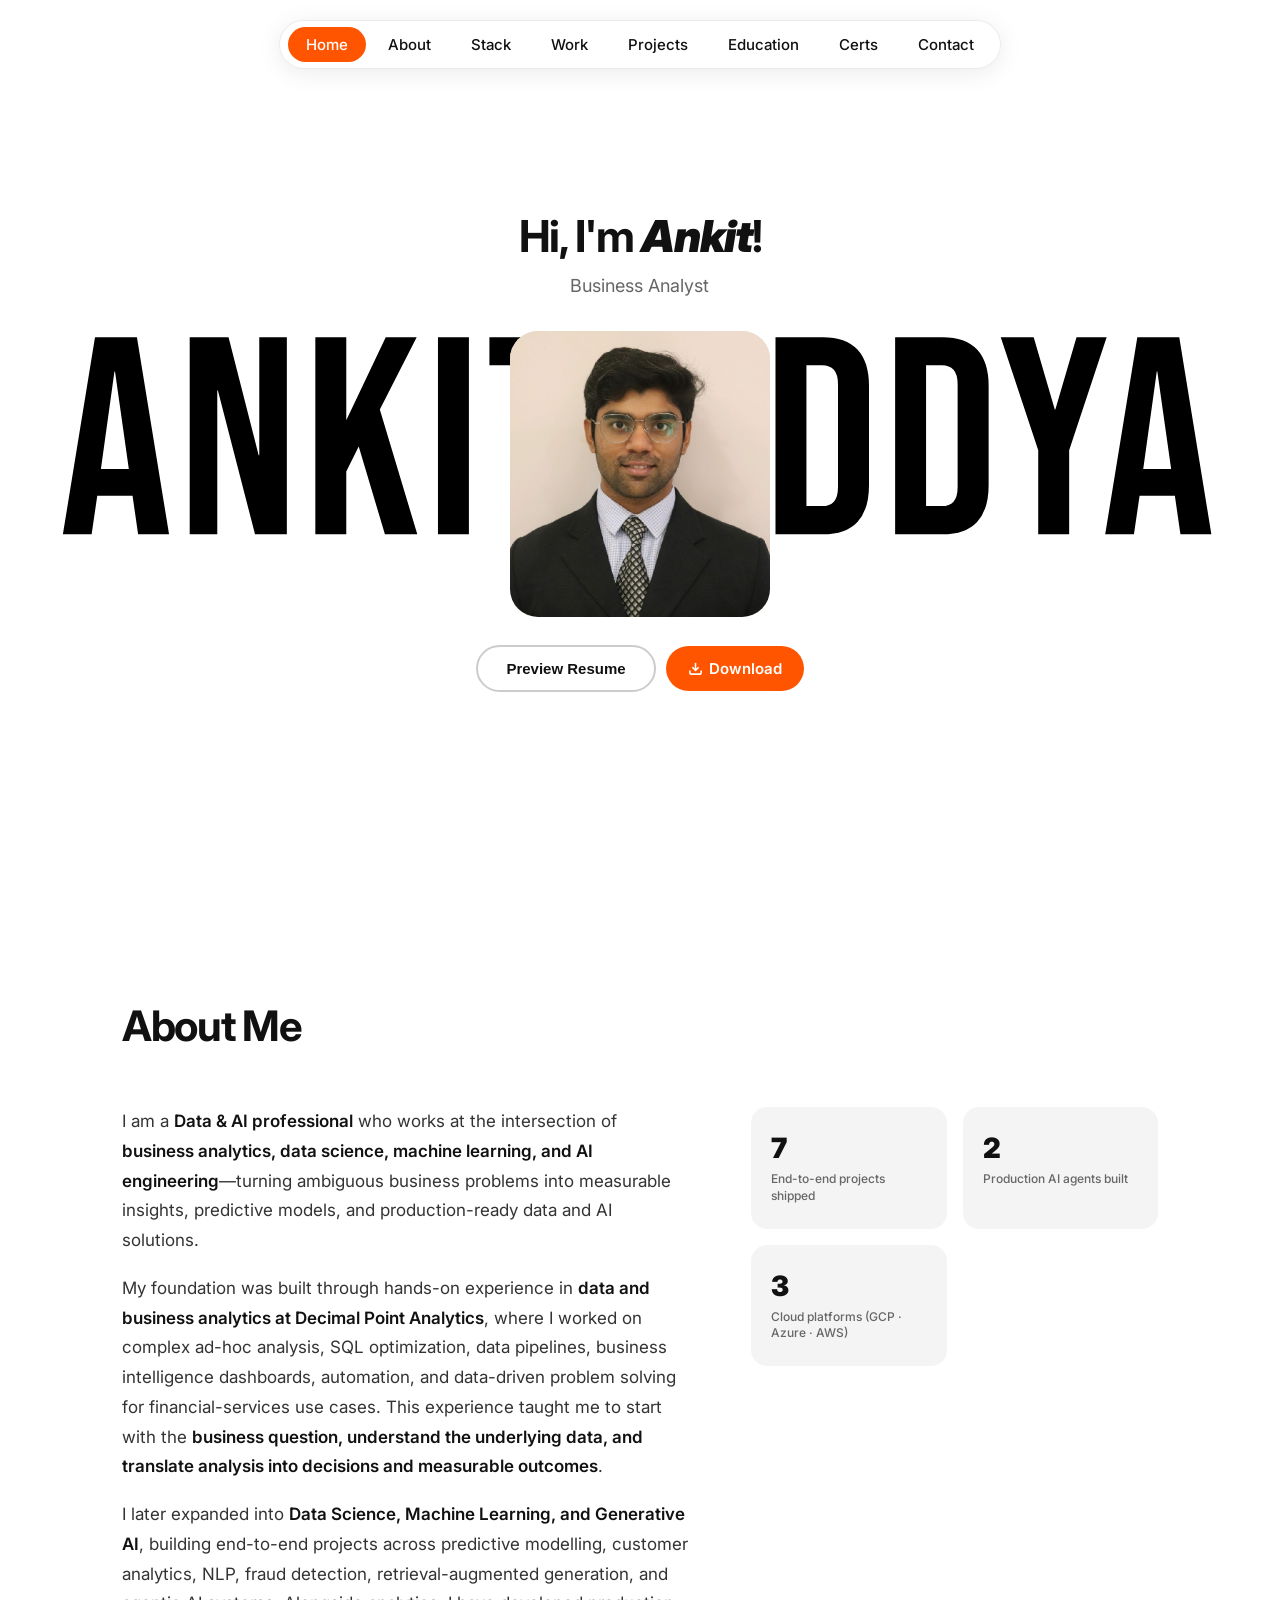
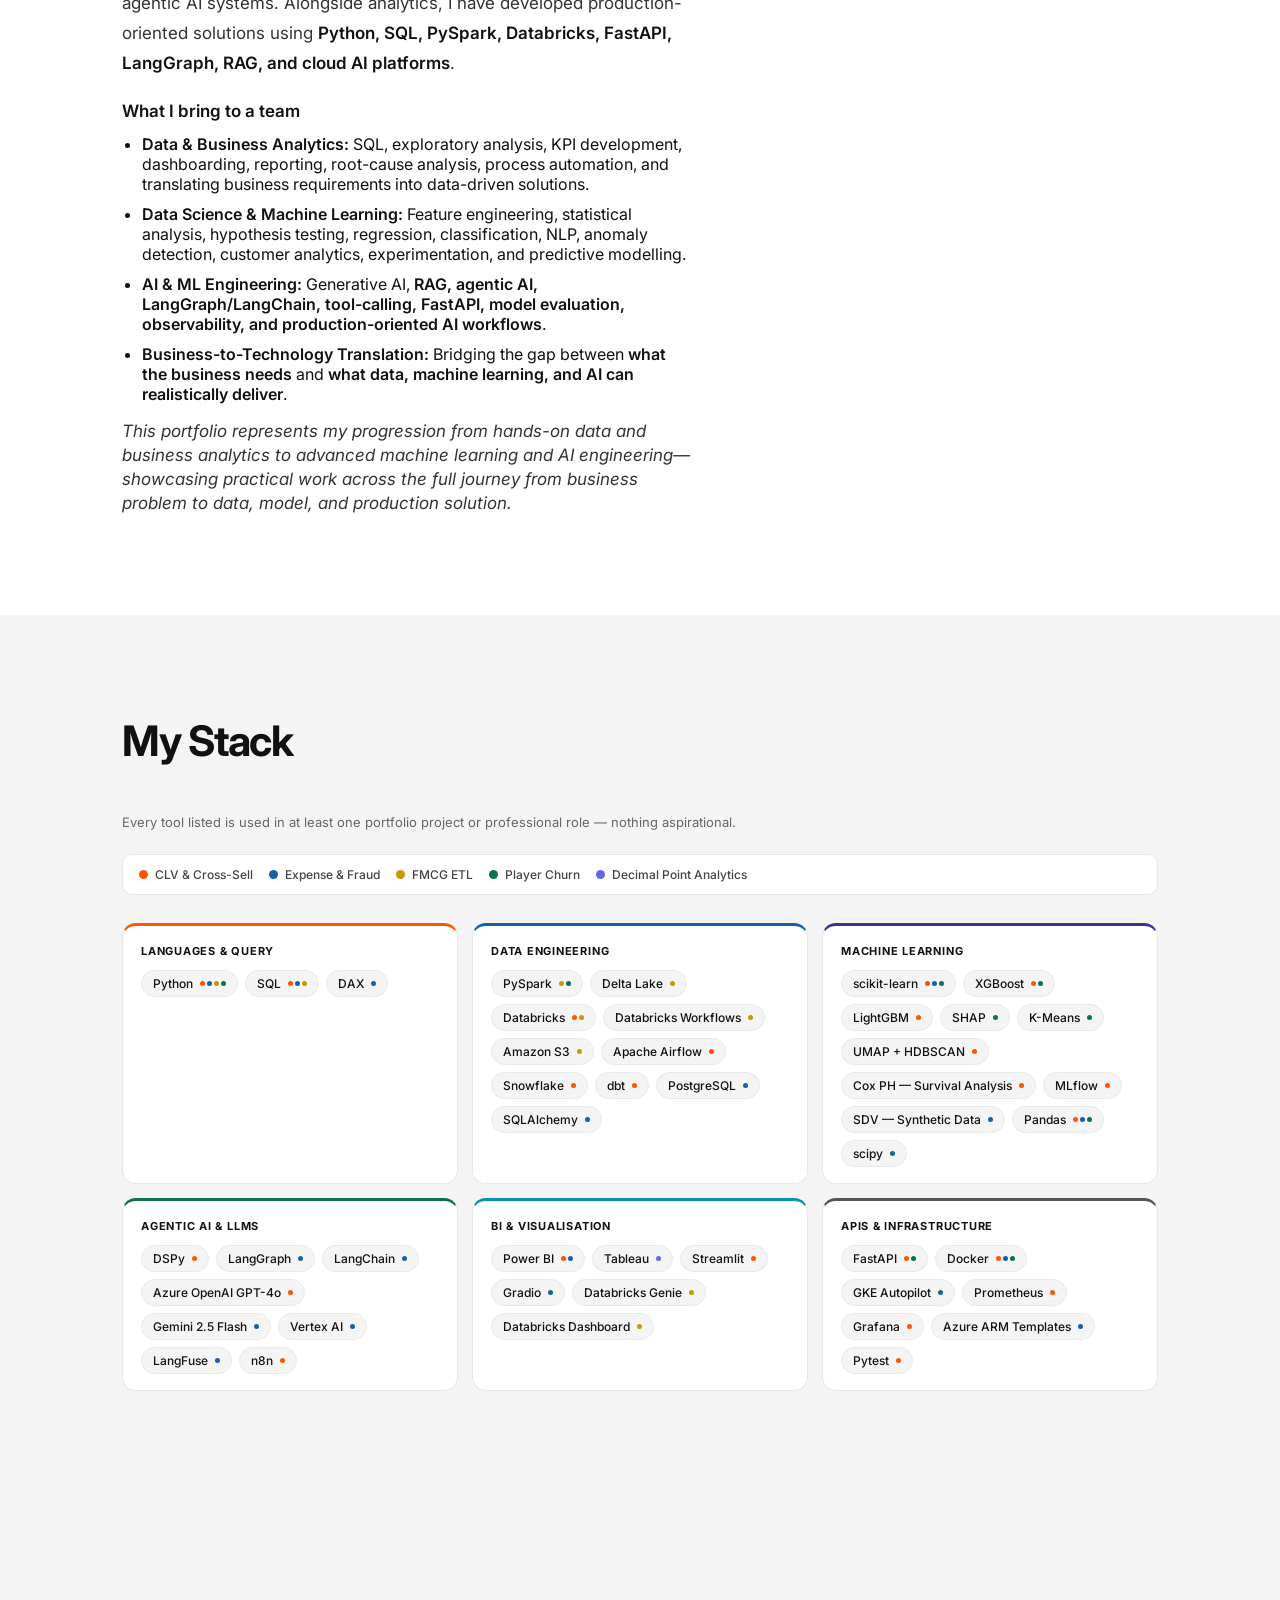
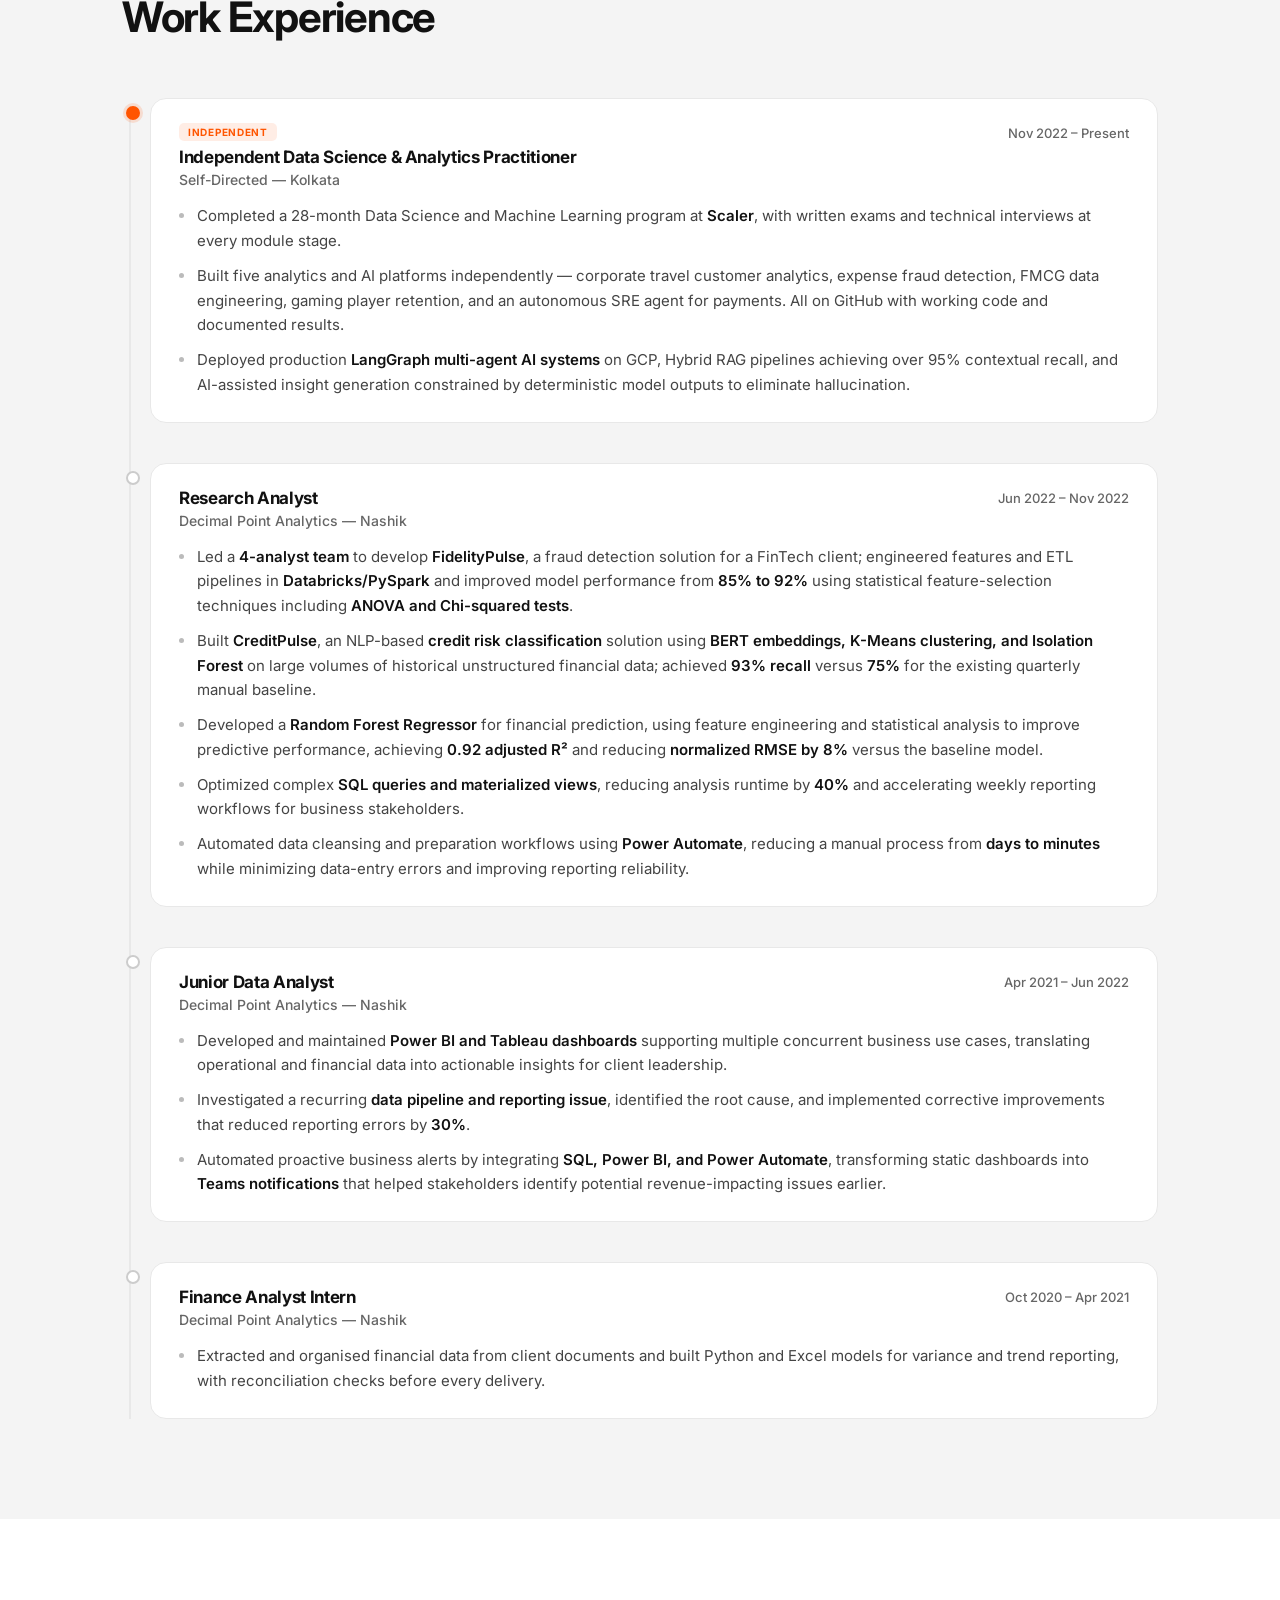
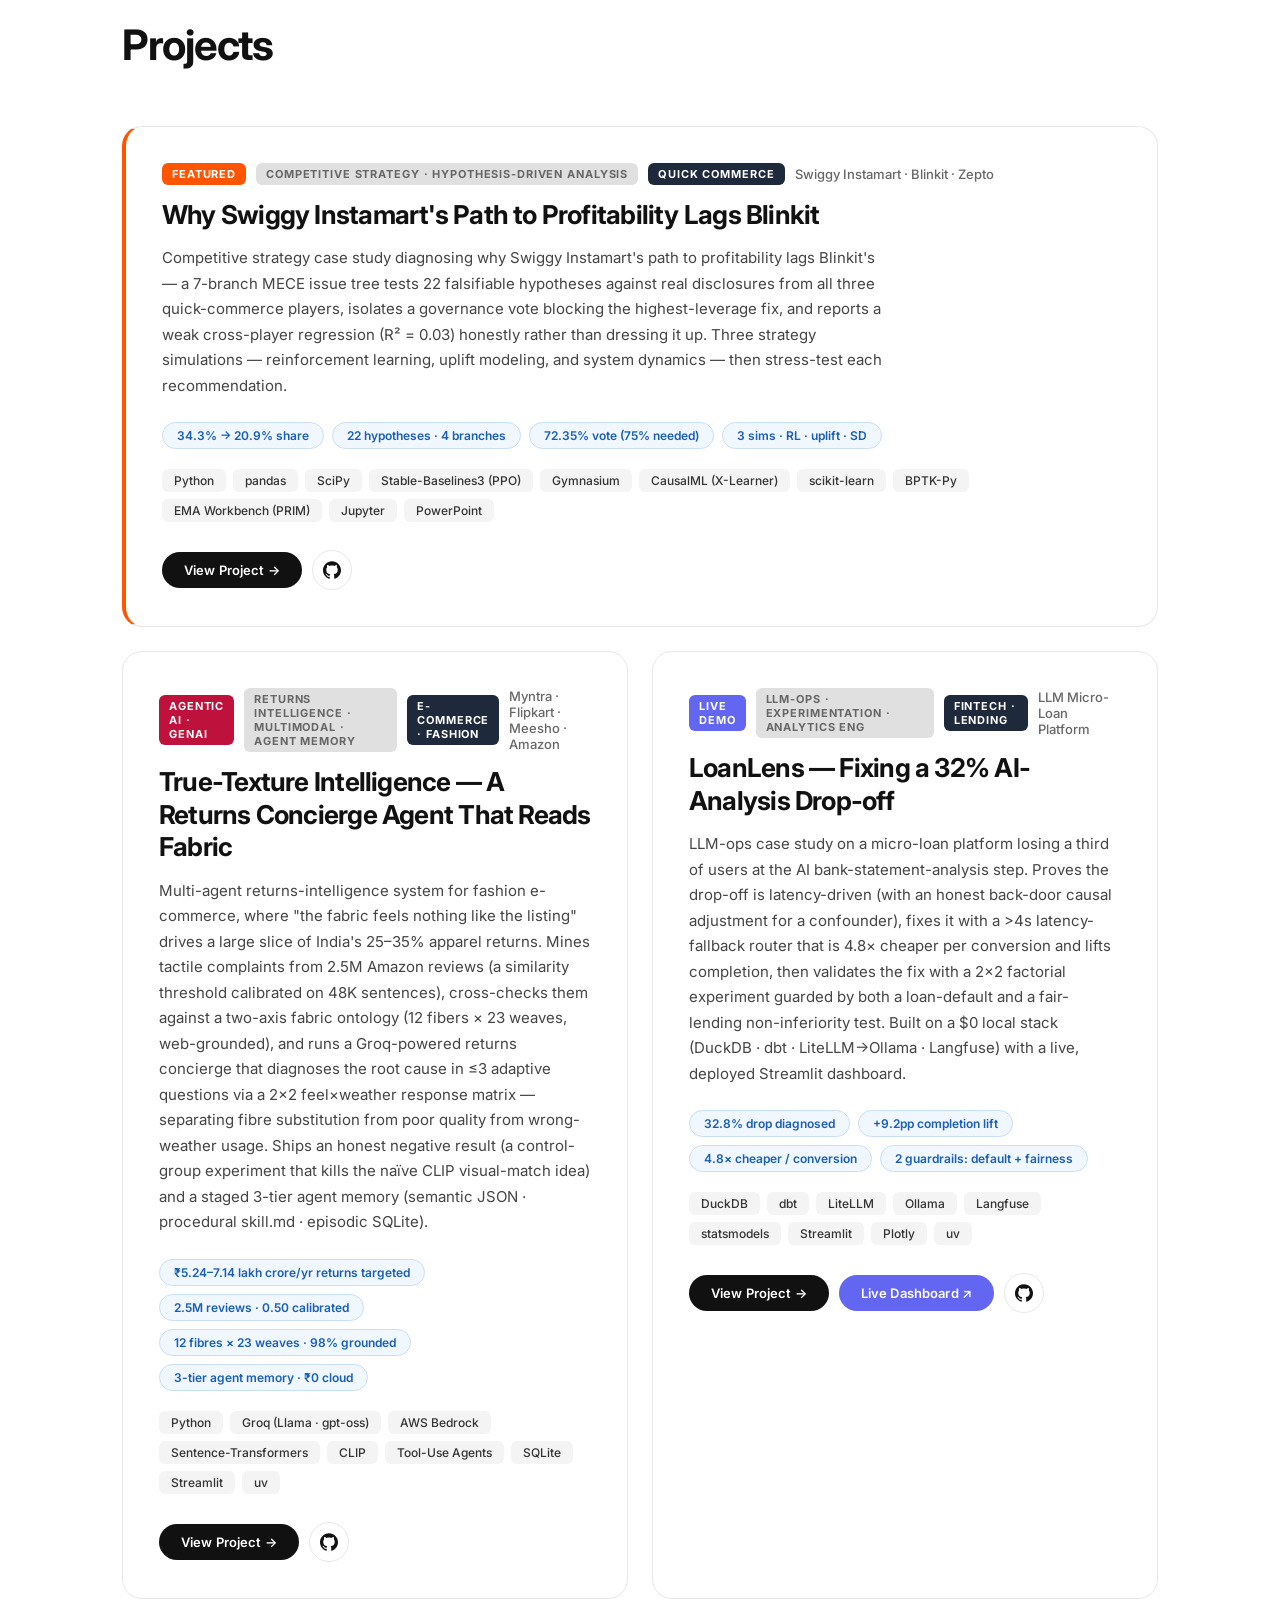
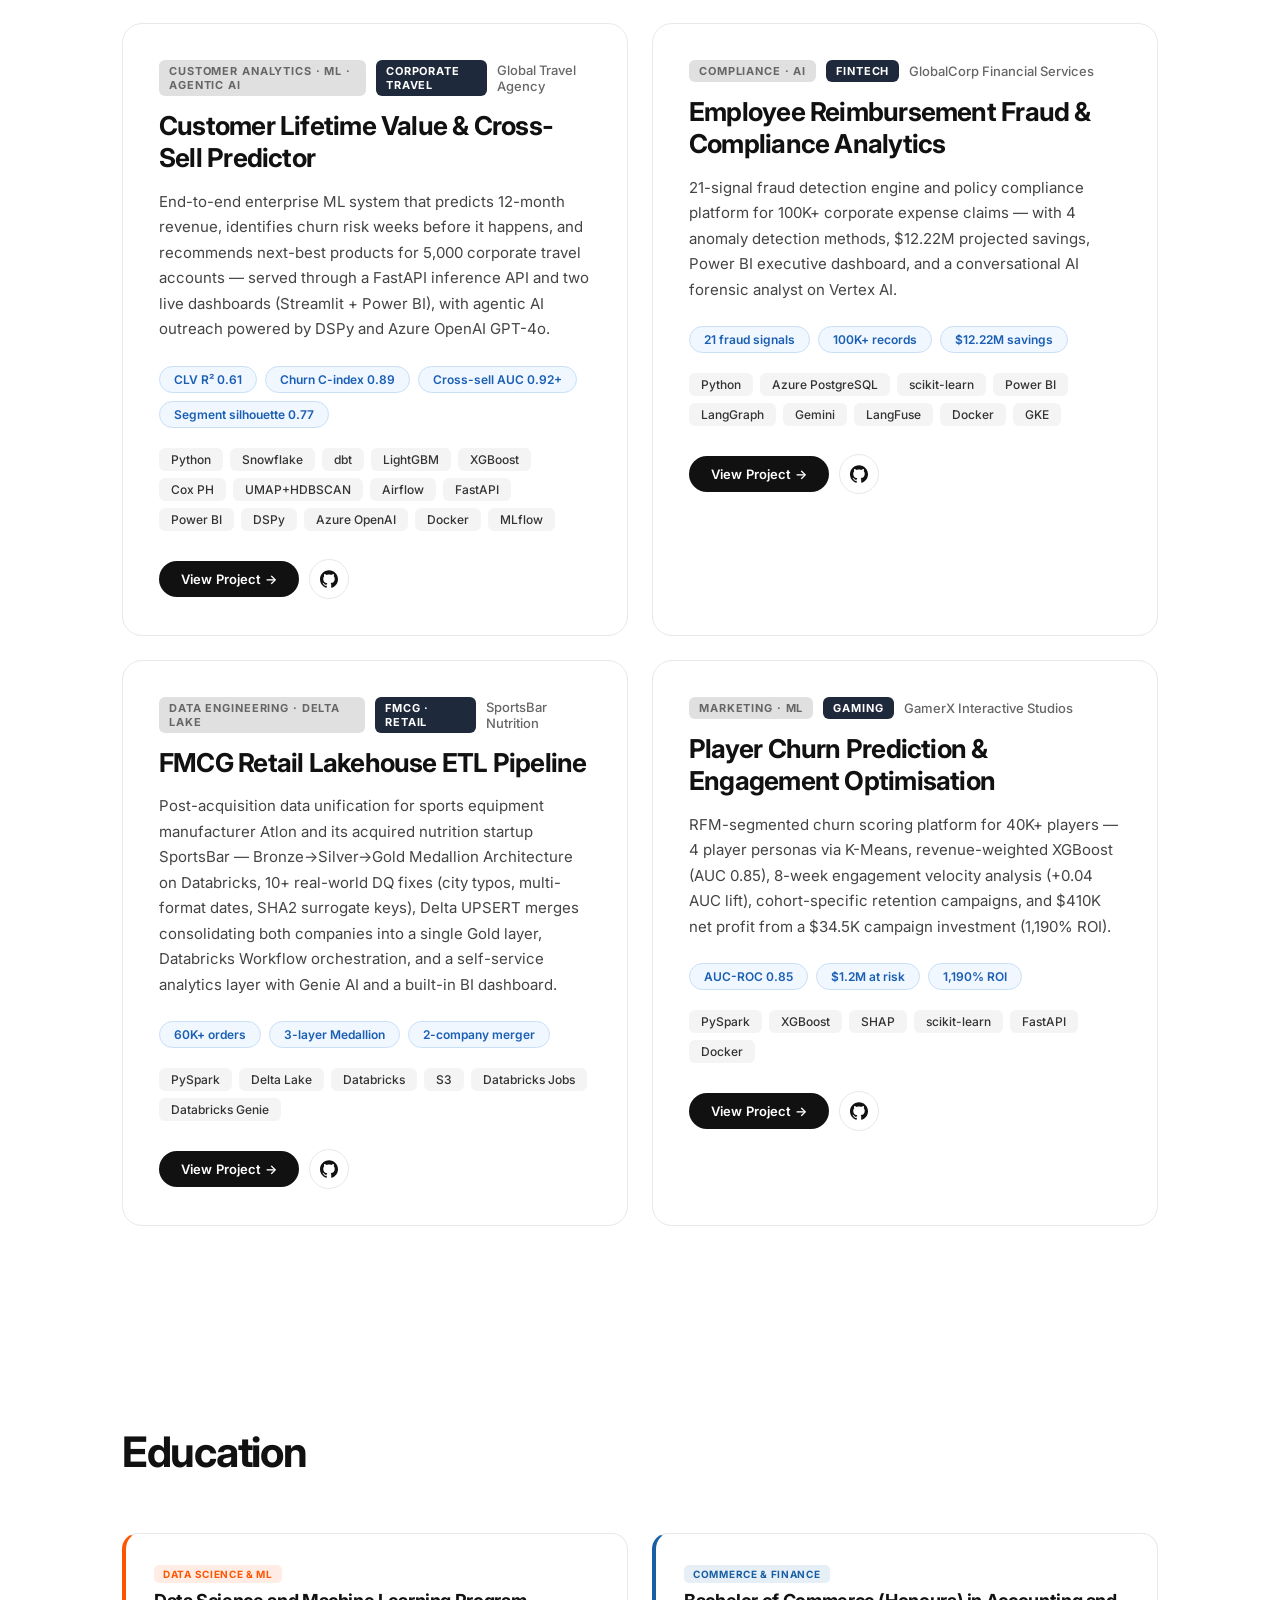
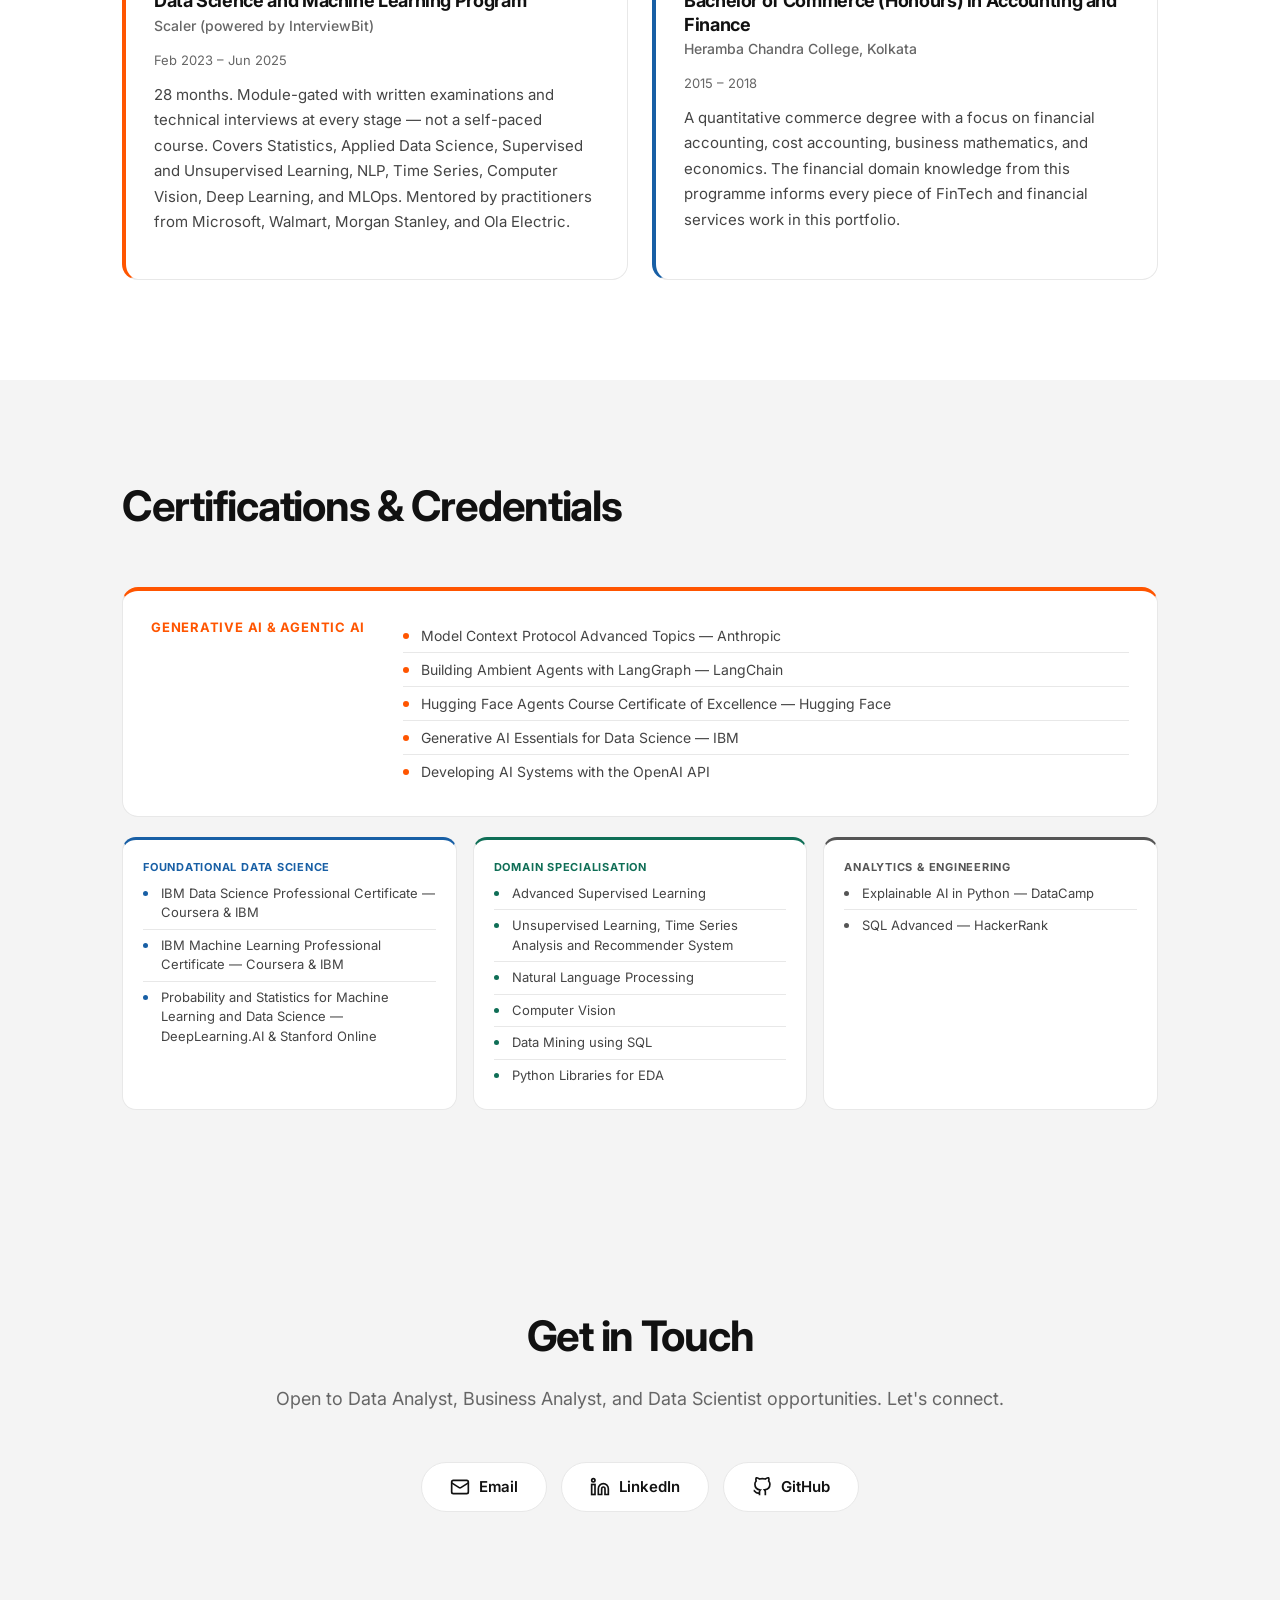
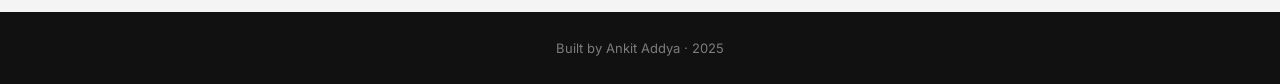
<file: index.html>
<!DOCTYPE html>
<html lang="en">

<head>
  <meta charset="UTF-8" />
  <meta name="viewport" content="width=device-width, initial-scale=1.0" />
  <title>Ankit Addya — Data Analyst · Business Analyst · Data Scientist</title>
  <meta name="description"
    content="Portfolio of Ankit Addya — Data Analyst, Business Analyst and Data Scientist specialising in ML pipelines, analytics engineering and BI dashboards." />
  <link rel="preconnect" href="https://fonts.googleapis.com" />
  <link rel="preconnect" href="https://fonts.gstatic.com" crossorigin />
  <link href="https://fonts.googleapis.com/css2?family=Inter:wght@400;500;600;700;900&family=Bebas+Neue&display=swap"
    rel="stylesheet" />
  <link rel="stylesheet" href="css/style.css" />
</head>

<body>

  <!-- ═══ NAV ═══════════════════════════════════════════════════════════ -->
  <nav class="navbar" id="navbar">
    <div class="nav-inner">
      <a href="#home" class="nav-link active" data-section="home">Home</a>
      <a href="#about" class="nav-link" data-section="about">About</a>
      <a href="#stack" class="nav-link" data-section="stack">Stack</a>
      <a href="#work" class="nav-link" data-section="work">Work</a>
      <a href="#projects" class="nav-link" data-section="projects">Projects</a>
      <a href="#education" class="nav-link" data-section="education">Education</a>
      <a href="#certs" class="nav-link" data-section="certs">Certs</a>
      <a href="#contact" class="nav-link" data-section="contact">Contact</a>
    </div>
  </nav>

  <!-- ═══ HERO ══════════════════════════════════════════════════════════ -->
  <section id="home" class="hero">

    <div class="hero-bg-name" aria-hidden="true">ANKIT&nbsp;ADDYA</div>

    <!-- centre content -->
    <div class="hero-content">
      <h1 class="hero-greeting">Hi, I'm <em>Ankit</em>!</h1>
      <p class="hero-role" id="hero-role" aria-live="polite">Data Analyst</p>

      <div class="hero-photo">
        <img src="assets/photo.jpg" alt="Ankit Addya" />
      </div>

      <div class="resume-btns">
        <button class="btn-resume" id="resume-btn" aria-haspopup="dialog">
          Preview Resume
        </button>
        <a href="assets/Ankit_Addya_Resume.pdf" download="Ankit_Addya_Resume.pdf" class="btn-resume-dl">
          <svg width="15" height="15" viewBox="0 0 24 24" fill="none" stroke="currentColor" stroke-width="2.5"
            aria-hidden="true">
            <path d="M21 15v4a2 2 0 0 1-2 2H5a2 2 0 0 1-2-2v-4" />
            <polyline points="7 10 12 15 17 10" />
            <line x1="12" y1="15" x2="12" y2="3" />
          </svg>
          Download
        </a>
      </div>
    </div>

  </section>

  <!-- ═══ ABOUT ═════════════════════════════════════════════════════════ -->
  <section id="about" class="section">
    <div class="container">
      <h2 class="section-title">About Me</h2>
      <div class="about-grid">

        <div class="about-text">
          <p>I am a <strong>Data &amp; AI professional</strong> who works at the intersection of <strong>business analytics, data science, machine learning, and AI engineering</strong>—turning ambiguous business problems into measurable insights, predictive models, and production-ready data and AI solutions.</p>
          <p>My foundation was built through hands-on experience in <strong>data and business analytics at Decimal Point Analytics</strong>, where I worked on complex ad-hoc analysis, SQL optimization, data pipelines, business intelligence dashboards, automation, and data-driven problem solving for financial-services use cases. This experience taught me to start with the <strong>business question, understand the underlying data, and translate analysis into decisions and measurable outcomes</strong>.</p>
          <p>I later expanded into <strong>Data Science, Machine Learning, and Generative AI</strong>, building end-to-end projects across predictive modelling, customer analytics, NLP, fraud detection, retrieval-augmented generation, and agentic AI systems. Alongside analytics, I have developed production-oriented solutions using <strong>Python, SQL, PySpark, Databricks, FastAPI, LangGraph, RAG, and cloud AI platforms</strong>.</p>
          <h3 class="about-subtitle">What I bring to a team</h3>
          <ul>
            <li><strong>Data &amp; Business Analytics:</strong> SQL, exploratory analysis, KPI development, dashboarding, reporting, root-cause analysis, process automation, and translating business requirements into data-driven solutions.</li>
            <li><strong>Data Science &amp; Machine Learning:</strong> Feature engineering, statistical analysis, hypothesis testing, regression, classification, NLP, anomaly detection, customer analytics, experimentation, and predictive modelling.</li>
            <li><strong>AI &amp; ML Engineering:</strong> Generative AI, <strong>RAG, agentic AI, LangGraph/LangChain, tool-calling, FastAPI, model evaluation, observability, and production-oriented AI workflows</strong>.</li>
            <li><strong>Business-to-Technology Translation:</strong> Bridging the gap between <strong>what the business needs</strong> and <strong>what data, machine learning, and AI can realistically deliver</strong>.</li>
          </ul>
          <p><em>This portfolio represents my progression from hands-on data and business analytics to advanced machine learning and AI engineering—showcasing practical work across the full journey from business problem to data, model, and production solution.</em></p>
        </div>

        <div class="about-stats">
          <div class="stat-card">
            <span class="stat-num">7</span>
            <span class="stat-label">End-to-end projects shipped</span>
          </div>
          <div class="stat-card">
            <span class="stat-num">2</span>
            <span class="stat-label">Production AI agents built</span>
          </div>
          <div class="stat-card">
            <span class="stat-num">3</span>
            <span class="stat-label">Cloud platforms (GCP · Azure · AWS)</span>
          </div>
        </div>

      </div>
    </div>
  </section>

  <!-- ═══ STACK ═════════════════════════════════════════════════════════ -->
  <section id="stack" class="section section-alt">
    <div class="container">
      <h2 class="section-title">My Stack</h2>
      <p class="stack-honest-note">Every tool listed is used in at least one portfolio project or professional role —
        nothing aspirational.</p>

      <div class="stack-legend">
        <span class="sl-item"><span class="sl-dot" style="background:#FF5500"></span>CLV &amp; Cross-Sell</span>
        <span class="sl-item"><span class="sl-dot" style="background:#185FA5"></span>Expense &amp; Fraud</span>
        <span class="sl-item"><span class="sl-dot" style="background:#C59A00"></span>FMCG ETL</span>
        <span class="sl-item"><span class="sl-dot" style="background:#0F6E56"></span>Player Churn</span>
        <span class="sl-item"><span class="sl-dot" style="background:#6366F1"></span>Decimal Point Analytics</span>
      </div>

      <div class="stack-grid">

        <!-- Languages & Query -->
        <div class="stack-category" style="--cat-color:#FF5500">
          <h3 class="stack-cat-label">Languages &amp; Query</h3>
          <div class="pills">
            <span class="pill">Python <span class="pdots"><span class="pd" style="background:#FF5500"></span><span
                  class="pd" style="background:#185FA5"></span><span class="pd" style="background:#C59A00"></span><span
                  class="pd" style="background:#0F6E56"></span></span></span>
            <span class="pill">SQL <span class="pdots"><span class="pd" style="background:#FF5500"></span><span
                  class="pd" style="background:#185FA5"></span><span class="pd"
                  style="background:#C59A00"></span></span></span>
            <span class="pill">DAX <span class="pdots"><span class="pd" style="background:#185FA5"></span></span></span>
          </div>
        </div>

        <!-- Data Engineering -->
        <div class="stack-category" style="--cat-color:#185FA5">
          <h3 class="stack-cat-label">Data Engineering</h3>
          <div class="pills">
            <span class="pill">PySpark <span class="pdots"><span class="pd" style="background:#C59A00"></span><span
                  class="pd" style="background:#0F6E56"></span></span></span>
            <span class="pill">Delta Lake <span class="pdots"><span class="pd"
                  style="background:#C59A00"></span></span></span>
            <span class="pill">Databricks <span class="pdots"><span class="pd" style="background:#FF5500"></span><span
                  class="pd" style="background:#C59A00"></span></span></span>
            <span class="pill">Databricks Workflows <span class="pdots"><span class="pd"
                  style="background:#C59A00"></span></span></span>
            <span class="pill">Amazon S3 <span class="pdots"><span class="pd"
                  style="background:#C59A00"></span></span></span>
            <span class="pill">Apache Airflow <span class="pdots"><span class="pd"
                  style="background:#FF5500"></span></span></span>
            <span class="pill">Snowflake <span class="pdots"><span class="pd"
                  style="background:#FF5500"></span></span></span>
            <span class="pill">dbt <span class="pdots"><span class="pd" style="background:#FF5500"></span></span></span>
            <span class="pill">PostgreSQL <span class="pdots"><span class="pd"
                  style="background:#185FA5"></span></span></span>
            <span class="pill">SQLAlchemy <span class="pdots"><span class="pd"
                  style="background:#185FA5"></span></span></span>
          </div>
        </div>

        <!-- Machine Learning -->
        <div class="stack-category" style="--cat-color:#3C3489">
          <h3 class="stack-cat-label">Machine Learning</h3>
          <div class="pills">
            <span class="pill">scikit-learn <span class="pdots"><span class="pd" style="background:#FF5500"></span><span
                  class="pd" style="background:#185FA5"></span><span class="pd"
                  style="background:#0F6E56"></span></span></span>
            <span class="pill">XGBoost <span class="pdots"><span class="pd" style="background:#FF5500"></span><span
                  class="pd" style="background:#0F6E56"></span></span></span>
            <span class="pill">LightGBM <span class="pdots"><span class="pd"
                  style="background:#FF5500"></span></span></span>
            <span class="pill">SHAP <span class="pdots"><span class="pd"
                  style="background:#0F6E56"></span></span></span>
            <span class="pill">K-Means <span class="pdots"><span class="pd"
                  style="background:#0F6E56"></span></span></span>
            <span class="pill">UMAP + HDBSCAN <span class="pdots"><span class="pd"
                  style="background:#FF5500"></span></span></span>
            <span class="pill">Cox PH &mdash; Survival Analysis <span class="pdots"><span class="pd"
                  style="background:#FF5500"></span></span></span>
            <span class="pill">MLflow <span class="pdots"><span class="pd"
                  style="background:#FF5500"></span></span></span>
            <span class="pill">SDV &mdash; Synthetic Data <span class="pdots"><span class="pd"
                  style="background:#185FA5"></span></span></span>
            <span class="pill">Pandas <span class="pdots"><span class="pd" style="background:#FF5500"></span><span
                  class="pd" style="background:#185FA5"></span><span class="pd"
                  style="background:#0F6E56"></span></span></span>
            <span class="pill">scipy <span class="pdots"><span class="pd"
                  style="background:#185FA5"></span></span></span>
          </div>
        </div>

        <!-- Agentic AI & LLMs -->
        <div class="stack-category" style="--cat-color:#0F6E56">
          <h3 class="stack-cat-label">Agentic AI &amp; LLMs</h3>
          <div class="pills">
            <span class="pill">DSPy <span class="pdots"><span class="pd"
                  style="background:#FF5500"></span></span></span>
            <span class="pill">LangGraph <span class="pdots"><span class="pd"
                  style="background:#185FA5"></span></span></span>
            <span class="pill">LangChain <span class="pdots"><span class="pd"
                  style="background:#185FA5"></span></span></span>
            <span class="pill">Azure OpenAI GPT-4o <span class="pdots"><span class="pd"
                  style="background:#FF5500"></span></span></span>
            <span class="pill">Gemini 2.5 Flash <span class="pdots"><span class="pd"
                  style="background:#185FA5"></span></span></span>
            <span class="pill">Vertex AI <span class="pdots"><span class="pd"
                  style="background:#185FA5"></span></span></span>
            <span class="pill">LangFuse <span class="pdots"><span class="pd"
                  style="background:#185FA5"></span></span></span>
            <span class="pill">n8n <span class="pdots"><span class="pd" style="background:#FF5500"></span></span></span>
          </div>
        </div>

        <!-- BI & Visualisation -->
        <div class="stack-category" style="--cat-color:#0891B2">
          <h3 class="stack-cat-label">BI &amp; Visualisation</h3>
          <div class="pills">
            <span class="pill">Power BI <span class="pdots"><span class="pd" style="background:#FF5500"></span><span
                  class="pd" style="background:#185FA5"></span></span></span>
            <span class="pill">Tableau <span class="pdots"><span class="pd"
                  style="background:#6366F1"></span></span></span>
            <span class="pill">Streamlit <span class="pdots"><span class="pd"
                  style="background:#FF5500"></span></span></span>
            <span class="pill">Gradio <span class="pdots"><span class="pd"
                  style="background:#185FA5"></span></span></span>
            <span class="pill">Databricks Genie <span class="pdots"><span class="pd"
                  style="background:#C59A00"></span></span></span>
            <span class="pill">Databricks Dashboard <span class="pdots"><span class="pd"
                  style="background:#C59A00"></span></span></span>
          </div>
        </div>

        <!-- APIs & Infrastructure -->
        <div class="stack-category" style="--cat-color:#555555">
          <h3 class="stack-cat-label">APIs &amp; Infrastructure</h3>
          <div class="pills">
            <span class="pill">FastAPI <span class="pdots"><span class="pd" style="background:#FF5500"></span><span
                  class="pd" style="background:#0F6E56"></span></span></span>
            <span class="pill">Docker <span class="pdots"><span class="pd" style="background:#FF5500"></span><span
                  class="pd" style="background:#185FA5"></span><span class="pd"
                  style="background:#0F6E56"></span></span></span>
            <span class="pill">GKE Autopilot <span class="pdots"><span class="pd"
                  style="background:#185FA5"></span></span></span>
            <span class="pill">Prometheus <span class="pdots"><span class="pd"
                  style="background:#FF5500"></span></span></span>
            <span class="pill">Grafana <span class="pdots"><span class="pd"
                  style="background:#FF5500"></span></span></span>
            <span class="pill">Azure ARM Templates <span class="pdots"><span class="pd"
                  style="background:#185FA5"></span></span></span>
            <span class="pill">Pytest <span class="pdots"><span class="pd"
                  style="background:#FF5500"></span></span></span>
          </div>
        </div>

      </div>
    </div>
  </section>

  <!-- ═══ WORK EXPERIENCE ═════════════════════════════════════════════ -->
  <section id="work" class="section section-alt">
    <div class="container">
      <h2 class="section-title">Work Experience</h2>
      <div class="timeline">

        <!-- ── Role 1 ── -->
        <div class="tl-item">
          <div class="tl-marker tl-marker--current"></div>
          <div class="tl-card">
            <div class="tl-header">
              <div class="tl-title-block">
                <span class="tl-badge tl-badge--self">Independent</span>
                <h3 class="tl-role">Independent Data Science &amp; Analytics Practitioner</h3>
                <p class="tl-org">Self-Directed &mdash; Kolkata</p>
              </div>
              <span class="tl-dates">Nov 2022 &ndash; Present</span>
            </div>
            <ul class="tl-bullets">
              <li>Completed a 28-month Data Science and Machine Learning program at <strong>Scaler</strong>, with
                written exams and technical interviews at every module stage.</li>
              <li>Built five analytics and AI platforms independently &mdash; corporate travel customer analytics,
                expense fraud detection, FMCG data engineering, gaming player retention, and an autonomous SRE agent for
                payments. All on GitHub with working code and documented results.</li>
              <li>Deployed production <strong>LangGraph multi-agent AI systems</strong> on GCP, Hybrid RAG pipelines
                achieving over 95% contextual recall, and AI-assisted insight generation constrained by deterministic
                model outputs to eliminate hallucination.</li>
            </ul>
          </div>
        </div>

        <!-- ── Role 2 ── -->
        <div class="tl-item">
          <div class="tl-marker"></div>
          <div class="tl-card">
            <div class="tl-header">
              <div class="tl-title-block">
                <h3 class="tl-role">Research Analyst</h3>
                <p class="tl-org">Decimal Point Analytics &mdash; Nashik</p>
              </div>
              <span class="tl-dates">Jun 2022 &ndash; Nov 2022</span>
            </div>
            <ul class="tl-bullets">
              <li>Led a <strong>4-analyst team</strong> to develop <strong>FidelityPulse</strong>, a fraud detection solution for a FinTech client; engineered features and ETL pipelines in <strong>Databricks/PySpark</strong> and improved model performance from <strong>85% to 92%</strong> using statistical feature-selection techniques including <strong>ANOVA and Chi-squared tests</strong>.</li>
              <li>Built <strong>CreditPulse</strong>, an NLP-based <strong>credit risk classification</strong> solution using <strong>BERT embeddings, K-Means clustering, and Isolation Forest</strong> on large volumes of historical unstructured financial data; achieved <strong>93% recall</strong> versus <strong>75%</strong> for the existing quarterly manual baseline.</li>
              <li>Developed a <strong>Random Forest Regressor</strong> for financial prediction, using feature engineering and statistical analysis to improve predictive performance, achieving <strong>0.92 adjusted R²</strong> and reducing <strong>normalized RMSE by 8%</strong> versus the baseline model.</li>
              <li>Optimized complex <strong>SQL queries and materialized views</strong>, reducing analysis runtime by <strong>40%</strong> and accelerating weekly reporting workflows for business stakeholders.</li>
              <li>Automated data cleansing and preparation workflows using <strong>Power Automate</strong>, reducing a manual process from <strong>days to minutes</strong> while minimizing data-entry errors and improving reporting reliability.</li>
            </ul>
          </div>
        </div>

        <!-- ── Role 3 ── -->
        <div class="tl-item">
          <div class="tl-marker"></div>
          <div class="tl-card">
            <div class="tl-header">
              <div class="tl-title-block">
                <h3 class="tl-role">Junior Data Analyst</h3>
                <p class="tl-org">Decimal Point Analytics &mdash; Nashik</p>
              </div>
              <span class="tl-dates">Apr 2021 &ndash; Jun 2022</span>
            </div>
            <ul class="tl-bullets">
              <li>Developed and maintained <strong>Power BI and Tableau dashboards</strong> supporting multiple concurrent business use cases, translating operational and financial data into actionable insights for client leadership.</li>
              <li>Investigated a recurring <strong>data pipeline and reporting issue</strong>, identified the root cause, and implemented corrective improvements that reduced reporting errors by <strong>30%</strong>.</li>
              <li>Automated proactive business alerts by integrating <strong>SQL, Power BI, and Power Automate</strong>, transforming static dashboards into <strong>Teams notifications</strong> that helped stakeholders identify potential revenue-impacting issues earlier.</li>
            </ul>
          </div>
        </div>

        <!-- ── Role 4 ── -->
        <div class="tl-item tl-item--last">
          <div class="tl-marker"></div>
          <div class="tl-card">
            <div class="tl-header">
              <div class="tl-title-block">
                <h3 class="tl-role">Finance Analyst Intern</h3>
                <p class="tl-org">Decimal Point Analytics &mdash; Nashik</p>
              </div>
              <span class="tl-dates">Oct 2020 &ndash; Apr 2021</span>
            </div>
            <ul class="tl-bullets">
              <li>Extracted and organised financial data from client documents and built Python and Excel models for
                variance and trend reporting, with reconciliation checks before every delivery.</li>
            </ul>
          </div>
        </div>

      </div>
    </div>
  </section>

  <!-- ═══ PROJECTS ══════════════════════════════════════════════════════ -->
  <section id="projects" class="section">
    <div class="container">
      <h2 class="section-title">Projects</h2>
      <div class="projects-grid">

        <!-- ── 1: Quick Commerce Strategy (featured, full-width) ── -->
        <article class="project-card project-featured">
          <div class="project-meta">
            <span class="project-tag">Featured</span>
            <span class="project-tag project-tag-muted">Competitive Strategy · Hypothesis-Driven Analysis</span>
            <span class="project-tag project-tag-industry">Quick Commerce</span>
            <span class="project-org">Swiggy Instamart · Blinkit · Zepto</span>
          </div>
          <h3 class="project-name">Why Swiggy Instamart's Path to Profitability Lags Blinkit</h3>
          <p class="project-desc">Competitive strategy case study diagnosing why Swiggy Instamart's path to
            profitability lags Blinkit's — a 7-branch MECE issue tree tests 22 falsifiable hypotheses against real
            disclosures from all three quick-commerce players, isolates a governance vote blocking the highest-leverage
            fix, and reports a weak cross-player regression (R² = 0.03) honestly rather than dressing it up. Three
            strategy simulations — reinforcement learning, uplift modeling, and system dynamics — then stress-test each
            recommendation.</p>
          <div class="project-metrics">
            <div class="metric-badge">34.3% → 20.9% share</div>
            <div class="metric-badge">22 hypotheses · 4 branches</div>
            <div class="metric-badge">72.35% vote (75% needed)</div>
            <div class="metric-badge">3 sims · RL · uplift · SD</div>
          </div>
          <div class="project-stack">
            <span class="stag">Python</span>
            <span class="stag">pandas</span>
            <span class="stag">SciPy</span>
            <span class="stag">Stable-Baselines3 (PPO)</span>
            <span class="stag">Gymnasium</span>
            <span class="stag">CausalML (X-Learner)</span>
            <span class="stag">scikit-learn</span>
            <span class="stag">BPTK-Py</span>
            <span class="stag">EMA Workbench (PRIM)</span>
            <span class="stag">Jupyter</span>
            <span class="stag">PowerPoint</span>
          </div>
          <div class="project-actions">
            <a href="projects/quick-commerce-strategy.html" class="btn-view-project">View Project →</a>
            <a href="https://github.com/addy9051/swiggy_instamart_quick_commerce_strategy" class="btn-github"
              target="_blank" rel="noopener noreferrer" aria-label="View on GitHub">
              <svg viewBox="0 0 24 24" xmlns="http://www.w3.org/2000/svg" aria-hidden="true">
                <path
                  d="M12 .297c-6.63 0-12 5.373-12 12 0 5.303 3.438 9.8 8.205 11.385.6.113.82-.258.82-.577 0-.285-.01-1.04-.015-2.04-3.338.724-4.042-1.61-4.042-1.61C4.422 18.07 3.633 17.7 3.633 17.7c-1.087-.744.084-.729.084-.729 1.205.084 1.838 1.236 1.838 1.236 1.07 1.835 2.809 1.305 3.495.998.108-.776.417-1.305.76-1.605-2.665-.3-5.466-1.332-5.466-5.93 0-1.31.465-2.38 1.235-3.22-.135-.303-.54-1.523.105-3.176 0 0 1.005-.322 3.3 1.23.96-.267 1.98-.399 3-.405 1.02.006 2.04.138 3 .405 2.28-1.552 3.285-1.23 3.285-1.23.645 1.653.24 2.873.12 3.176.765.84 1.23 1.91 1.23 3.22 0 4.61-2.805 5.625-5.475 5.92.42.36.81 1.096.81 2.22 0 1.606-.015 2.896-.015 3.286 0 .315.21.69.825.57C20.565 22.092 24 17.592 24 12.297c0-6.627-5.373-12-12-12" />
              </svg>
            </a>
          </div>
        </article>

        <!-- ── 2–7: Two-column grid ── -->
        <div class="projects-sub-grid">

          <!-- ── 2: True-Texture (Agentic AI · fashion returns) ── -->
          <article class="project-card">
            <div class="project-meta">
              <span class="project-tag" style="background:#BE123C">Agentic AI · GenAI</span>
              <span class="project-tag project-tag-muted">Returns Intelligence · Multimodal · Agent Memory</span>
              <span class="project-tag project-tag-industry">E-commerce · Fashion</span>
              <span class="project-org">Myntra · Flipkart · Meesho · Amazon</span>
            </div>
            <h3 class="project-name">True-Texture Intelligence — A Returns Concierge Agent That Reads Fabric</h3>
            <p class="project-desc">Multi-agent returns-intelligence system for fashion e-commerce, where
              "the fabric feels nothing like the listing" drives a large slice of India's 25–35% apparel
              returns. Mines tactile complaints from 2.5M Amazon reviews (a similarity threshold
              calibrated on 48K sentences), cross-checks them against a two-axis fabric ontology
              (12 fibers × 23 weaves, web-grounded), and runs a Groq-powered returns concierge that
              diagnoses the root cause in ≤3 adaptive questions via a 2×2 feel×weather response matrix —
              separating fibre substitution from poor quality from wrong-weather usage. Ships an honest
              negative result (a control-group experiment that kills the naïve CLIP visual-match idea)
              and a staged 3-tier agent memory (semantic JSON · procedural skill.md · episodic SQLite).</p>
            <div class="project-metrics">
              <div class="metric-badge">₹5.24–7.14 lakh crore/yr returns targeted</div>
              <div class="metric-badge">2.5M reviews · 0.50 calibrated</div>
              <div class="metric-badge">12 fibres × 23 weaves · 98% grounded</div>
              <div class="metric-badge">3-tier agent memory · ₹0 cloud</div>
            </div>
            <div class="project-stack">
              <span class="stag">Python</span>
              <span class="stag">Groq (Llama · gpt-oss)</span>
              <span class="stag">AWS Bedrock</span>
              <span class="stag">Sentence-Transformers</span>
              <span class="stag">CLIP</span>
              <span class="stag">Tool-Use Agents</span>
              <span class="stag">SQLite</span>
              <span class="stag">Streamlit</span>
              <span class="stag">uv</span>
            </div>
            <div class="project-actions">
              <a href="projects/true-texture.html" class="btn-view-project">View Project →</a>
              <a href="https://github.com/addy9051/True-texture-detector-AI-system" class="btn-github" target="_blank"
                rel="noopener noreferrer" aria-label="View on GitHub">
                <svg viewBox="0 0 24 24" xmlns="http://www.w3.org/2000/svg" aria-hidden="true">
                  <path
                    d="M12 .297c-6.63 0-12 5.373-12 12 0 5.303 3.438 9.8 8.205 11.385.6.113.82-.258.82-.577 0-.285-.01-1.04-.015-2.04-3.338.724-4.042-1.61-4.042-1.61C4.422 18.07 3.633 17.7 3.633 17.7c-1.087-.744.084-.729.084-.729 1.205.084 1.838 1.236 1.838 1.236 1.07 1.835 2.809 1.305 3.495.998.108-.776.417-1.305.76-1.605-2.665-.3-5.466-1.332-5.466-5.93 0-1.31.465-2.38 1.235-3.22-.135-.303-.54-1.523.105-3.176 0 0 1.005-.322 3.3 1.23.96-.267 1.98-.399 3-.405 1.02.006 2.04.138 3 .405 2.28-1.552 3.285-1.23 3.285-1.23.645 1.653.24 2.873.12 3.176.765.84 1.23 1.91 1.23 3.22 0 4.61-2.805 5.625-5.475 5.92.42.36.81 1.096.81 2.22 0 1.606-.015 2.896-.015 3.286 0 .315.21.69.825.57C20.565 22.092 24 17.592 24 12.297c0-6.627-5.373-12-12-12" />
                </svg>
              </a>
            </div>
          </article>

          <!-- ── 3: LoanLens (LLM-Ops, live demo) ── -->
          <article class="project-card">
            <div class="project-meta">
              <span class="project-tag" style="background:#6366F1">Live Demo</span>
              <span class="project-tag project-tag-muted">LLM-Ops · Experimentation · Analytics Eng</span>
              <span class="project-tag project-tag-industry">FinTech · Lending</span>
              <span class="project-org">LLM Micro-Loan Platform</span>
            </div>
            <h3 class="project-name">LoanLens — Fixing a 32% AI-Analysis Drop-off</h3>
            <p class="project-desc">LLM-ops case study on a micro-loan platform losing a third of users at the AI
              bank-statement-analysis step. Proves the drop-off is latency-driven (with an honest back-door causal
              adjustment for a confounder), fixes it with a &gt;4s latency-fallback router that is 4.8&times; cheaper
              per
              conversion and lifts completion, then validates the fix with a 2&times;2 factorial experiment guarded by
              both a loan-default and a fair-lending non-inferiority test. Built on a $0 local stack (DuckDB · dbt ·
              LiteLLM→Ollama · Langfuse) with a live, deployed Streamlit dashboard.</p>
            <div class="project-metrics">
              <div class="metric-badge">32.8% drop diagnosed</div>
              <div class="metric-badge">+9.2pp completion lift</div>
              <div class="metric-badge">4.8× cheaper / conversion</div>
              <div class="metric-badge">2 guardrails: default + fairness</div>
            </div>
            <div class="project-stack">
              <span class="stag">DuckDB</span>
              <span class="stag">dbt</span>
              <span class="stag">LiteLLM</span>
              <span class="stag">Ollama</span>
              <span class="stag">Langfuse</span>
              <span class="stag">statsmodels</span>
              <span class="stag">Streamlit</span>
              <span class="stag">Plotly</span>
              <span class="stag">uv</span>
            </div>
            <div class="project-actions">
              <a href="projects/loanlens.html" class="btn-view-project">View Project →</a>
              <a href="https://fintechai-analytics-project-ankitaddya.streamlit.app/" class="btn-view-project"
                style="background:#6366F1" target="_blank" rel="noopener noreferrer">Live Dashboard ↗</a>
              <a href="https://github.com/addy9051/FinTechAI-product-analytics-project" class="btn-github"
                target="_blank" rel="noopener noreferrer" aria-label="View on GitHub">
                <svg viewBox="0 0 24 24" xmlns="http://www.w3.org/2000/svg" aria-hidden="true">
                  <path
                    d="M12 .297c-6.63 0-12 5.373-12 12 0 5.303 3.438 9.8 8.205 11.385.6.113.82-.258.82-.577 0-.285-.01-1.04-.015-2.04-3.338.724-4.042-1.61-4.042-1.61C4.422 18.07 3.633 17.7 3.633 17.7c-1.087-.744.084-.729.084-.729 1.205.084 1.838 1.236 1.838 1.236 1.07 1.835 2.809 1.305 3.495.998.108-.776.417-1.305.76-1.605-2.665-.3-5.466-1.332-5.466-5.93 0-1.31.465-2.38 1.235-3.22-.135-.303-.54-1.523.105-3.176 0 0 1.005-.322 3.3 1.23.96-.267 1.98-.399 3-.405 1.02.006 2.04.138 3 .405 2.28-1.552 3.285-1.23 3.285-1.23.645 1.653.24 2.873.12 3.176.765.84 1.23 1.91 1.23 3.22 0 4.61-2.805 5.625-5.475 5.92.42.36.81 1.096.81 2.22 0 1.606-.015 2.896-.015 3.286 0 .315.21.69.825.57C20.565 22.092 24 17.592 24 12.297c0-6.627-5.373-12-12-12" />
                </svg>
              </a>
            </div>
          </article>

          <!-- ── 3: CLV ── -->
          <article class="project-card">
            <div class="project-meta">
              <span class="project-tag project-tag-muted">Customer Analytics · ML · Agentic AI</span>
              <span class="project-tag project-tag-industry">Corporate Travel</span>
              <span class="project-org">Global Travel Agency</span>
            </div>
            <h3 class="project-name">Customer Lifetime Value &amp; Cross-Sell Predictor</h3>
            <p class="project-desc">End-to-end enterprise ML system that predicts 12-month revenue, identifies churn
              risk weeks before it happens, and recommends next-best products for 5,000 corporate travel accounts —
              served through a FastAPI inference API and two live dashboards (Streamlit + Power BI), with agentic AI
              outreach powered by DSPy and Azure OpenAI GPT-4o.</p>
            <div class="project-metrics">
              <div class="metric-badge">CLV R² 0.61</div>
              <div class="metric-badge">Churn C-index 0.89</div>
              <div class="metric-badge">Cross-sell AUC 0.92+</div>
              <div class="metric-badge">Segment silhouette 0.77</div>
            </div>
            <div class="project-stack">
              <span class="stag">Python</span>
              <span class="stag">Snowflake</span>
              <span class="stag">dbt</span>
              <span class="stag">LightGBM</span>
              <span class="stag">XGBoost</span>
              <span class="stag">Cox PH</span>
              <span class="stag">UMAP+HDBSCAN</span>
              <span class="stag">Airflow</span>
              <span class="stag">FastAPI</span>
              <span class="stag">Power BI</span>
              <span class="stag">DSPy</span>
              <span class="stag">Azure OpenAI</span>
              <span class="stag">Docker</span>
              <span class="stag">MLflow</span>
            </div>
            <div class="project-actions">
              <a href="projects/clv-predictor.html" class="btn-view-project">View Project →</a>
              <a href="https://github.com/addy9051/customer_lifetime_value_and_cross_sell_predictor" class="btn-github"
                target="_blank" rel="noopener noreferrer" aria-label="View on GitHub">
                <svg viewBox="0 0 24 24" xmlns="http://www.w3.org/2000/svg" aria-hidden="true">
                  <path
                    d="M12 .297c-6.63 0-12 5.373-12 12 0 5.303 3.438 9.8 8.205 11.385.6.113.82-.258.82-.577 0-.285-.01-1.04-.015-2.04-3.338.724-4.042-1.61-4.042-1.61C4.422 18.07 3.633 17.7 3.633 17.7c-1.087-.744.084-.729.084-.729 1.205.084 1.838 1.236 1.838 1.236 1.07 1.835 2.809 1.305 3.495.998.108-.776.417-1.305.76-1.605-2.665-.3-5.466-1.332-5.466-5.93 0-1.31.465-2.38 1.235-3.22-.135-.303-.54-1.523.105-3.176 0 0 1.005-.322 3.3 1.23.96-.267 1.98-.399 3-.405 1.02.006 2.04.138 3 .405 2.28-1.552 3.285-1.23 3.285-1.23.645 1.653.24 2.873.12 3.176.765.84 1.23 1.91 1.23 3.22 0 4.61-2.805 5.625-5.475 5.92.42.36.81 1.096.81 2.22 0 1.606-.015 2.896-.015 3.286 0 .315.21.69.825.57C20.565 22.092 24 17.592 24 12.297c0-6.627-5.373-12-12-12" />
                </svg>
              </a>
            </div>
          </article>

          <!-- ── 3: Expense Compliance ── -->
          <article class="project-card">
            <div class="project-meta">
              <span class="project-tag project-tag-muted">Compliance · AI</span>
              <span class="project-tag project-tag-industry">FinTech</span>
              <span class="project-org">GlobalCorp Financial Services</span>
            </div>
            <h3 class="project-name">Employee Reimbursement Fraud &amp; Compliance Analytics</h3>
            <p class="project-desc">21-signal fraud detection engine and policy compliance platform for 100K+ corporate
              expense claims — with 4 anomaly detection methods, $12.22M projected savings, Power BI executive
              dashboard, and a conversational AI forensic analyst on Vertex AI.</p>
            <div class="project-metrics">
              <div class="metric-badge">21 fraud signals</div>
              <div class="metric-badge">100K+ records</div>
              <div class="metric-badge">$12.22M savings</div>
            </div>
            <div class="project-stack">
              <span class="stag">Python</span>
              <span class="stag">Azure PostgreSQL</span>
              <span class="stag">scikit-learn</span>
              <span class="stag">Power BI</span>
              <span class="stag">LangGraph</span>
              <span class="stag">Gemini</span>
              <span class="stag">LangFuse</span>
              <span class="stag">Docker</span>
              <span class="stag">GKE</span>
            </div>
            <div class="project-actions">
              <a href="projects/expense-compliance.html" class="btn-view-project">View Project →</a>
              <a href="https://github.com/addy9051/Employee-Reimbursement-analytics-and-policy-compliance"
                class="btn-github" target="_blank" rel="noopener noreferrer" aria-label="View on GitHub">
                <svg viewBox="0 0 24 24" xmlns="http://www.w3.org/2000/svg" aria-hidden="true">
                  <path
                    d="M12 .297c-6.63 0-12 5.373-12 12 0 5.303 3.438 9.8 8.205 11.385.6.113.82-.258.82-.577 0-.285-.01-1.04-.015-2.04-3.338.724-4.042-1.61-4.042-1.61C4.422 18.07 3.633 17.7 3.633 17.7c-1.087-.744.084-.729.084-.729 1.205.084 1.838 1.236 1.838 1.236 1.07 1.835 2.809 1.305 3.495.998.108-.776.417-1.305.76-1.605-2.665-.3-5.466-1.332-5.466-5.93 0-1.31.465-2.38 1.235-3.22-.135-.303-.54-1.523.105-3.176 0 0 1.005-.322 3.3 1.23.96-.267 1.98-.399 3-.405 1.02.006 2.04.138 3 .405 2.28-1.552 3.285-1.23 3.285-1.23.645 1.653.24 2.873.12 3.176.765.84 1.23 1.91 1.23 3.22 0 4.61-2.805 5.625-5.475 5.92.42.36.81 1.096.81 2.22 0 1.606-.015 2.896-.015 3.286 0 .315.21.69.825.57C20.565 22.092 24 17.592 24 12.297c0-6.627-5.373-12-12-12" />
                </svg>
              </a>
            </div>
          </article>

          <!-- ── 4: FMCG ── -->
          <article class="project-card">
            <div class="project-meta">
              <span class="project-tag project-tag-muted">Data Engineering · Delta Lake</span>
              <span class="project-tag project-tag-industry">FMCG · Retail</span>
              <span class="project-org">SportsBar Nutrition</span>
            </div>
            <h3 class="project-name">FMCG Retail Lakehouse ETL Pipeline</h3>
            <p class="project-desc">Post-acquisition data unification for sports equipment manufacturer Atlon and its
              acquired nutrition startup SportsBar — Bronze→Silver→Gold Medallion Architecture on Databricks, 10+
              real-world DQ fixes (city typos, multi-format dates, SHA2 surrogate keys), Delta UPSERT merges
              consolidating both companies into a single Gold layer, Databricks Workflow orchestration, and a
              self-service analytics layer with Genie AI and a built-in BI dashboard.</p>
            <div class="project-metrics">
              <div class="metric-badge">60K+ orders</div>
              <div class="metric-badge">3-layer Medallion</div>
              <div class="metric-badge">2-company merger</div>
            </div>
            <div class="project-stack">
              <span class="stag">PySpark</span>
              <span class="stag">Delta Lake</span>
              <span class="stag">Databricks</span>
              <span class="stag">S3</span>
              <span class="stag">Databricks Jobs</span>
              <span class="stag">Databricks Genie</span>
            </div>
            <div class="project-actions">
              <a href="projects/fmcg-pipeline.html" class="btn-view-project">View Project →</a>
              <a href="https://github.com/addy9051/fmcg_retail_lakehouse_etl_data_eng" class="btn-github"
                target="_blank" rel="noopener noreferrer" aria-label="View on GitHub">
                <svg viewBox="0 0 24 24" xmlns="http://www.w3.org/2000/svg" aria-hidden="true">
                  <path
                    d="M12 .297c-6.63 0-12 5.373-12 12 0 5.303 3.438 9.8 8.205 11.385.6.113.82-.258.82-.577 0-.285-.01-1.04-.015-2.04-3.338.724-4.042-1.61-4.042-1.61C4.422 18.07 3.633 17.7 3.633 17.7c-1.087-.744.084-.729.084-.729 1.205.084 1.838 1.236 1.838 1.236 1.07 1.835 2.809 1.305 3.495.998.108-.776.417-1.305.76-1.605-2.665-.3-5.466-1.332-5.466-5.93 0-1.31.465-2.38 1.235-3.22-.135-.303-.54-1.523.105-3.176 0 0 1.005-.322 3.3 1.23.96-.267 1.98-.399 3-.405 1.02.006 2.04.138 3 .405 2.28-1.552 3.285-1.23 3.285-1.23.645 1.653.24 2.873.12 3.176.765.84 1.23 1.91 1.23 3.22 0 4.61-2.805 5.625-5.475 5.92.42.36.81 1.096.81 2.22 0 1.606-.015 2.896-.015 3.286 0 .315.21.69.825.57C20.565 22.092 24 17.592 24 12.297c0-6.627-5.373-12-12-12" />
                </svg>
              </a>
            </div>
          </article>

          <!-- ── 5: Gaming ── -->
          <article class="project-card">
            <div class="project-meta">
              <span class="project-tag project-tag-muted">Marketing · ML</span>
              <span class="project-tag project-tag-industry">Gaming</span>
              <span class="project-org">GamerX Interactive Studios</span>
            </div>
            <h3 class="project-name">Player Churn Prediction &amp; Engagement Optimisation</h3>
            <p class="project-desc">RFM-segmented churn scoring platform for 40K+ players — 4 player personas via
              K-Means, revenue-weighted XGBoost (AUC 0.85), 8-week engagement velocity analysis (+0.04 AUC lift),
              cohort-specific retention campaigns, and $410K net profit from a $34.5K campaign investment (1,190% ROI).
            </p>
            <div class="project-metrics">
              <div class="metric-badge">AUC-ROC 0.85</div>
              <div class="metric-badge">$1.2M at risk</div>
              <div class="metric-badge">1,190% ROI</div>
            </div>
            <div class="project-stack">
              <span class="stag">PySpark</span>
              <span class="stag">XGBoost</span>
              <span class="stag">SHAP</span>
              <span class="stag">scikit-learn</span>
              <span class="stag">FastAPI</span>
              <span class="stag">Docker</span>
            </div>
            <div class="project-actions">
              <a href="projects/gaming-retention.html" class="btn-view-project">View Project →</a>
              <a href="https://github.com/addy9051/game_analytics_project" class="btn-github" target="_blank"
                rel="noopener noreferrer" aria-label="View on GitHub">
                <svg viewBox="0 0 24 24" xmlns="http://www.w3.org/2000/svg" aria-hidden="true">
                  <path
                    d="M12 .297c-6.63 0-12 5.373-12 12 0 5.303 3.438 9.8 8.205 11.385.6.113.82-.258.82-.577 0-.285-.01-1.04-.015-2.04-3.338.724-4.042-1.61-4.042-1.61C4.422 18.07 3.633 17.7 3.633 17.7c-1.087-.744.084-.729.084-.729 1.205.084 1.838 1.236 1.838 1.236 1.07 1.835 2.809 1.305 3.495.998.108-.776.417-1.305.76-1.605-2.665-.3-5.466-1.332-5.466-5.93 0-1.31.465-2.38 1.235-3.22-.135-.303-.54-1.523.105-3.176 0 0 1.005-.322 3.3 1.23.96-.267 1.98-.399 3-.405 1.02.006 2.04.138 3 .405 2.28-1.552 3.285-1.23 3.285-1.23.645 1.653.24 2.873.12 3.176.765.84 1.23 1.91 1.23 3.22 0 4.61-2.805 5.625-5.475 5.92.42.36.81 1.096.81 2.22 0 1.606-.015 2.896-.015 3.286 0 .315.21.69.825.57C20.565 22.092 24 17.592 24 12.297c0-6.627-5.373-12-12-12" />
                </svg>
              </a>
            </div>
          </article>

        </div><!-- /.projects-sub-grid -->

      </div>
    </div>
  </section>

  <!-- ═══ EDUCATION ══════════════════════════════════════════════════════ -->
  <section id="education" class="section">
    <div class="container">
      <h2 class="section-title">Education</h2>
      <div class="edu-grid">

        <!-- Scaler DSML -->
        <div class="edu-card" style="--edu-accent:var(--orange)">
          <div class="edu-header">
            <div class="edu-info">
              <span class="edu-badge">Data Science &amp; ML</span>
              <h3 class="edu-program">Data Science and Machine Learning Program</h3>
              <p class="edu-org">Scaler (powered by InterviewBit)</p>
            </div>
            <span class="edu-dates">Feb 2023 &ndash; Jun 2025</span>
          </div>
          <p class="edu-desc">28 months. Module-gated with written examinations and technical interviews at every stage
            &mdash; not a self-paced course. Covers Statistics, Applied Data Science, Supervised and Unsupervised
            Learning, NLP, Time Series, Computer Vision, Deep Learning, and MLOps. Mentored by practitioners from
            Microsoft, Walmart, Morgan Stanley, and Ola Electric.</p>
        </div>

        <!-- BCom Honours -->
        <div class="edu-card" style="--edu-accent:#185FA5">
          <div class="edu-header">
            <div class="edu-info">
              <span class="edu-badge edu-badge--blue">Commerce &amp; Finance</span>
              <h3 class="edu-program">Bachelor of Commerce (Honours) in Accounting and Finance</h3>
              <p class="edu-org">Heramba Chandra College, Kolkata</p>
            </div>
            <span class="edu-dates">2015 &ndash; 2018</span>
          </div>
          <p class="edu-desc">A quantitative commerce degree with a focus on financial accounting, cost accounting,
            business mathematics, and economics. The financial domain knowledge from this programme informs every piece
            of FinTech and financial services work in this portfolio.</p>
        </div>

      </div>
    </div>
  </section>

  <!-- ═══ CERTIFICATIONS ═══════════════════════════════════════════════════ -->
  <section id="certs" class="section section-alt">
    <div class="container">
      <h2 class="section-title">Certifications &amp; Credentials</h2>

      <!-- Featured: Generative AI & Agentic AI -->
      <div class="cert-featured">
        <div class="cert-featured-header">
          <p class="cert-featured-label">Generative AI &amp; Agentic AI</p>
        </div>
        <ul class="cert-list">
          <li>Model Context Protocol Advanced Topics &mdash; Anthropic</li>
          <li>Building Ambient Agents with LangGraph &mdash; LangChain</li>
          <li>Hugging Face Agents Course Certificate of Excellence &mdash; Hugging Face</li>
          <li>Generative AI Essentials for Data Science &mdash; IBM</li>
          <li>Developing AI Systems with the OpenAI API</li>
        </ul>
      </div>

      <!-- Three regular tiers -->
      <div class="certs-grid">

        <div class="cert-tier" style="--tier-color:#185FA5">
          <h3 class="cert-tier-label">Foundational Data Science</h3>
          <ul class="cert-list">
            <li>IBM Data Science Professional Certificate &mdash; Coursera &amp; IBM</li>
            <li>IBM Machine Learning Professional Certificate &mdash; Coursera &amp; IBM</li>
            <li>Probability and Statistics for Machine Learning and Data Science &mdash; DeepLearning.AI &amp; Stanford
              Online</li>
          </ul>
        </div>

        <div class="cert-tier" style="--tier-color:#0F6E56">
          <h3 class="cert-tier-label">Domain Specialisation</h3>
          <ul class="cert-list">
            <li>Advanced Supervised Learning</li>
            <li>Unsupervised Learning, Time Series Analysis and Recommender System</li>
            <li>Natural Language Processing</li>
            <li>Computer Vision</li>
            <li>Data Mining using SQL</li>
            <li>Python Libraries for EDA</li>
          </ul>
        </div>

        <div class="cert-tier" style="--tier-color:#555555">
          <h3 class="cert-tier-label">Analytics &amp; Engineering</h3>
          <ul class="cert-list">
            <li>Explainable AI in Python &mdash; DataCamp</li>
            <li>SQL Advanced &mdash; HackerRank</li>
          </ul>
        </div>

      </div>
    </div>
  </section>

  <!-- ═══ CONTACT ═══════════════════════════════════════════════════════ -->
  <section id="contact" class="section section-alt">
    <div class="container contact-container">
      <h2 class="section-title">Get in Touch</h2>
      <p class="contact-sub">Open to Data Analyst, Business Analyst, and Data Scientist opportunities. Let's connect.
      </p>
      <div class="contact-links">

        <a href="mailto:ankitaddya1@gmail.com" class="contact-btn">
          <svg width="20" height="20" viewBox="0 0 24 24" fill="none" stroke="currentColor" stroke-width="2"
            aria-hidden="true">
            <rect x="2" y="4" width="20" height="16" rx="2" />
            <path d="m22 7-8.97 5.7a1.94 1.94 0 0 1-2.06 0L2 7" />
          </svg>
          Email
        </a>

        <a href="https://www.linkedin.com/in/ankit-addya-6a6b14159" class="contact-btn" target="_blank"
          rel="noopener noreferrer">
          <svg width="20" height="20" viewBox="0 0 24 24" fill="none" stroke="currentColor" stroke-width="2"
            aria-hidden="true">
            <path d="M16 8a6 6 0 0 1 6 6v7h-4v-7a2 2 0 0 0-2-2 2 2 0 0 0-2 2v7h-4v-7a6 6 0 0 1 6-6z" />
            <rect x="2" y="9" width="4" height="12" />
            <circle cx="4" cy="4" r="2" />
          </svg>
          LinkedIn
        </a>

        <a href="https://github.com/addy9051" class="contact-btn" target="_blank" rel="noopener noreferrer">
          <svg width="20" height="20" viewBox="0 0 24 24" fill="none" stroke="currentColor" stroke-width="2"
            aria-hidden="true">
            <path
              d="M9 19c-5 1.5-5-2.5-7-3m14 6v-3.87a3.37 3.37 0 0 0-.94-2.61c3.14-.35 6.44-1.54 6.44-7A5.44 5.44 0 0 0 20 4.77 5.07 5.07 0 0 0 19.91 1S18.73.65 16 2.48a13.38 13.38 0 0 0-7 0C6.27.65 5.09 1 5.09 1A5.07 5.07 0 0 0 5 4.77a5.44 5.44 0 0 0-1.5 3.78c0 5.42 3.3 6.61 6.44 7A3.37 3.37 0 0 0 9 18.13V22" />
          </svg>
          GitHub
        </a>

      </div>
    </div>
  </section>

  <!-- ═══ FOOTER ════════════════════════════════════════════════════════ -->
  <footer class="footer">
    <p>Built by Ankit Addya &middot; 2025</p>
  </footer>

  <!-- ═══ RESUME MODAL ══════════════════════════════════════════ -->
  <div class="modal-backdrop" id="resume-modal" role="dialog" aria-modal="true" aria-label="Resume preview" hidden>
    <div class="modal-box">
      <div class="modal-header">
        <span class="modal-title">Ankit Addya — Resume</span>
        <div class="modal-actions">
          <a href="assets/Ankit_Addya_Resume.pdf" download="Ankit_Addya_Resume.pdf" class="btn-download">
            <svg width="16" height="16" viewBox="0 0 24 24" fill="none" stroke="currentColor" stroke-width="2.5"
              aria-hidden="true">
              <path d="M21 15v4a2 2 0 0 1-2 2H5a2 2 0 0 1-2-2v-4" />
              <polyline points="7 10 12 15 17 10" />
              <line x1="12" y1="15" x2="12" y2="3" />
            </svg>
            Download
          </a>
          <button class="btn-close" id="modal-close" aria-label="Close resume preview">
            <svg width="18" height="18" viewBox="0 0 24 24" fill="none" stroke="currentColor" stroke-width="2.5"
              aria-hidden="true">
              <line x1="18" y1="6" x2="6" y2="18" />
              <line x1="6" y1="6" x2="18" y2="18" />
            </svg>
          </button>
        </div>
      </div>
      <div class="modal-body">
        <iframe id="resume-iframe" src="" title="Ankit Addya — Resume" class="resume-frame" allowfullscreen></iframe>
      </div>
    </div>
  </div>

  <script src="js/main.js"></script>
</body>

</html>
</file>
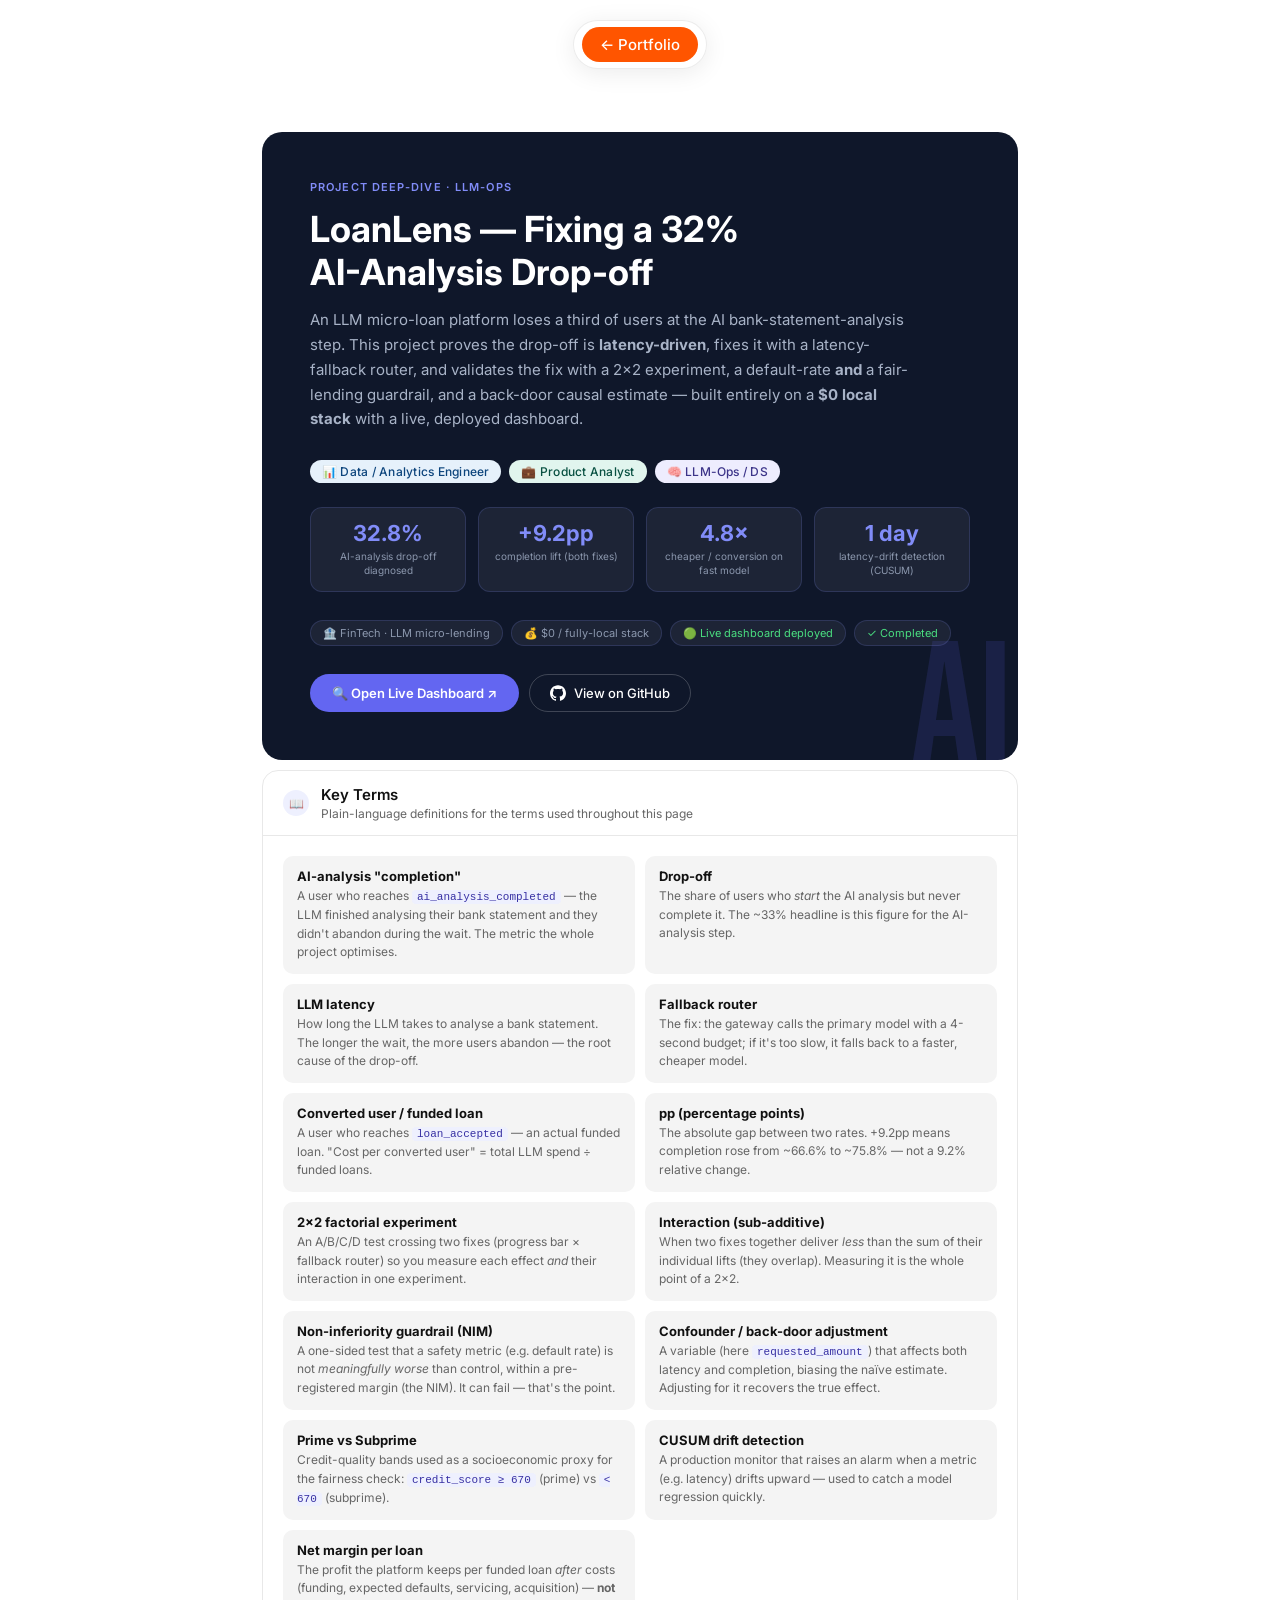
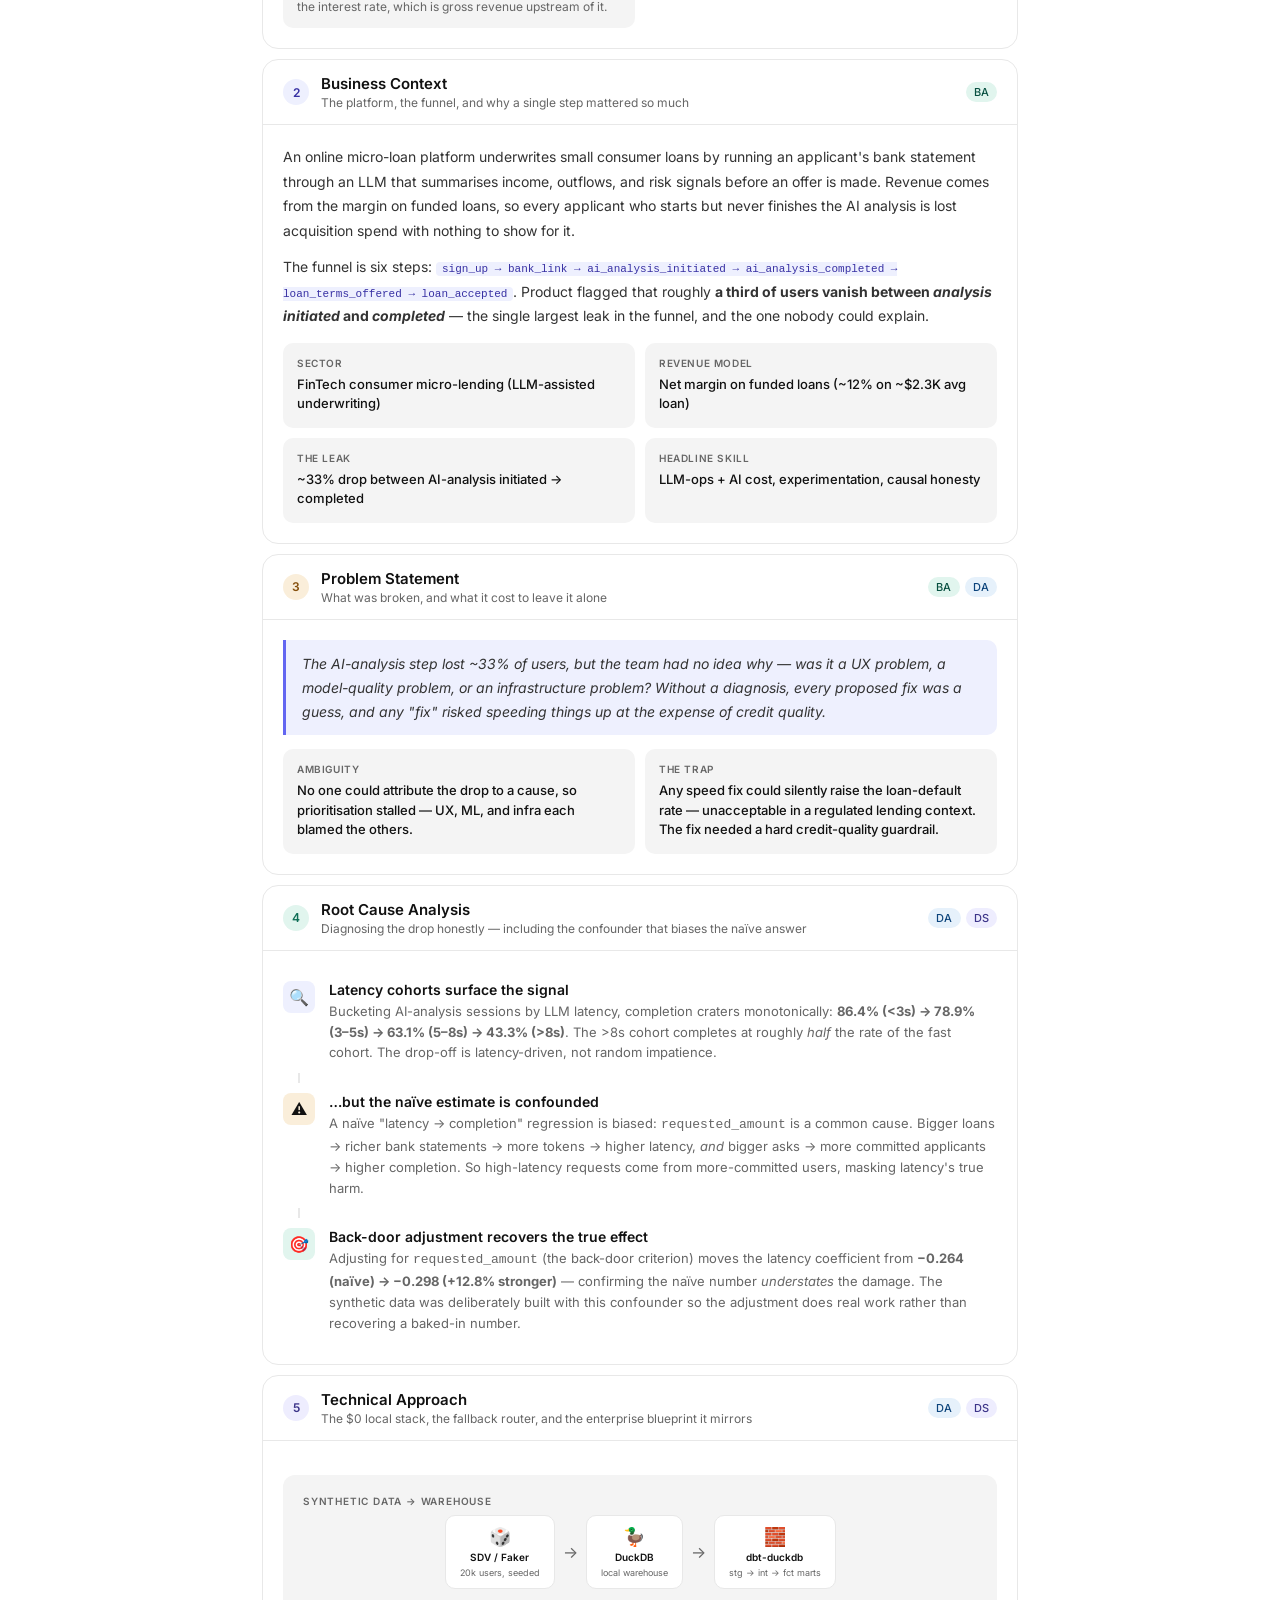
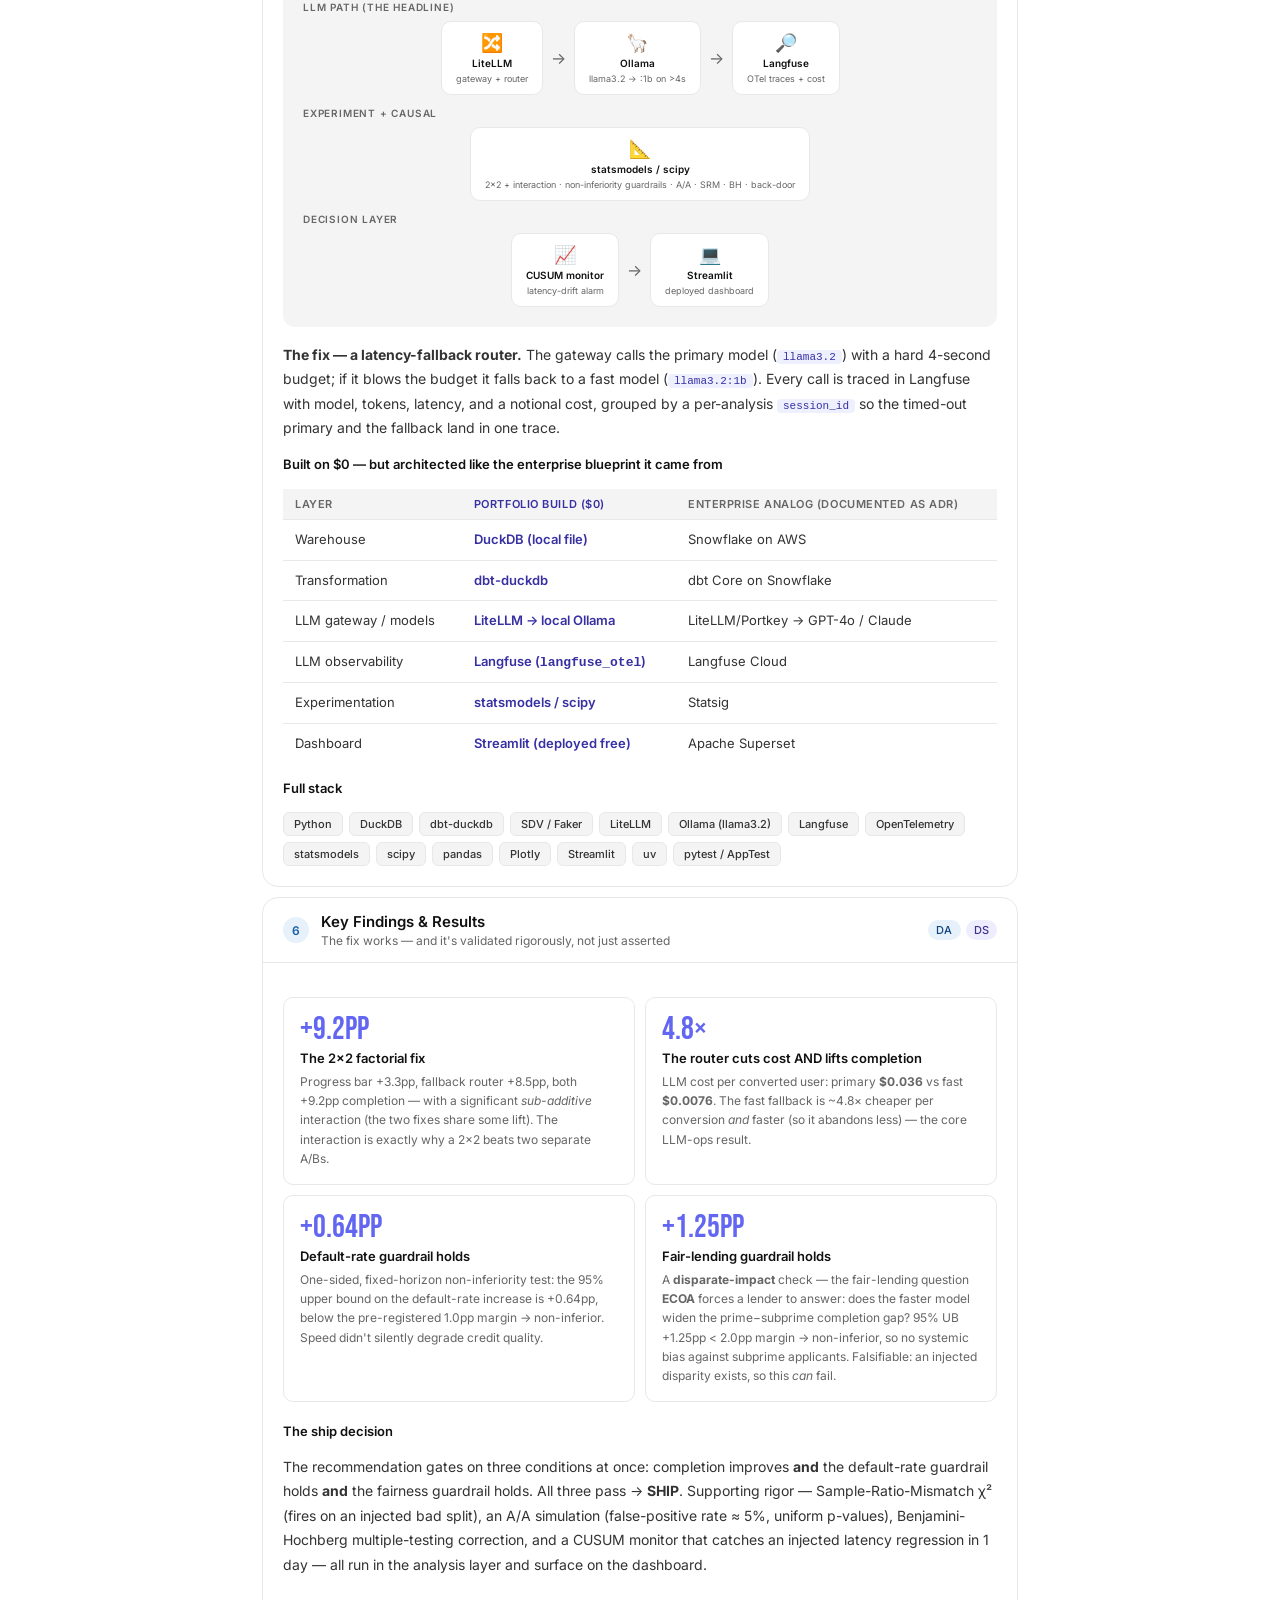
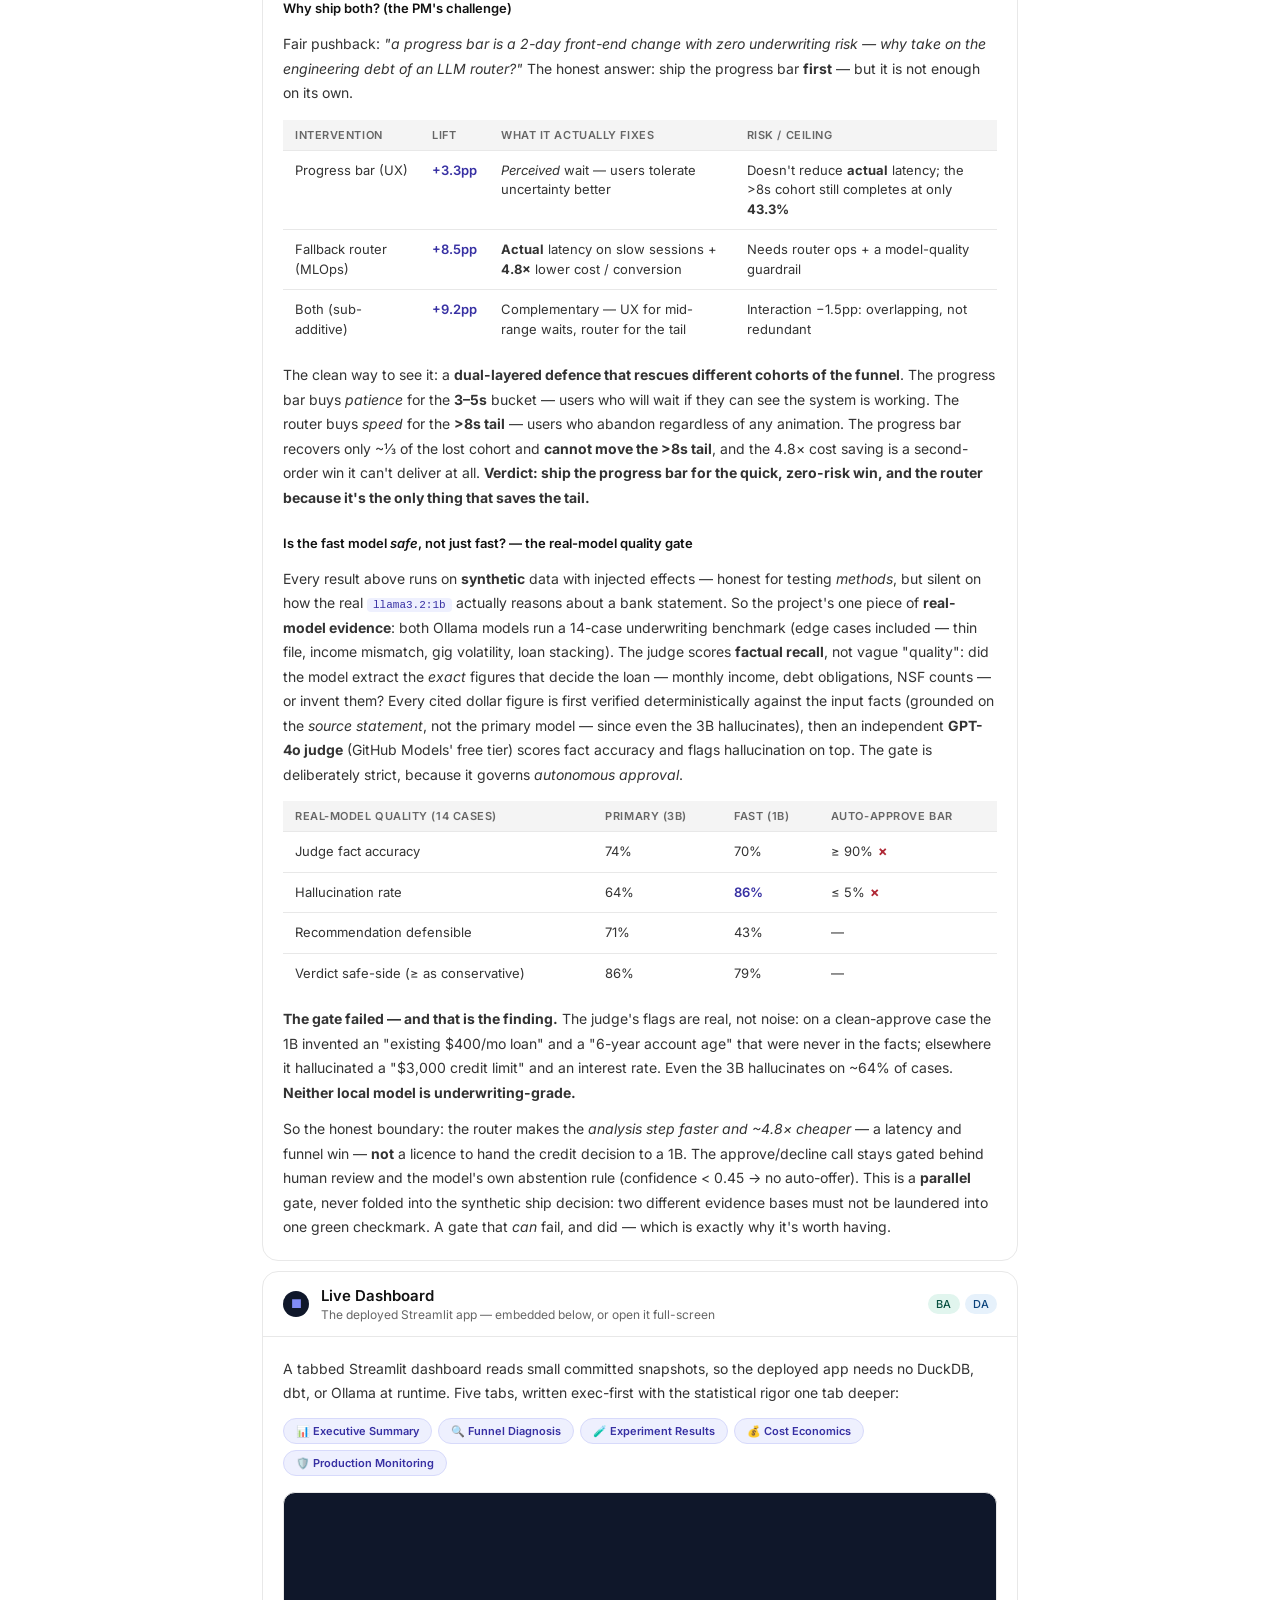
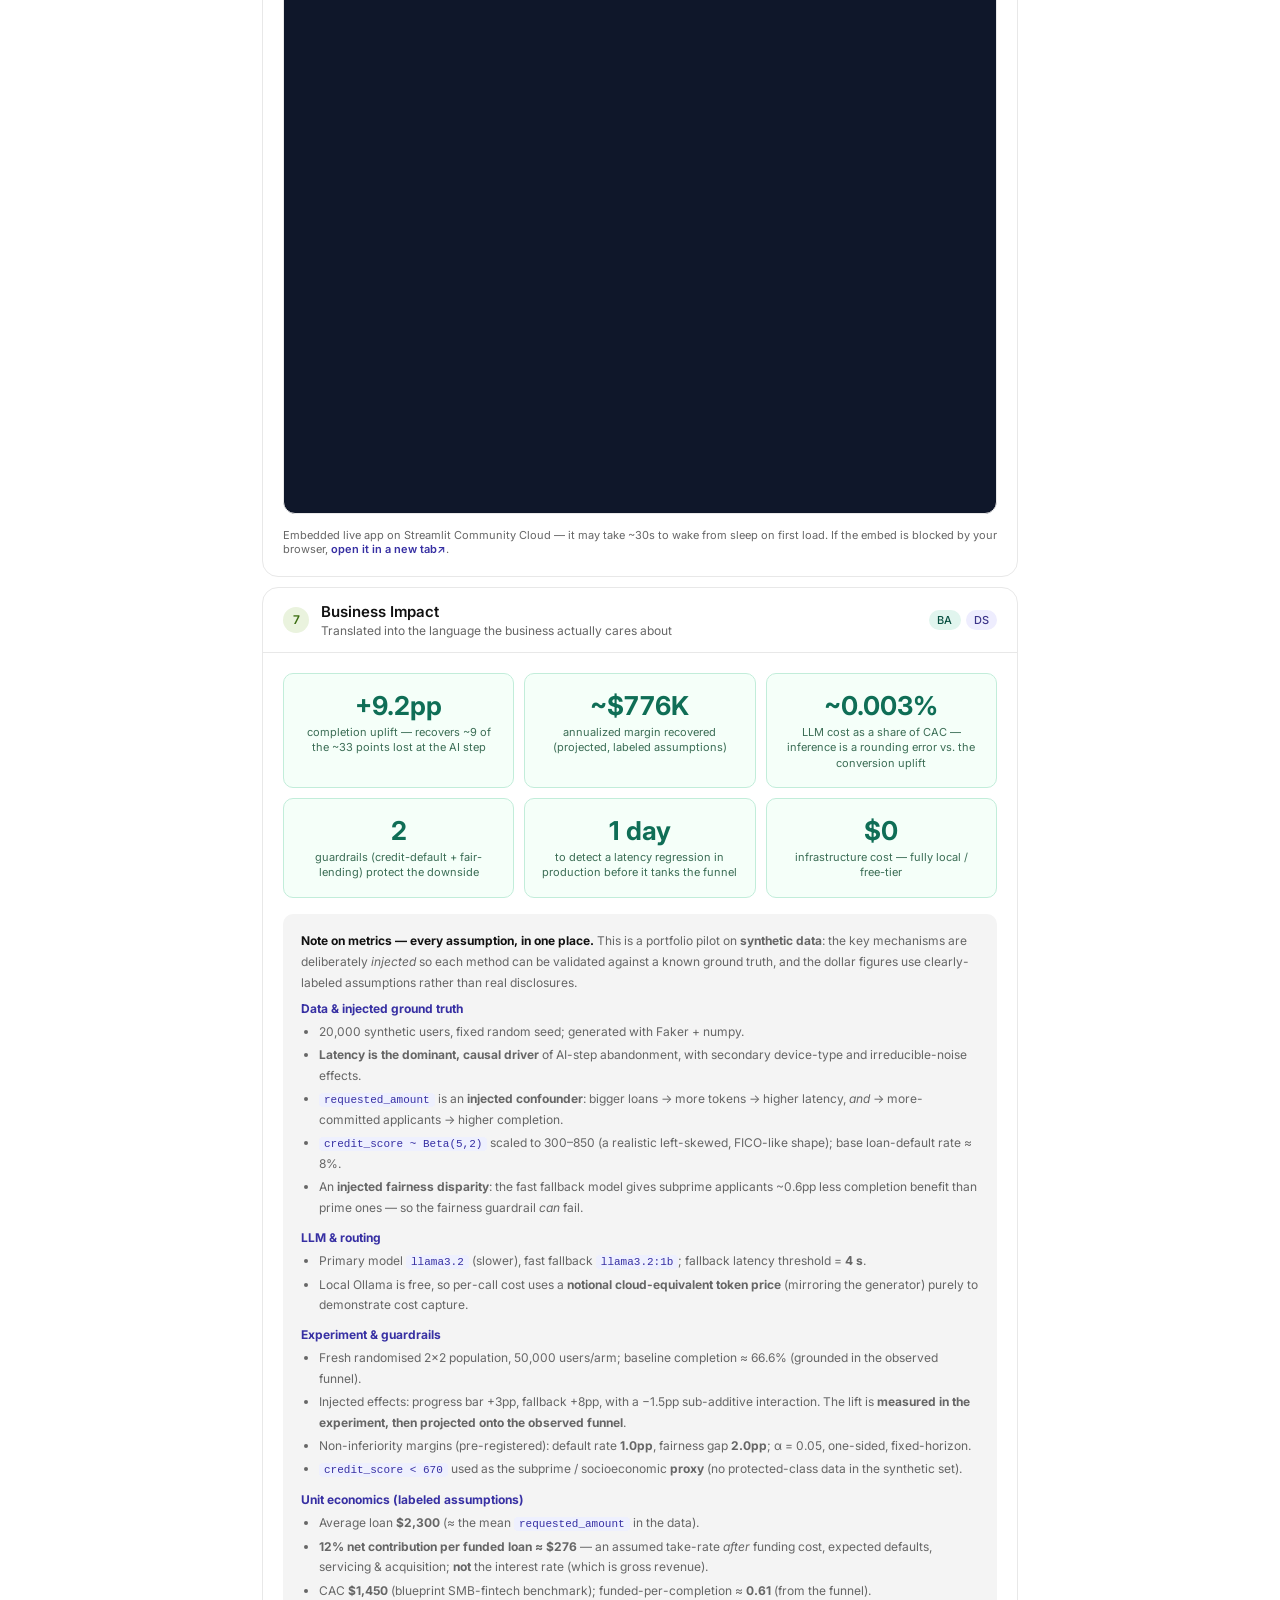
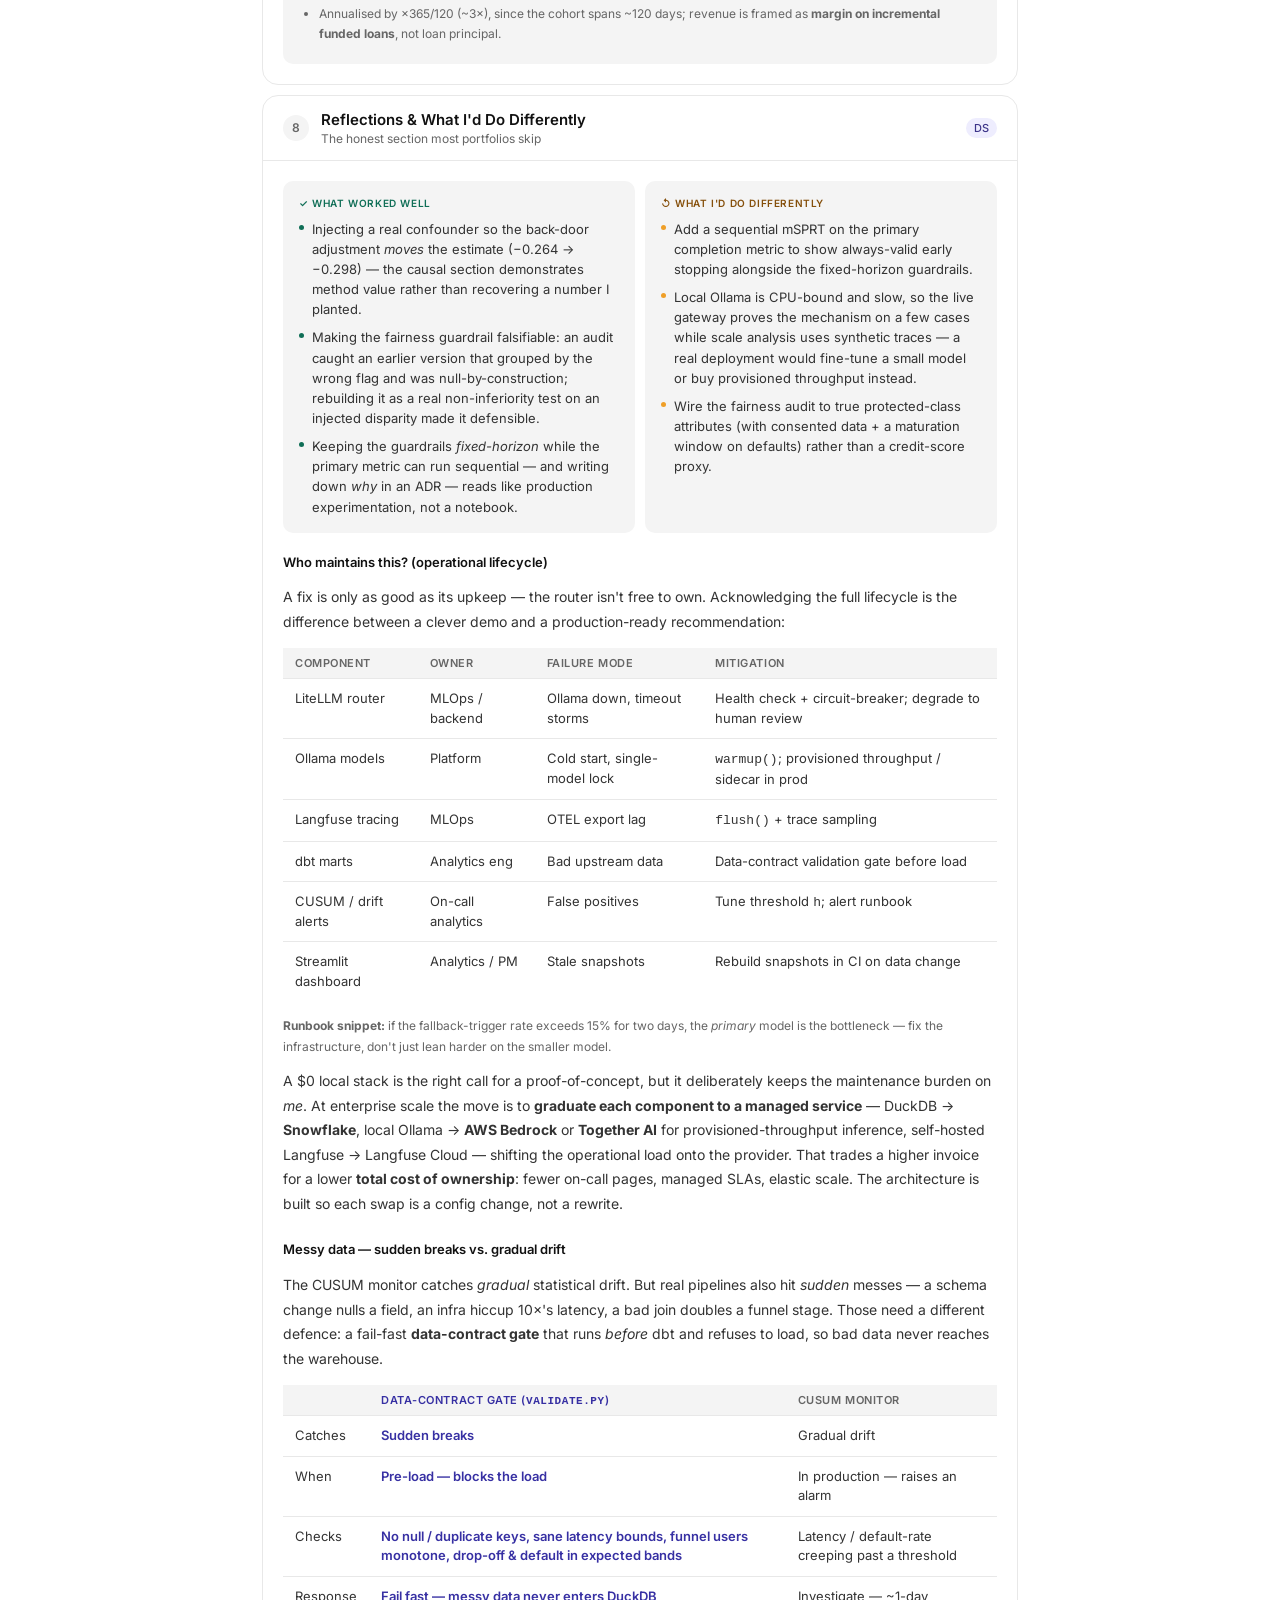
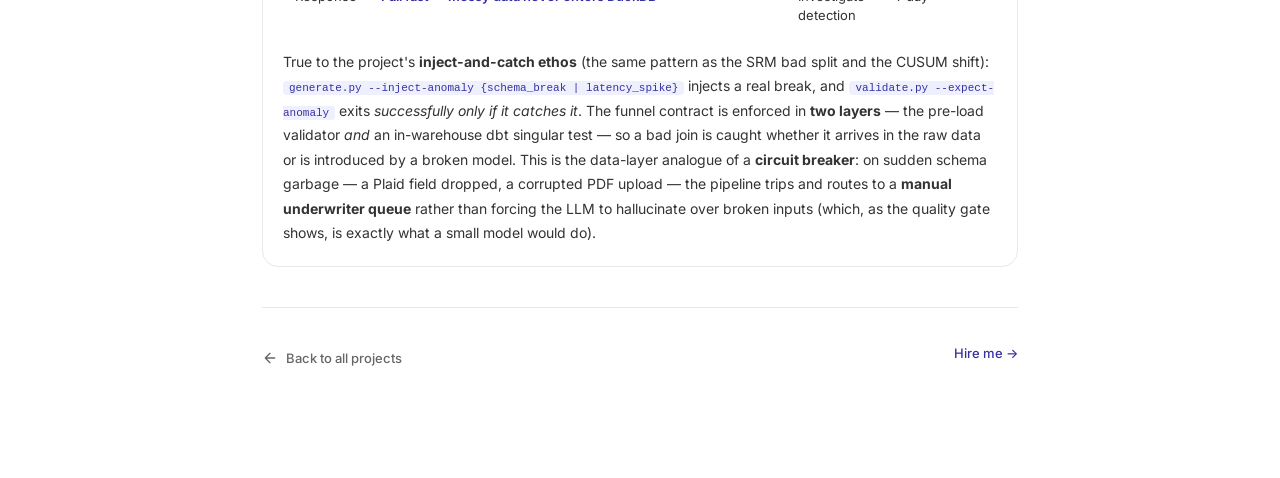
<file: projects/loanlens.html>
<!DOCTYPE html>
<html lang="en">
<head>
  <meta charset="UTF-8" />
  <meta name="viewport" content="width=device-width, initial-scale=1.0" />
  <title>LoanLens — Fixing a 32% AI-Analysis Drop-off — Ankit Addya</title>
  <meta name="description" content="LLM-ops + analytics-engineering case study: diagnosing a latency-driven 32% drop-off in an LLM micro-loan funnel, fixing it with a fallback router, and validating with a 2x2 experiment, non-inferiority + fairness guardrails, and a back-door causal estimate — on a $0 local stack with a live Streamlit dashboard." />
  <link rel="preconnect" href="https://fonts.googleapis.com" />
  <link rel="preconnect" href="https://fonts.gstatic.com" crossorigin />
  <link href="https://fonts.googleapis.com/css2?family=Inter:wght@400;500;600;700;900&family=Bebas+Neue&display=swap" rel="stylesheet" />
  <link rel="stylesheet" href="../css/style.css" />
  <style>
    /* ── Accent for this page ──────────────────────────────────── */
    .proj-page { --acc: #6366F1; --acc-soft: #EEF0FE; --acc-deep: #3730A3; }

    .proj-back { display:inline-flex; align-items:center; gap:8px; font-size:13px; font-weight:500; color:var(--gray); padding:10px 0 0; transition:color .2s; }
    .proj-back:hover { color:var(--black); }
    .proj-back svg { width:16px; height:16px; stroke:currentColor; fill:none; }

    .proj-page { max-width:820px; margin:0 auto; padding:0 32px 120px; }

    /* role tags */
    .role-tags { display:flex; gap:8px; flex-wrap:wrap; margin-bottom:20px; }
    .rtag { display:inline-flex; align-items:center; gap:5px; font-size:12px; font-weight:500; padding:4px 12px; border-radius:999px; letter-spacing:.02em; }
    .rtag-da { background:#E6F1FB; color:#0C447C; }
    .rtag-ba { background:#E1F5EE; color:#085041; }
    .rtag-ds { background:#EEEDFE; color:#3C3489; }

    /* hero */
    .proj-hero { background:#0f172a; border-radius:20px; padding:48px; margin:32px 0 10px; color:#fff; position:relative; overflow:hidden; }
    .proj-hero::before { content:'AI'; position:absolute; right:6px; bottom:-34px; font-family:'Bebas Neue',sans-serif; font-size:170px; color:rgba(99,102,241,0.14); line-height:1; pointer-events:none; user-select:none; }
    .proj-hero-eyebrow { font-size:11px; font-weight:600; letter-spacing:.1em; text-transform:uppercase; color:#818cf8; margin-bottom:14px; }
    .proj-hero h1 { font-size:clamp(22px,3.5vw,36px); font-weight:700; line-height:1.2; margin-bottom:14px; color:#fff; }
    .proj-hero-sub { font-size:15px; color:#a8b3c7; line-height:1.65; max-width:600px; margin-bottom:28px; }
    .proj-metrics-row { display:grid; grid-template-columns:repeat(4,1fr); gap:12px; margin-bottom:28px; }
    .proj-metric { background:rgba(255,255,255,.06); border:1px solid rgba(129,140,248,.18); border-radius:12px; padding:14px; text-align:center; }
    .proj-metric-val { font-size:22px; font-weight:700; color:#818cf8; line-height:1; }
    .proj-metric-label { font-size:10px; color:#8b97ad; margin-top:5px; line-height:1.4; }
    .proj-meta-pills { display:flex; gap:8px; flex-wrap:wrap; margin-bottom:28px; }
    .proj-meta-pill { display:inline-flex; align-items:center; gap:6px; font-size:11px; color:#8b97ad; background:rgba(255,255,255,.06); border:1px solid rgba(129,140,248,.18); border-radius:999px; padding:5px 12px; }
    .proj-hero-actions { display:flex; gap:10px; flex-wrap:wrap; }
    .btn-hero-live { display:inline-flex; align-items:center; gap:8px; padding:11px 22px; border-radius:999px; background:#6366F1; color:#fff; font-size:13px; font-weight:600; text-decoration:none; transition:background .2s,transform .15s; }
    .btn-hero-live:hover { background:#818cf8; transform:translateY(-1px); }
    .btn-hero-github { display:inline-flex; align-items:center; gap:8px; padding:10px 20px; border-radius:999px; border:1.5px solid rgba(255,255,255,.2); background:transparent; color:#fff; font-size:13px; font-weight:500; transition:background .2s,border-color .2s; text-decoration:none; }
    .btn-hero-github svg { width:16px; height:16px; fill:currentColor; flex-shrink:0; }
    .btn-hero-github:hover { background:rgba(255,255,255,.08); border-color:rgba(255,255,255,.4); }

    /* section cards */
    .proj-section { border:1.5px solid var(--card-border); border-radius:16px; background:var(--white); margin-bottom:10px; overflow:hidden; }
    .proj-section-header { display:flex; align-items:center; gap:12px; padding:14px 20px; border-bottom:1px solid var(--card-border); }
    .sec-num { width:26px; height:26px; border-radius:50%; display:flex; align-items:center; justify-content:center; font-size:12px; font-weight:600; flex-shrink:0; }
    .sec-head-text { flex:1; }
    .sec-title { font-size:15px; font-weight:600; color:var(--black); }
    .sec-desc { font-size:12px; color:var(--gray); margin-top:2px; }
    .sec-audience { display:flex; gap:5px; margin-left:auto; flex-shrink:0; }
    .proj-section-body { padding:20px; }

    .proj-p { font-size:14px; color:#333; line-height:1.75; margin-bottom:12px; }
    .proj-p:last-child { margin-bottom:0; }
    .proj-p code, .info-card-value code { font-size:11px; background:#eef0fe; color:#3730A3; padding:1px 6px; border-radius:4px; }

    .two-col { display:grid; grid-template-columns:1fr 1fr; gap:10px; }
    .info-card { background:var(--gray-light); border-radius:10px; padding:14px; }
    .info-card-label { font-size:10px; font-weight:600; text-transform:uppercase; letter-spacing:.06em; color:var(--gray); margin-bottom:6px; }
    .info-card-value { font-size:13px; color:var(--black); font-weight:500; line-height:1.5; }

    .gloss-grid { display:grid; grid-template-columns:1fr 1fr; gap:10px; }
    .gloss-item { background:var(--gray-light); border-radius:10px; padding:12px 14px; }
    .gloss-term { font-size:13px; font-weight:700; color:var(--black); margin-bottom:3px; }
    .gloss-def { font-size:12px; color:var(--gray); line-height:1.55; }
    .gloss-def code { font-size:11px; background:#eef0fe; color:#3730A3; padding:1px 5px; border-radius:4px; }

    .assump-box { background:var(--gray-light); border-radius:10px; padding:16px 18px; margin-top:4px; }
    .assump-cat { font-size:12px; font-weight:700; color:var(--acc-deep); margin:12px 0 6px; }
    .assump-cat:first-of-type { margin-top:0; }
    .assump-box ul { font-size:12px; color:var(--gray); line-height:1.7; margin:0; padding-left:18px; }
    .assump-box ul li { margin-bottom:3px; }
    .assump-box code { font-size:11px; background:#eef0fe; color:#3730A3; padding:1px 5px; border-radius:4px; }

    .pull-quote { border-left:3px solid var(--acc); padding:12px 16px; background:var(--acc-soft); border-radius:0 10px 10px 0; margin-bottom:14px; }
    .pull-quote p { font-size:14px; font-style:italic; color:#333; line-height:1.7; }

    .step-list { display:flex; flex-direction:column; gap:0; }
    .step-row { display:flex; gap:14px; align-items:flex-start; padding:10px 0; }
    .step-icon { width:32px; height:32px; border-radius:8px; display:flex; align-items:center; justify-content:center; flex-shrink:0; font-size:16px; }
    .step-content { flex:1; }
    .step-title { font-size:14px; font-weight:600; color:var(--black); margin-bottom:3px; }
    .step-body { font-size:13px; color:var(--gray); line-height:1.6; }
    .step-connector { width:2px; height:10px; background:var(--card-border); margin-left:15px; }

    .stack-row { display:flex; gap:6px; flex-wrap:wrap; margin-top:10px; }
    .stag-proj { font-size:11px; font-weight:500; padding:4px 10px; border-radius:6px; background:var(--gray-light); color:#333; border:1px solid var(--card-border); }

    .arch-diagram { background:var(--gray-light); border-radius:12px; padding:20px; margin:14px 0; }
    .arch-row { display:flex; gap:8px; align-items:center; justify-content:center; flex-wrap:wrap; }
    .arch-node { display:flex; flex-direction:column; align-items:center; gap:4px; padding:10px 14px; background:#fff; border:1.5px solid var(--card-border); border-radius:10px; min-width:84px; text-align:center; }
    .arch-node-icon { font-size:18px; }
    .arch-node-label { font-size:10px; font-weight:600; color:var(--black); }
    .arch-node-sub { font-size:9px; color:var(--gray); }
    .arch-arrow { font-size:16px; color:var(--gray); flex-shrink:0; }
    .arch-layer-label { font-size:10px; font-weight:600; text-transform:uppercase; letter-spacing:.08em; color:var(--gray); margin-bottom:8px; }
    .arch-layer { margin-bottom:12px; }
    .arch-layer:last-child { margin-bottom:0; }

    .decision-table { width:100%; border-collapse:collapse; margin:14px 0; font-size:13px; }
    .decision-table th { text-align:left; padding:8px 12px; background:var(--gray-light); font-size:11px; font-weight:600; text-transform:uppercase; letter-spacing:.05em; color:var(--gray); border-bottom:1.5px solid var(--card-border); }
    .decision-table td { padding:10px 12px; border-bottom:1px solid var(--card-border); color:#333; vertical-align:top; line-height:1.5; }
    .decision-table tr:last-child td { border-bottom:none; }
    .decision-table .chosen { font-weight:600; color:var(--acc-deep); }

    .insight-grid { display:grid; grid-template-columns:1fr 1fr; gap:10px; margin:14px 0; }
    .insight-card { border:1.5px solid var(--card-border); border-radius:10px; padding:16px; }
    .insight-num { font-family:'Bebas Neue',sans-serif; font-size:32px; line-height:1; color:var(--acc); margin-bottom:4px; }
    .insight-title { font-size:13px; font-weight:600; color:var(--black); margin-bottom:6px; }
    .insight-body { font-size:12px; color:var(--gray); line-height:1.6; }

    .impact-grid { display:grid; grid-template-columns:repeat(3,1fr); gap:10px; margin-bottom:16px; }
    .impact-card { background:#F5FFF9; border:1.5px solid #C2EDDA; border-radius:10px; padding:16px; text-align:center; }
    .impact-val { font-size:26px; font-weight:700; color:#0F6E56; }
    .impact-label { font-size:11px; color:#3B6D55; margin-top:4px; line-height:1.4; }

    .refl-grid { display:grid; grid-template-columns:1fr 1fr; gap:10px; margin-bottom:14px; }
    .refl-card { background:var(--gray-light); border-radius:10px; padding:16px; }
    .refl-card-label { font-size:10px; font-weight:600; text-transform:uppercase; letter-spacing:.06em; margin-bottom:10px; }
    .refl-card.good .refl-card-label { color:#0F6E56; }
    .refl-card.change .refl-card-label { color:#854F0B; }
    .refl-item { display:flex; gap:8px; margin-bottom:8px; font-size:13px; color:#333; line-height:1.55; }
    .refl-item:last-child { margin-bottom:0; }
    .refl-dot { width:5px; height:5px; border-radius:50%; flex-shrink:0; margin-top:6px; }
    .refl-card.good .refl-dot { background:#0F6E56; }
    .refl-card.change .refl-dot { background:#EF9F27; }

    /* live embed */
    .live-embed { border:1.5px solid var(--card-border); border-radius:12px; overflow:hidden; background:#0f172a; margin:14px 0; }
    .live-embed iframe { width:100%; height:620px; border:0; display:block; }
    .live-note { font-size:11px; color:var(--gray); margin-top:8px; }
    .tab-pills { display:flex; gap:6px; flex-wrap:wrap; margin:6px 0 16px; }
    .tab-pill { font-size:11px; font-weight:600; padding:5px 12px; border-radius:999px; background:var(--acc-soft); color:var(--acc-deep); border:1px solid #d7dafb; }

    @media (max-width:640px) {
      .proj-page { padding:0 20px 80px; }
      .proj-hero { padding:28px 24px; border-radius:14px; }
      .proj-metrics-row { grid-template-columns:1fr 1fr; }
      .two-col, .insight-grid, .refl-grid, .gloss-grid { grid-template-columns:1fr; }
      .impact-grid { grid-template-columns:1fr 1fr; }
      .proj-hero::before { font-size:110px; }
      .live-embed iframe { height:520px; }
    }
  </style>
</head>
<body>

  <nav class="navbar" id="navbar">
    <div class="nav-inner">
      <a href="../index.html#projects" class="nav-link active">← Portfolio</a>
    </div>
  </nav>

  <div class="proj-page" style="padding-top:100px;">

    <!-- ── HERO ─────────────────────────────────────────────────── -->
    <div class="proj-hero">
      <div class="proj-hero-eyebrow">Project Deep-Dive · LLM-Ops</div>
      <h1>LoanLens — Fixing a 32%<br>AI-Analysis Drop-off</h1>
      <p class="proj-hero-sub">An LLM micro-loan platform loses a third of users at the AI bank-statement-analysis step. This project proves the drop-off is <strong>latency-driven</strong>, fixes it with a latency-fallback router, and validates the fix with a 2&times;2 experiment, a default-rate <strong>and</strong> a fair-lending guardrail, and a back-door causal estimate — built entirely on a <strong>$0 local stack</strong> with a live, deployed dashboard.</p>

      <div class="role-tags" style="margin-bottom:24px">
        <span class="rtag rtag-da">&#x1F4CA; Data / Analytics Engineer</span>
        <span class="rtag rtag-ba">&#x1F4BC; Product Analyst</span>
        <span class="rtag rtag-ds">&#x1F9E0; LLM-Ops / DS</span>
      </div>

      <div class="proj-metrics-row">
        <div class="proj-metric"><div class="proj-metric-val">32.8%</div><div class="proj-metric-label">AI-analysis drop-off diagnosed</div></div>
        <div class="proj-metric"><div class="proj-metric-val">+9.2pp</div><div class="proj-metric-label">completion lift (both fixes)</div></div>
        <div class="proj-metric"><div class="proj-metric-val">4.8&times;</div><div class="proj-metric-label">cheaper / conversion on fast model</div></div>
        <div class="proj-metric"><div class="proj-metric-val">1 day</div><div class="proj-metric-label">latency-drift detection (CUSUM)</div></div>
      </div>

      <div class="proj-meta-pills">
        <span class="proj-meta-pill">&#x1F3E6; FinTech · LLM micro-lending</span>
        <span class="proj-meta-pill">&#x1F4B0; $0 / fully-local stack</span>
        <span class="proj-meta-pill" style="color:#4ade80">&#x1F7E2; Live dashboard deployed</span>
        <span class="proj-meta-pill" style="color:#4ade80">&#x2713; Completed</span>
      </div>

      <div class="proj-hero-actions">
        <a href="https://fintechai-analytics-project-ankitaddya.streamlit.app/" class="btn-hero-live" target="_blank" rel="noopener noreferrer">
          &#x1F50D; Open Live Dashboard &#x2197;
        </a>
        <a href="https://github.com/addy9051/FinTechAI-product-analytics-project" class="btn-hero-github" target="_blank" rel="noopener noreferrer">
          <svg viewBox="0 0 24 24" xmlns="http://www.w3.org/2000/svg"><path d="M12 .297c-6.63 0-12 5.373-12 12 0 5.303 3.438 9.8 8.205 11.385.6.113.82-.258.82-.577 0-.285-.01-1.04-.015-2.04-3.338.724-4.042-1.61-4.042-1.61C4.422 18.07 3.633 17.7 3.633 17.7c-1.087-.744.084-.729.084-.729 1.205.084 1.838 1.236 1.838 1.236 1.07 1.835 2.809 1.305 3.495.998.108-.776.417-1.305.76-1.605-2.665-.3-5.466-1.332-5.466-5.93 0-1.31.465-2.38 1.235-3.22-.135-.303-.54-1.523.105-3.176 0 0 1.005-.322 3.3 1.23.96-.267 1.98-.399 3-.405 1.02.006 2.04.138 3 .405 2.28-1.552 3.285-1.23 3.285-1.23.645 1.653.24 2.873.12 3.176.765.84 1.23 1.91 1.23 3.22 0 4.61-2.805 5.625-5.475 5.92.42.36.81 1.096.81 2.22 0 1.606-.015 2.896-.015 3.286 0 .315.21.69.825.57C20.565 22.092 24 17.592 24 12.297c0-6.627-5.373-12-12-12"/></svg>
          View on GitHub
        </a>
      </div>
    </div>

    <!-- ── KEY TERMS (glossary) ─────────────────────────────────── -->
    <div class="proj-section">
      <div class="proj-section-header">
        <div class="sec-num" style="background:#EEF0FE;color:#3730A3">&#x1F4D6;</div>
        <div class="sec-head-text"><div class="sec-title">Key Terms</div><div class="sec-desc">Plain-language definitions for the terms used throughout this page</div></div>
      </div>
      <div class="proj-section-body">
        <div class="gloss-grid">
          <div class="gloss-item"><div class="gloss-term">AI-analysis "completion"</div><div class="gloss-def">A user who reaches <code>ai_analysis_completed</code> — the LLM finished analysing their bank statement and they didn't abandon during the wait. The metric the whole project optimises.</div></div>
          <div class="gloss-item"><div class="gloss-term">Drop-off</div><div class="gloss-def">The share of users who <em>start</em> the AI analysis but never complete it. The ~33% headline is this figure for the AI-analysis step.</div></div>
          <div class="gloss-item"><div class="gloss-term">LLM latency</div><div class="gloss-def">How long the LLM takes to analyse a bank statement. The longer the wait, the more users abandon — the root cause of the drop-off.</div></div>
          <div class="gloss-item"><div class="gloss-term">Fallback router</div><div class="gloss-def">The fix: the gateway calls the primary model with a 4-second budget; if it's too slow, it falls back to a faster, cheaper model.</div></div>
          <div class="gloss-item"><div class="gloss-term">Converted user / funded loan</div><div class="gloss-def">A user who reaches <code>loan_accepted</code> — an actual funded loan. "Cost per converted user" = total LLM spend ÷ funded loans.</div></div>
          <div class="gloss-item"><div class="gloss-term">pp (percentage points)</div><div class="gloss-def">The absolute gap between two rates. +9.2pp means completion rose from ~66.6% to ~75.8% — not a 9.2% relative change.</div></div>
          <div class="gloss-item"><div class="gloss-term">2×2 factorial experiment</div><div class="gloss-def">An A/B/C/D test crossing two fixes (progress bar × fallback router) so you measure each effect <em>and</em> their interaction in one experiment.</div></div>
          <div class="gloss-item"><div class="gloss-term">Interaction (sub-additive)</div><div class="gloss-def">When two fixes together deliver <em>less</em> than the sum of their individual lifts (they overlap). Measuring it is the whole point of a 2×2.</div></div>
          <div class="gloss-item"><div class="gloss-term">Non-inferiority guardrail (NIM)</div><div class="gloss-def">A one-sided test that a safety metric (e.g. default rate) is not <em>meaningfully worse</em> than control, within a pre-registered margin (the NIM). It can fail — that's the point.</div></div>
          <div class="gloss-item"><div class="gloss-term">Confounder / back-door adjustment</div><div class="gloss-def">A variable (here <code>requested_amount</code>) that affects both latency and completion, biasing the naïve estimate. Adjusting for it recovers the true effect.</div></div>
          <div class="gloss-item"><div class="gloss-term">Prime vs Subprime</div><div class="gloss-def">Credit-quality bands used as a socioeconomic proxy for the fairness check: <code>credit_score ≥ 670</code> (prime) vs <code>&lt; 670</code> (subprime).</div></div>
          <div class="gloss-item"><div class="gloss-term">CUSUM drift detection</div><div class="gloss-def">A production monitor that raises an alarm when a metric (e.g. latency) drifts upward — used to catch a model regression quickly.</div></div>
          <div class="gloss-item"><div class="gloss-term">Net margin per loan</div><div class="gloss-def">The profit the platform keeps per funded loan <em>after</em> costs (funding, expected defaults, servicing, acquisition) — <strong>not</strong> the interest rate, which is gross revenue upstream of it.</div></div>
        </div>
      </div>
    </div>

    <!-- ── 2 · BUSINESS CONTEXT ─────────────────────────────────── -->
    <div class="proj-section">
      <div class="proj-section-header">
        <div class="sec-num" style="background:#EEF0FE;color:#3730A3">2</div>
        <div class="sec-head-text"><div class="sec-title">Business Context</div><div class="sec-desc">The platform, the funnel, and why a single step mattered so much</div></div>
        <div class="sec-audience"><span class="rtag rtag-ba" style="font-size:11px;padding:3px 8px">BA</span></div>
      </div>
      <div class="proj-section-body">
        <p class="proj-p">An online micro-loan platform underwrites small consumer loans by running an applicant's bank statement through an LLM that summarises income, outflows, and risk signals before an offer is made. Revenue comes from the margin on funded loans, so every applicant who starts but never finishes the AI analysis is lost acquisition spend with nothing to show for it.</p>
        <p class="proj-p">The funnel is six steps: <code>sign_up → bank_link → ai_analysis_initiated → ai_analysis_completed → loan_terms_offered → loan_accepted</code>. Product flagged that roughly <strong>a third of users vanish between <em>analysis initiated</em> and <em>completed</em></strong> — the single largest leak in the funnel, and the one nobody could explain.</p>
        <div class="two-col" style="margin-top:14px">
          <div class="info-card"><div class="info-card-label">Sector</div><div class="info-card-value">FinTech consumer micro-lending (LLM-assisted underwriting)</div></div>
          <div class="info-card"><div class="info-card-label">Revenue model</div><div class="info-card-value">Net margin on funded loans (~12% on ~$2.3K avg loan)</div></div>
          <div class="info-card"><div class="info-card-label">The leak</div><div class="info-card-value">~33% drop between AI-analysis initiated → completed</div></div>
          <div class="info-card"><div class="info-card-label">Headline skill</div><div class="info-card-value">LLM-ops + AI cost, experimentation, causal honesty</div></div>
        </div>
      </div>
    </div>

    <!-- ── 3 · PROBLEM STATEMENT ────────────────────────────────── -->
    <div class="proj-section">
      <div class="proj-section-header">
        <div class="sec-num" style="background:#FAEEDA;color:#854F0B">3</div>
        <div class="sec-head-text"><div class="sec-title">Problem Statement</div><div class="sec-desc">What was broken, and what it cost to leave it alone</div></div>
        <div class="sec-audience"><span class="rtag rtag-ba" style="font-size:11px;padding:3px 8px">BA</span><span class="rtag rtag-da" style="font-size:11px;padding:3px 8px">DA</span></div>
      </div>
      <div class="proj-section-body">
        <div class="pull-quote"><p>The AI-analysis step lost ~33% of users, but the team had no idea why — was it a UX problem, a model-quality problem, or an infrastructure problem? Without a diagnosis, every proposed fix was a guess, and any "fix" risked speeding things up at the expense of credit quality.</p></div>
        <div class="two-col">
          <div class="info-card"><div class="info-card-label">Ambiguity</div><div class="info-card-value">No one could attribute the drop to a cause, so prioritisation stalled — UX, ML, and infra each blamed the others.</div></div>
          <div class="info-card"><div class="info-card-label">The trap</div><div class="info-card-value">Any speed fix could silently raise the loan-default rate — unacceptable in a regulated lending context. The fix needed a hard credit-quality guardrail.</div></div>
        </div>
      </div>
    </div>

    <!-- ── 4 · ROOT CAUSE ───────────────────────────────────────── -->
    <div class="proj-section">
      <div class="proj-section-header">
        <div class="sec-num" style="background:#E1F5EE;color:#0F6E56">4</div>
        <div class="sec-head-text"><div class="sec-title">Root Cause Analysis</div><div class="sec-desc">Diagnosing the drop honestly — including the confounder that biases the naïve answer</div></div>
        <div class="sec-audience"><span class="rtag rtag-da" style="font-size:11px;padding:3px 8px">DA</span><span class="rtag rtag-ds" style="font-size:11px;padding:3px 8px">DS</span></div>
      </div>
      <div class="proj-section-body">
        <div class="step-list">
          <div class="step-row">
            <div class="step-icon" style="background:#EEF0FE">&#x1F50D;</div>
            <div class="step-content"><div class="step-title">Latency cohorts surface the signal</div><div class="step-body">Bucketing AI-analysis sessions by LLM latency, completion craters monotonically: <strong>86.4% (&lt;3s) → 78.9% (3–5s) → 63.1% (5–8s) → 43.3% (&gt;8s)</strong>. The &gt;8s cohort completes at roughly <em>half</em> the rate of the fast cohort. The drop-off is latency-driven, not random impatience.</div></div>
          </div>
          <div class="step-connector"></div>
          <div class="step-row">
            <div class="step-icon" style="background:#FAEEDA">&#x26A0;</div>
            <div class="step-content"><div class="step-title">…but the naïve estimate is confounded</div><div class="step-body">A naïve "latency → completion" regression is biased: <code>requested_amount</code> is a common cause. Bigger loans → richer bank statements → more tokens → higher latency, <em>and</em> bigger asks → more committed applicants → higher completion. So high-latency requests come from more-committed users, masking latency's true harm.</div></div>
          </div>
          <div class="step-connector"></div>
          <div class="step-row">
            <div class="step-icon" style="background:#E1F5EE">&#x1F3AF;</div>
            <div class="step-content"><div class="step-title">Back-door adjustment recovers the true effect</div><div class="step-body">Adjusting for <code>requested_amount</code> (the back-door criterion) moves the latency coefficient from <strong>−0.264 (naïve) → −0.298 (+12.8% stronger)</strong> — confirming the naïve number <em>understates</em> the damage. The synthetic data was deliberately built with this confounder so the adjustment does real work rather than recovering a baked-in number.</div></div>
          </div>
        </div>
      </div>
    </div>

    <!-- ── 5 · TECHNICAL APPROACH ───────────────────────────────── -->
    <div class="proj-section">
      <div class="proj-section-header">
        <div class="sec-num" style="background:#EEEDFE;color:#3C3489">5</div>
        <div class="sec-head-text"><div class="sec-title">Technical Approach</div><div class="sec-desc">The $0 local stack, the fallback router, and the enterprise blueprint it mirrors</div></div>
        <div class="sec-audience"><span class="rtag rtag-da" style="font-size:11px;padding:3px 8px">DA</span><span class="rtag rtag-ds" style="font-size:11px;padding:3px 8px">DS</span></div>
      </div>
      <div class="proj-section-body">

        <div class="arch-diagram">
          <div class="arch-layer">
            <div class="arch-layer-label">Synthetic data → warehouse</div>
            <div class="arch-row">
              <div class="arch-node"><div class="arch-node-icon">&#x1F3B2;</div><div class="arch-node-label">SDV / Faker</div><div class="arch-node-sub">20k users, seeded</div></div>
              <div class="arch-arrow">→</div>
              <div class="arch-node"><div class="arch-node-icon">&#x1F986;</div><div class="arch-node-label">DuckDB</div><div class="arch-node-sub">local warehouse</div></div>
              <div class="arch-arrow">→</div>
              <div class="arch-node"><div class="arch-node-icon">&#x1F9F1;</div><div class="arch-node-label">dbt-duckdb</div><div class="arch-node-sub">stg → int → fct marts</div></div>
            </div>
          </div>
          <div class="arch-layer">
            <div class="arch-layer-label">LLM path (the headline)</div>
            <div class="arch-row">
              <div class="arch-node"><div class="arch-node-icon">&#x1F500;</div><div class="arch-node-label">LiteLLM</div><div class="arch-node-sub">gateway + router</div></div>
              <div class="arch-arrow">→</div>
              <div class="arch-node"><div class="arch-node-icon">&#x1F999;</div><div class="arch-node-label">Ollama</div><div class="arch-node-sub">llama3.2 → :1b on &gt;4s</div></div>
              <div class="arch-arrow">→</div>
              <div class="arch-node"><div class="arch-node-icon">&#x1F50E;</div><div class="arch-node-label">Langfuse</div><div class="arch-node-sub">OTel traces + cost</div></div>
            </div>
          </div>
          <div class="arch-layer">
            <div class="arch-layer-label">Experiment + causal</div>
            <div class="arch-row">
              <div class="arch-node" style="min-width:300px"><div class="arch-node-icon">&#x1F4D0;</div><div class="arch-node-label">statsmodels / scipy</div><div class="arch-node-sub">2×2 + interaction · non-inferiority guardrails · A/A · SRM · BH · back-door</div></div>
            </div>
          </div>
          <div class="arch-layer">
            <div class="arch-layer-label">Decision layer</div>
            <div class="arch-row">
              <div class="arch-node"><div class="arch-node-icon">&#x1F4C8;</div><div class="arch-node-label">CUSUM monitor</div><div class="arch-node-sub">latency-drift alarm</div></div>
              <div class="arch-arrow">→</div>
              <div class="arch-node"><div class="arch-node-icon">&#x1F4BB;</div><div class="arch-node-label">Streamlit</div><div class="arch-node-sub">deployed dashboard</div></div>
            </div>
          </div>
        </div>

        <p class="proj-p" style="margin-top:16px"><strong>The fix — a latency-fallback router.</strong> The gateway calls the primary model (<code>llama3.2</code>) with a hard 4-second budget; if it blows the budget it falls back to a fast model (<code>llama3.2:1b</code>). Every call is traced in Langfuse with model, tokens, latency, and a notional cost, grouped by a per-analysis <code>session_id</code> so the timed-out primary and the fallback land in one trace.</p>

        <p class="proj-p" style="margin-top:10px;font-weight:600;font-size:13px;color:var(--black)">Built on $0 — but architected like the enterprise blueprint it came from</p>
        <table class="decision-table">
          <thead><tr><th>Layer</th><th class="chosen">Portfolio build ($0)</th><th>Enterprise analog (documented as ADR)</th></tr></thead>
          <tbody>
            <tr><td>Warehouse</td><td class="chosen">DuckDB (local file)</td><td>Snowflake on AWS</td></tr>
            <tr><td>Transformation</td><td class="chosen">dbt-duckdb</td><td>dbt Core on Snowflake</td></tr>
            <tr><td>LLM gateway / models</td><td class="chosen">LiteLLM → local Ollama</td><td>LiteLLM/Portkey → GPT-4o / Claude</td></tr>
            <tr><td>LLM observability</td><td class="chosen">Langfuse (<code>langfuse_otel</code>)</td><td>Langfuse Cloud</td></tr>
            <tr><td>Experimentation</td><td class="chosen">statsmodels / scipy</td><td>Statsig</td></tr>
            <tr><td>Dashboard</td><td class="chosen">Streamlit (deployed free)</td><td>Apache Superset</td></tr>
          </tbody>
        </table>

        <p class="proj-p" style="margin-top:14px;font-weight:600;font-size:13px;color:var(--black)">Full stack</p>
        <div class="stack-row">
          <span class="stag-proj">Python</span><span class="stag-proj">DuckDB</span><span class="stag-proj">dbt-duckdb</span><span class="stag-proj">SDV / Faker</span><span class="stag-proj">LiteLLM</span><span class="stag-proj">Ollama (llama3.2)</span><span class="stag-proj">Langfuse</span><span class="stag-proj">OpenTelemetry</span><span class="stag-proj">statsmodels</span><span class="stag-proj">scipy</span><span class="stag-proj">pandas</span><span class="stag-proj">Plotly</span><span class="stag-proj">Streamlit</span><span class="stag-proj">uv</span><span class="stag-proj">pytest / AppTest</span>
        </div>
      </div>
    </div>

    <!-- ── 6 · KEY FINDINGS ─────────────────────────────────────── -->
    <div class="proj-section">
      <div class="proj-section-header">
        <div class="sec-num" style="background:#E6F1FB;color:#185FA5">6</div>
        <div class="sec-head-text"><div class="sec-title">Key Findings &amp; Results</div><div class="sec-desc">The fix works — and it's validated rigorously, not just asserted</div></div>
        <div class="sec-audience"><span class="rtag rtag-da" style="font-size:11px;padding:3px 8px">DA</span><span class="rtag rtag-ds" style="font-size:11px;padding:3px 8px">DS</span></div>
      </div>
      <div class="proj-section-body">
        <div class="insight-grid">
          <div class="insight-card"><div class="insight-num">+9.2pp</div><div class="insight-title">The 2×2 factorial fix</div><div class="insight-body">Progress bar +3.3pp, fallback router +8.5pp, both +9.2pp completion — with a significant <em>sub-additive</em> interaction (the two fixes share some lift). The interaction is exactly why a 2×2 beats two separate A/Bs.</div></div>
          <div class="insight-card"><div class="insight-num">4.8&times;</div><div class="insight-title">The router cuts cost AND lifts completion</div><div class="insight-body">LLM cost per converted user: primary <strong>$0.036</strong> vs fast <strong>$0.0076</strong>. The fast fallback is ~4.8× cheaper per conversion <em>and</em> faster (so it abandons less) — the core LLM-ops result.</div></div>
          <div class="insight-card"><div class="insight-num">+0.64pp</div><div class="insight-title">Default-rate guardrail holds</div><div class="insight-body">One-sided, fixed-horizon non-inferiority test: the 95% upper bound on the default-rate increase is +0.64pp, below the pre-registered 1.0pp margin → non-inferior. Speed didn't silently degrade credit quality.</div></div>
          <div class="insight-card"><div class="insight-num">+1.25pp</div><div class="insight-title">Fair-lending guardrail holds</div><div class="insight-body">A <strong>disparate-impact</strong> check — the fair-lending question <strong>ECOA</strong> forces a lender to answer: does the faster model widen the prime−subprime completion gap? 95% UB +1.25pp &lt; 2.0pp margin → non-inferior, so no systemic bias against subprime applicants. Falsifiable: an injected disparity exists, so this <em>can</em> fail.</div></div>
        </div>

        <p class="proj-p" style="font-weight:600;font-size:13px;color:var(--black);margin-top:18px">The ship decision</p>
        <p class="proj-p">The recommendation gates on three conditions at once: completion improves <strong>and</strong> the default-rate guardrail holds <strong>and</strong> the fairness guardrail holds. All three pass → <strong>SHIP</strong>. Supporting rigor — Sample-Ratio-Mismatch χ² (fires on an injected bad split), an A/A simulation (false-positive rate ≈ 5%, uniform p-values), Benjamini-Hochberg multiple-testing correction, and a CUSUM monitor that catches an injected latency regression in 1 day — all run in the analysis layer and surface on the dashboard.</p>

        <p class="proj-p" style="font-weight:600;font-size:13px;color:var(--black);margin-top:20px">Why ship both? (the PM's challenge)</p>
        <p class="proj-p">Fair pushback: <em>"a progress bar is a 2-day front-end change with zero underwriting risk — why take on the engineering debt of an LLM router?"</em> The honest answer: ship the progress bar <strong>first</strong> — but it is not enough on its own.</p>
        <table class="decision-table">
          <thead><tr><th>Intervention</th><th>Lift</th><th>What it actually fixes</th><th>Risk / ceiling</th></tr></thead>
          <tbody>
            <tr><td>Progress bar (UX)</td><td class="chosen">+3.3pp</td><td><em>Perceived</em> wait — users tolerate uncertainty better</td><td>Doesn't reduce <strong>actual</strong> latency; the &gt;8s cohort still completes at only <strong>43.3%</strong></td></tr>
            <tr><td>Fallback router (MLOps)</td><td class="chosen">+8.5pp</td><td><strong>Actual</strong> latency on slow sessions + <strong>4.8×</strong> lower cost / conversion</td><td>Needs router ops + a model-quality guardrail</td></tr>
            <tr><td>Both (sub-additive)</td><td class="chosen">+9.2pp</td><td>Complementary — UX for mid-range waits, router for the tail</td><td>Interaction −1.5pp: overlapping, not redundant</td></tr>
          </tbody>
        </table>
        <p class="proj-p">The clean way to see it: a <strong>dual-layered defence that rescues different cohorts of the funnel</strong>. The progress bar buys <em>patience</em> for the <strong>3–5s</strong> bucket — users who will wait if they can see the system is working. The router buys <em>speed</em> for the <strong>&gt;8s tail</strong> — users who abandon regardless of any animation. The progress bar recovers only ~⅓ of the lost cohort and <strong>cannot move the &gt;8s tail</strong>, and the 4.8× cost saving is a second-order win it can't deliver at all. <strong>Verdict: ship the progress bar for the quick, zero-risk win, and the router because it's the only thing that saves the tail.</strong></p>

        <p class="proj-p" style="font-weight:600;font-size:13px;color:var(--black);margin-top:22px">Is the fast model <em>safe</em>, not just fast? — the real-model quality gate</p>
        <p class="proj-p">Every result above runs on <strong>synthetic</strong> data with injected effects — honest for testing <em>methods</em>, but silent on how the real <code>llama3.2:1b</code> actually reasons about a bank statement. So the project's one piece of <strong>real-model evidence</strong>: both Ollama models run a 14-case underwriting benchmark (edge cases included — thin file, income mismatch, gig volatility, loan stacking). The judge scores <strong>factual recall</strong>, not vague "quality": did the model extract the <em>exact</em> figures that decide the loan — monthly income, debt obligations, NSF counts — or invent them? Every cited dollar figure is first verified deterministically against the input facts (grounded on the <em>source statement</em>, not the primary model — since even the 3B hallucinates), then an independent <strong>GPT-4o judge</strong> (GitHub Models' free tier) scores fact accuracy and flags hallucination on top. The gate is deliberately strict, because it governs <em>autonomous approval</em>.</p>
        <table class="decision-table">
          <thead><tr><th>Real-model quality (14 cases)</th><th>Primary (3B)</th><th>Fast (1B)</th><th>Auto-approve bar</th></tr></thead>
          <tbody>
            <tr><td>Judge fact accuracy</td><td>74%</td><td>70%</td><td>&ge; 90% <span style="color:#B02A37;font-weight:700">&#x2717;</span></td></tr>
            <tr><td>Hallucination rate</td><td>64%</td><td class="chosen">86%</td><td>&le; 5% <span style="color:#B02A37;font-weight:700">&#x2717;</span></td></tr>
            <tr><td>Recommendation defensible</td><td>71%</td><td>43%</td><td>&mdash;</td></tr>
            <tr><td>Verdict safe-side (&ge; as conservative)</td><td>86%</td><td>79%</td><td>&mdash;</td></tr>
          </tbody>
        </table>
        <p class="proj-p"><strong>The gate failed — and that is the finding.</strong> The judge's flags are real, not noise: on a clean-approve case the 1B invented an "existing $400/mo loan" and a "6-year account age" that were never in the facts; elsewhere it hallucinated a "$3,000 credit limit" and an interest rate. Even the 3B hallucinates on ~64% of cases. <strong>Neither local model is underwriting-grade.</strong></p>
        <p class="proj-p">So the honest boundary: the router makes the <em>analysis step faster and ~4.8× cheaper</em> — a latency and funnel win — <strong>not</strong> a licence to hand the credit decision to a 1B. The approve/decline call stays gated behind human review and the model's own abstention rule (confidence &lt; 0.45 → no auto-offer). This is a <strong>parallel</strong> gate, never folded into the synthetic ship decision: two different evidence bases must not be laundered into one green checkmark. A gate that <em>can</em> fail, and did — which is exactly why it's worth having.</p>
      </div>
    </div>

    <!-- ── LIVE DASHBOARD ───────────────────────────────────────── -->
    <div class="proj-section">
      <div class="proj-section-header">
        <div class="sec-num" style="background:#0f172a;color:#818cf8">&#x25A0;</div>
        <div class="sec-head-text"><div class="sec-title">Live Dashboard</div><div class="sec-desc">The deployed Streamlit app — embedded below, or open it full-screen</div></div>
        <div class="sec-audience"><span class="rtag rtag-ba" style="font-size:11px;padding:3px 8px">BA</span><span class="rtag rtag-da" style="font-size:11px;padding:3px 8px">DA</span></div>
      </div>
      <div class="proj-section-body">
        <p class="proj-p">A tabbed Streamlit dashboard reads small committed snapshots, so the deployed app needs no DuckDB, dbt, or Ollama at runtime. Five tabs, written exec-first with the statistical rigor one tab deeper:</p>
        <div class="tab-pills">
          <span class="tab-pill">📊 Executive Summary</span>
          <span class="tab-pill">🔍 Funnel Diagnosis</span>
          <span class="tab-pill">🧪 Experiment Results</span>
          <span class="tab-pill">💰 Cost Economics</span>
          <span class="tab-pill">🛡️ Production Monitoring</span>
        </div>
        <div class="live-embed">
          <iframe src="https://fintechai-analytics-project-ankitaddya.streamlit.app/?embed=true" title="LoanLens live Streamlit dashboard" loading="lazy" referrerpolicy="no-referrer"></iframe>
        </div>
        <p class="live-note">Embedded live app on Streamlit Community Cloud — it may take ~30s to wake from sleep on first load. If the embed is blocked by your browser, <a href="https://fintechai-analytics-project-ankitaddya.streamlit.app/" target="_blank" rel="noopener noreferrer" style="color:var(--acc-deep);font-weight:600">open it in a new tab&#x2197;</a>.</p>
      </div>
    </div>

    <!-- ── 7 · BUSINESS IMPACT ──────────────────────────────────── -->
    <div class="proj-section">
      <div class="proj-section-header">
        <div class="sec-num" style="background:#EAF3DE;color:#3B6D11">7</div>
        <div class="sec-head-text"><div class="sec-title">Business Impact</div><div class="sec-desc">Translated into the language the business actually cares about</div></div>
        <div class="sec-audience"><span class="rtag rtag-ba" style="font-size:11px;padding:3px 8px">BA</span><span class="rtag rtag-ds" style="font-size:11px;padding:3px 8px">DS</span></div>
      </div>
      <div class="proj-section-body">
        <div class="impact-grid">
          <div class="impact-card"><div class="impact-val">+9.2pp</div><div class="impact-label">completion uplift — recovers ~9 of the ~33 points lost at the AI step</div></div>
          <div class="impact-card"><div class="impact-val">~$776K</div><div class="impact-label">annualized margin recovered (projected, labeled assumptions)</div></div>
          <div class="impact-card"><div class="impact-val">~0.003%</div><div class="impact-label">LLM cost as a share of CAC — inference is a rounding error vs. the conversion uplift</div></div>
          <div class="impact-card"><div class="impact-val">2</div><div class="impact-label">guardrails (credit-default + fair-lending) protect the downside</div></div>
          <div class="impact-card"><div class="impact-val">1 day</div><div class="impact-label">to detect a latency regression in production before it tanks the funnel</div></div>
          <div class="impact-card"><div class="impact-val">$0</div><div class="impact-label">infrastructure cost — fully local / free-tier</div></div>
        </div>
        <div class="assump-box">
          <p class="proj-p" style="font-size:12px;color:var(--gray);margin-bottom:8px"><strong style="color:var(--black)">Note on metrics — every assumption, in one place.</strong> This is a portfolio pilot on <strong>synthetic data</strong>: the key mechanisms are deliberately <em>injected</em> so each method can be validated against a known ground truth, and the dollar figures use clearly-labeled assumptions rather than real disclosures.</p>

          <div class="assump-cat">Data &amp; injected ground truth</div>
          <ul>
            <li>20,000 synthetic users, fixed random seed; generated with Faker + numpy.</li>
            <li><strong>Latency is the dominant, causal driver</strong> of AI-step abandonment, with secondary device-type and irreducible-noise effects.</li>
            <li><code>requested_amount</code> is an <strong>injected confounder</strong>: bigger loans → more tokens → higher latency, <em>and</em> → more-committed applicants → higher completion.</li>
            <li><code>credit_score ~ Beta(5,2)</code> scaled to 300–850 (a realistic left-skewed, FICO-like shape); base loan-default rate ≈ 8%.</li>
            <li>An <strong>injected fairness disparity</strong>: the fast fallback model gives subprime applicants ~0.6pp less completion benefit than prime ones — so the fairness guardrail <em>can</em> fail.</li>
          </ul>

          <div class="assump-cat">LLM &amp; routing</div>
          <ul>
            <li>Primary model <code>llama3.2</code> (slower), fast fallback <code>llama3.2:1b</code>; fallback latency threshold = <strong>4 s</strong>.</li>
            <li>Local Ollama is free, so per-call cost uses a <strong>notional cloud-equivalent token price</strong> (mirroring the generator) purely to demonstrate cost capture.</li>
          </ul>

          <div class="assump-cat">Experiment &amp; guardrails</div>
          <ul>
            <li>Fresh randomised 2×2 population, 50,000 users/arm; baseline completion ≈ 66.6% (grounded in the observed funnel).</li>
            <li>Injected effects: progress bar +3pp, fallback +8pp, with a −1.5pp sub-additive interaction. The lift is <strong>measured in the experiment, then projected onto the observed funnel</strong>.</li>
            <li>Non-inferiority margins (pre-registered): default rate <strong>1.0pp</strong>, fairness gap <strong>2.0pp</strong>; α = 0.05, one-sided, fixed-horizon.</li>
            <li><code>credit_score &lt; 670</code> used as the subprime / socioeconomic <strong>proxy</strong> (no protected-class data in the synthetic set).</li>
          </ul>

          <div class="assump-cat">Unit economics (labeled assumptions)</div>
          <ul>
            <li>Average loan <strong>$2,300</strong> (≈ the mean <code>requested_amount</code> in the data).</li>
            <li><strong>12% net contribution per funded loan ≈ $276</strong> — an assumed take-rate <em>after</em> funding cost, expected defaults, servicing &amp; acquisition; <strong>not</strong> the interest rate (which is gross revenue).</li>
            <li>CAC <strong>$1,450</strong> (blueprint SMB-fintech benchmark); funded-per-completion ≈ <strong>0.61</strong> (from the funnel).</li>
            <li>Annualised by ×365/120 (~3×), since the cohort spans ~120 days; revenue is framed as <strong>margin on incremental funded loans</strong>, not loan principal.</li>
          </ul>
        </div>
      </div>
    </div>

    <!-- ── 8 · REFLECTIONS ──────────────────────────────────────── -->
    <div class="proj-section">
      <div class="proj-section-header">
        <div class="sec-num" style="background:var(--gray-light);color:var(--gray)">8</div>
        <div class="sec-head-text"><div class="sec-title">Reflections &amp; What I'd Do Differently</div><div class="sec-desc">The honest section most portfolios skip</div></div>
        <div class="sec-audience"><span class="rtag rtag-ds" style="font-size:11px;padding:3px 8px">DS</span></div>
      </div>
      <div class="proj-section-body">
        <div class="refl-grid">
          <div class="refl-card good">
            <div class="refl-card-label">&#x2713; What worked well</div>
            <div class="refl-item"><div class="refl-dot"></div><div>Injecting a real confounder so the back-door adjustment <em>moves</em> the estimate (−0.264 → −0.298) — the causal section demonstrates method value rather than recovering a number I planted.</div></div>
            <div class="refl-item"><div class="refl-dot"></div><div>Making the fairness guardrail falsifiable: an audit caught an earlier version that grouped by the wrong flag and was null-by-construction; rebuilding it as a real non-inferiority test on an injected disparity made it defensible.</div></div>
            <div class="refl-item"><div class="refl-dot"></div><div>Keeping the guardrails <em>fixed-horizon</em> while the primary metric can run sequential — and writing down <em>why</em> in an ADR — reads like production experimentation, not a notebook.</div></div>
          </div>
          <div class="refl-card change">
            <div class="refl-card-label">&#x21BA; What I'd do differently</div>
            <div class="refl-item"><div class="refl-dot"></div><div>Add a sequential mSPRT on the primary completion metric to show always-valid early stopping alongside the fixed-horizon guardrails.</div></div>
            <div class="refl-item"><div class="refl-dot"></div><div>Local Ollama is CPU-bound and slow, so the live gateway proves the mechanism on a few cases while scale analysis uses synthetic traces — a real deployment would fine-tune a small model or buy provisioned throughput instead.</div></div>
            <div class="refl-item"><div class="refl-dot"></div><div>Wire the fairness audit to true protected-class attributes (with consented data + a maturation window on defaults) rather than a credit-score proxy.</div></div>
          </div>
        </div>

        <p class="proj-p" style="font-weight:600;font-size:13px;color:var(--black);margin-top:18px">Who maintains this? (operational lifecycle)</p>
        <p class="proj-p">A fix is only as good as its upkeep — the router isn't free to own. Acknowledging the full lifecycle is the difference between a clever demo and a production-ready recommendation:</p>
        <table class="decision-table">
          <thead><tr><th>Component</th><th>Owner</th><th>Failure mode</th><th>Mitigation</th></tr></thead>
          <tbody>
            <tr><td>LiteLLM router</td><td>MLOps / backend</td><td>Ollama down, timeout storms</td><td>Health check + circuit-breaker; degrade to human review</td></tr>
            <tr><td>Ollama models</td><td>Platform</td><td>Cold start, single-model lock</td><td><code>warmup()</code>; provisioned throughput / sidecar in prod</td></tr>
            <tr><td>Langfuse tracing</td><td>MLOps</td><td>OTEL export lag</td><td><code>flush()</code> + trace sampling</td></tr>
            <tr><td>dbt marts</td><td>Analytics eng</td><td>Bad upstream data</td><td>Data-contract validation gate before load</td></tr>
            <tr><td>CUSUM / drift alerts</td><td>On-call analytics</td><td>False positives</td><td>Tune threshold <code>h</code>; alert runbook</td></tr>
            <tr><td>Streamlit dashboard</td><td>Analytics / PM</td><td>Stale snapshots</td><td>Rebuild snapshots in CI on data change</td></tr>
          </tbody>
        </table>
        <p class="proj-p" style="font-size:12px;color:var(--gray)"><strong>Runbook snippet:</strong> if the fallback-trigger rate exceeds 15% for two days, the <em>primary</em> model is the bottleneck — fix the infrastructure, don't just lean harder on the smaller model.</p>
        <p class="proj-p">A $0 local stack is the right call for a proof-of-concept, but it deliberately keeps the maintenance burden on <em>me</em>. At enterprise scale the move is to <strong>graduate each component to a managed service</strong> — DuckDB → <strong>Snowflake</strong>, local Ollama → <strong>AWS Bedrock</strong> or <strong>Together AI</strong> for provisioned-throughput inference, self-hosted Langfuse → Langfuse Cloud — shifting the operational load onto the provider. That trades a higher invoice for a lower <strong>total cost of ownership</strong>: fewer on-call pages, managed SLAs, elastic scale. The architecture is built so each swap is a config change, not a rewrite.</p>

        <p class="proj-p" style="font-weight:600;font-size:13px;color:var(--black);margin-top:22px">Messy data — sudden breaks vs. gradual drift</p>
        <p class="proj-p">The CUSUM monitor catches <em>gradual</em> statistical drift. But real pipelines also hit <em>sudden</em> messes — a schema change nulls a field, an infra hiccup 10&times;'s latency, a bad join doubles a funnel stage. Those need a different defence: a fail-fast <strong>data-contract gate</strong> that runs <em>before</em> dbt and refuses to load, so bad data never reaches the warehouse.</p>
        <table class="decision-table">
          <thead><tr><th>&nbsp;</th><th class="chosen">Data-contract gate (<code>validate.py</code>)</th><th>CUSUM monitor</th></tr></thead>
          <tbody>
            <tr><td>Catches</td><td class="chosen">Sudden breaks</td><td>Gradual drift</td></tr>
            <tr><td>When</td><td class="chosen">Pre-load — blocks the load</td><td>In production — raises an alarm</td></tr>
            <tr><td>Checks</td><td class="chosen">No null / duplicate keys, sane latency bounds, funnel users monotone, drop-off &amp; default in expected bands</td><td>Latency / default-rate creeping past a threshold</td></tr>
            <tr><td>Response</td><td class="chosen">Fail fast — messy data never enters DuckDB</td><td>Investigate — ~1-day detection</td></tr>
          </tbody>
        </table>
        <p class="proj-p">True to the project's <strong>inject-and-catch ethos</strong> (the same pattern as the SRM bad split and the CUSUM shift): <code>generate.py --inject-anomaly {schema_break | latency_spike}</code> injects a real break, and <code>validate.py --expect-anomaly</code> exits <em>successfully only if it catches it</em>. The funnel contract is enforced in <strong>two layers</strong> — the pre-load validator <em>and</em> an in-warehouse dbt singular test — so a bad join is caught whether it arrives in the raw data or is introduced by a broken model. This is the data-layer analogue of a <strong>circuit breaker</strong>: on sudden schema garbage — a Plaid field dropped, a corrupted PDF upload — the pipeline trips and routes to a <strong>manual underwriter queue</strong> rather than forcing the LLM to hallucinate over broken inputs (which, as the quality gate shows, is exactly what a small model would do).</p>
      </div>
    </div>

    <!-- ── Footer nav ───────────────────────────────────────────── -->
    <div style="display:flex;justify-content:space-between;align-items:center;margin-top:40px;padding-top:32px;border-top:1px solid var(--card-border)">
      <a href="../index.html#projects" class="proj-back">
        <svg viewBox="0 0 24 24" stroke-width="2" stroke-linecap="round" stroke-linejoin="round"><path d="M19 12H5M12 19l-7-7 7-7"/></svg>
        Back to all projects
      </a>
      <a href="../index.html#contact" style="font-size:13px;font-weight:500;color:var(--acc-deep)">Hire me →</a>
    </div>

  </div><!-- /.proj-page -->

</body>
</html>
</file>
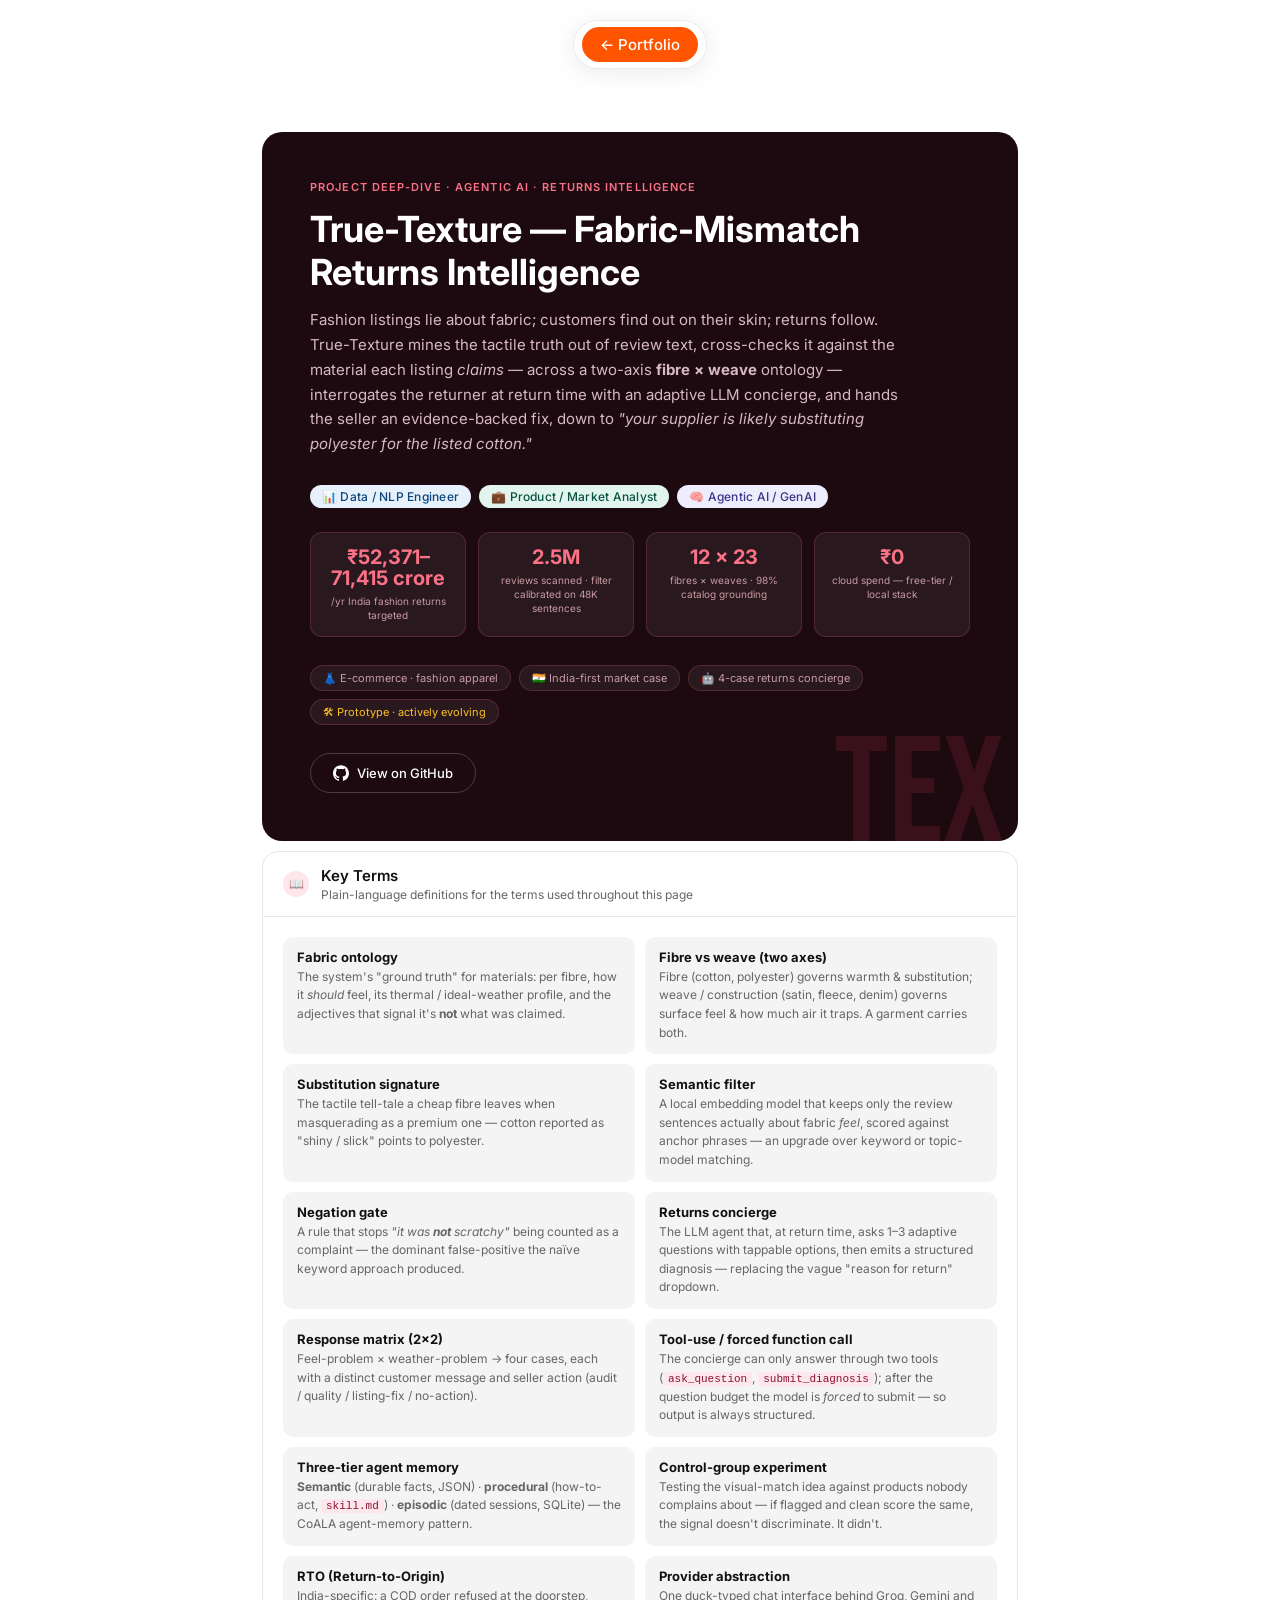
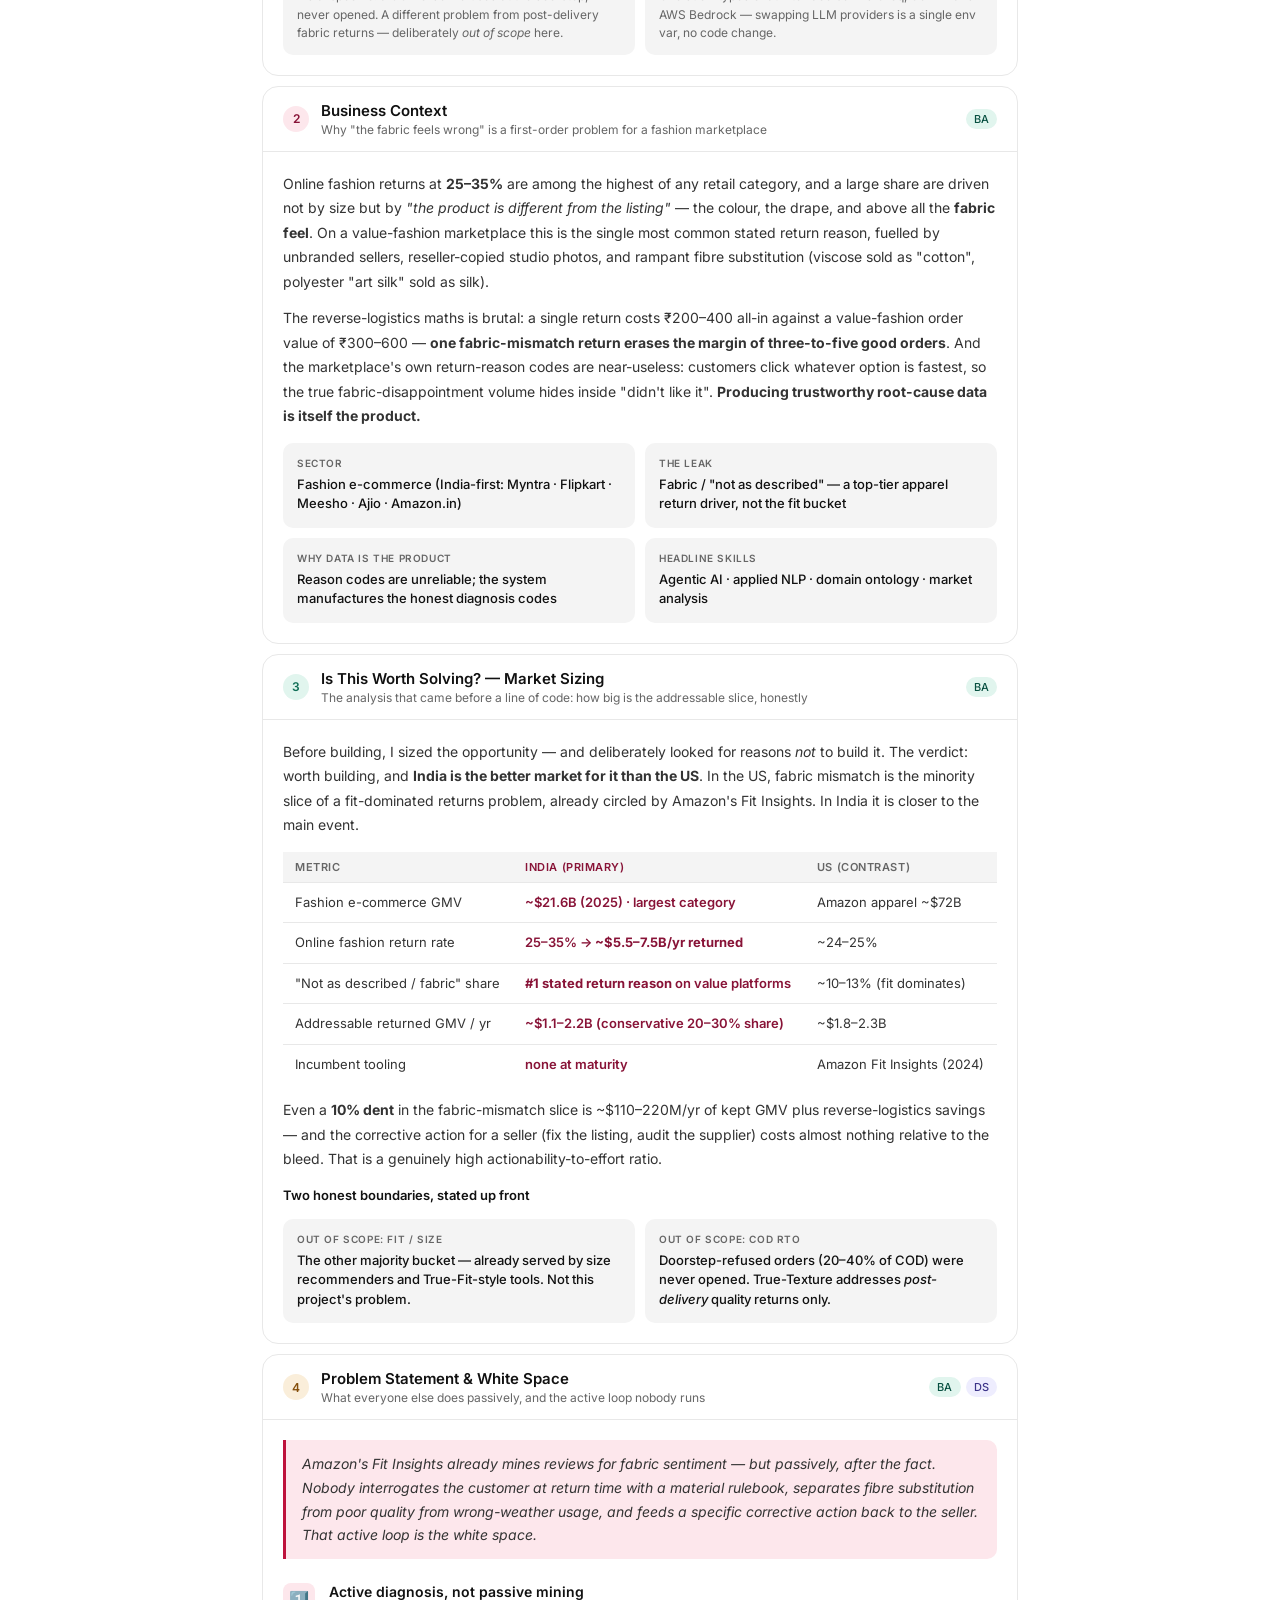
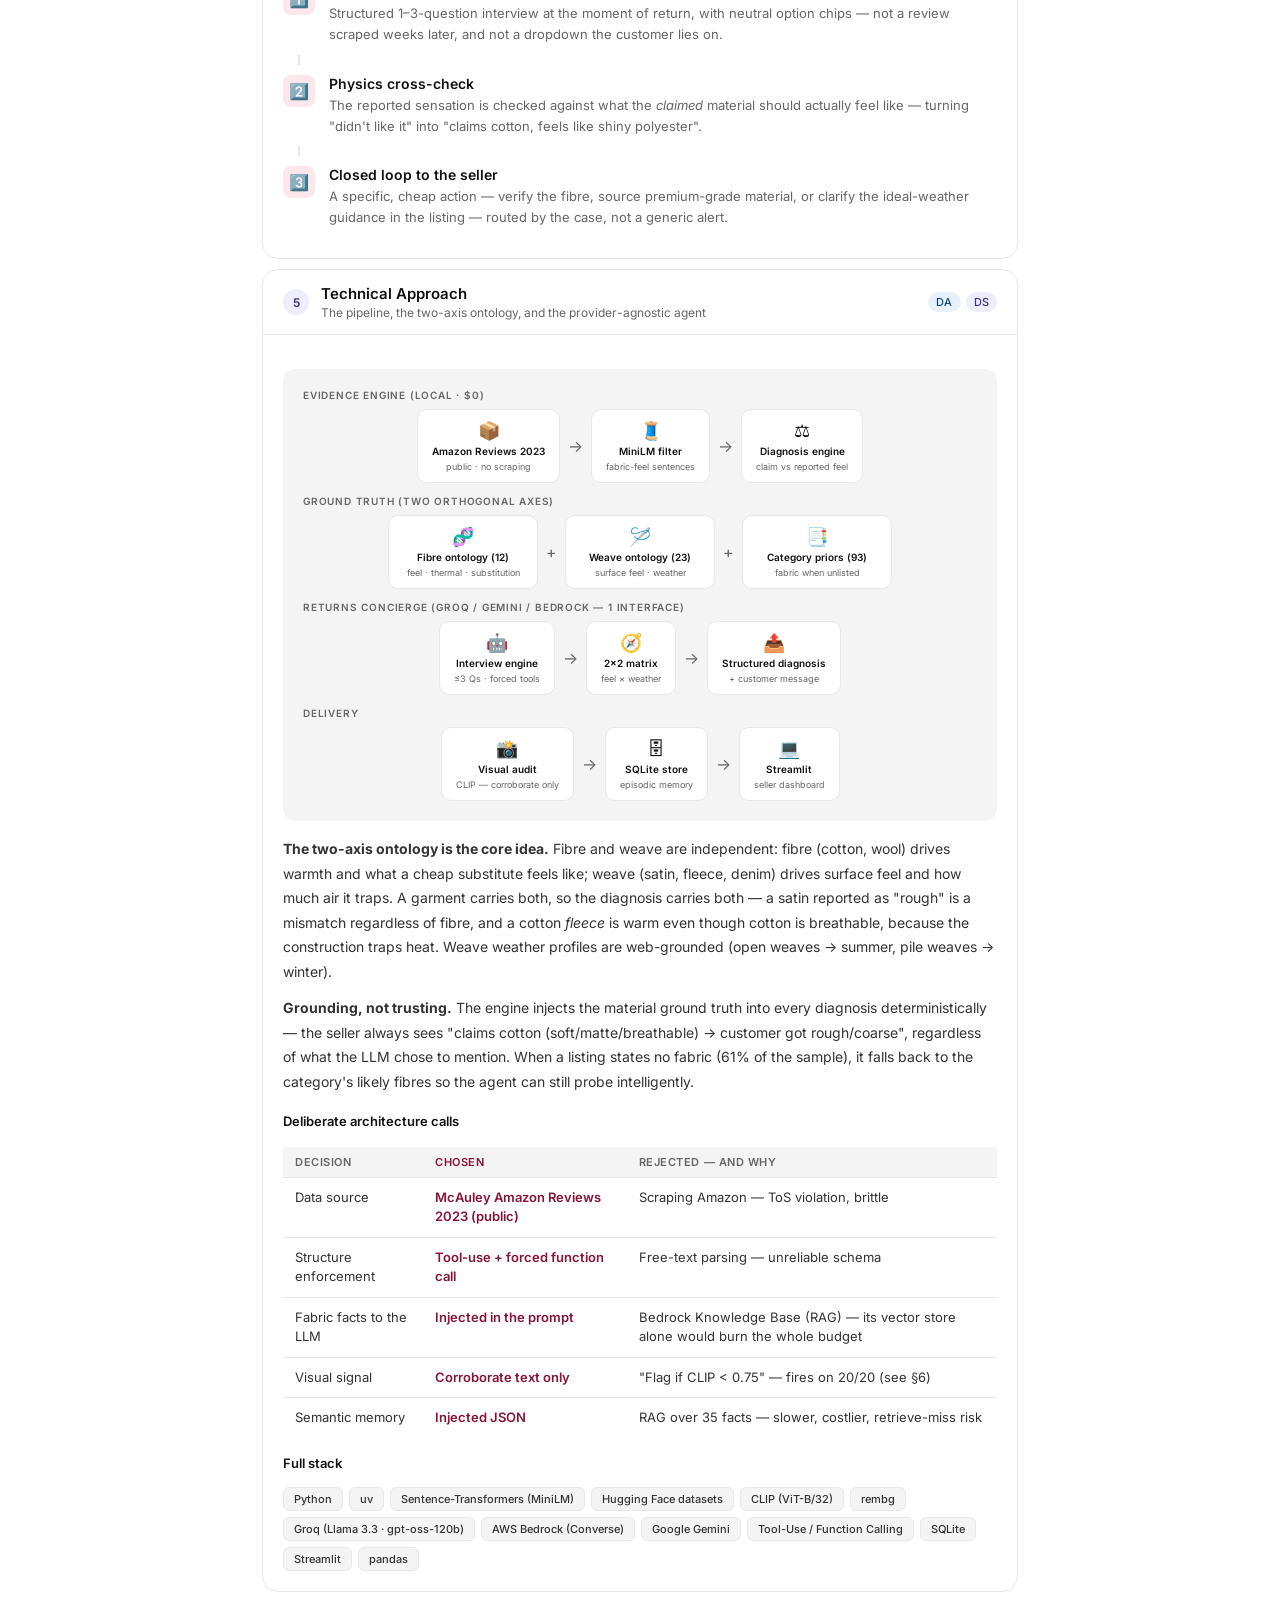
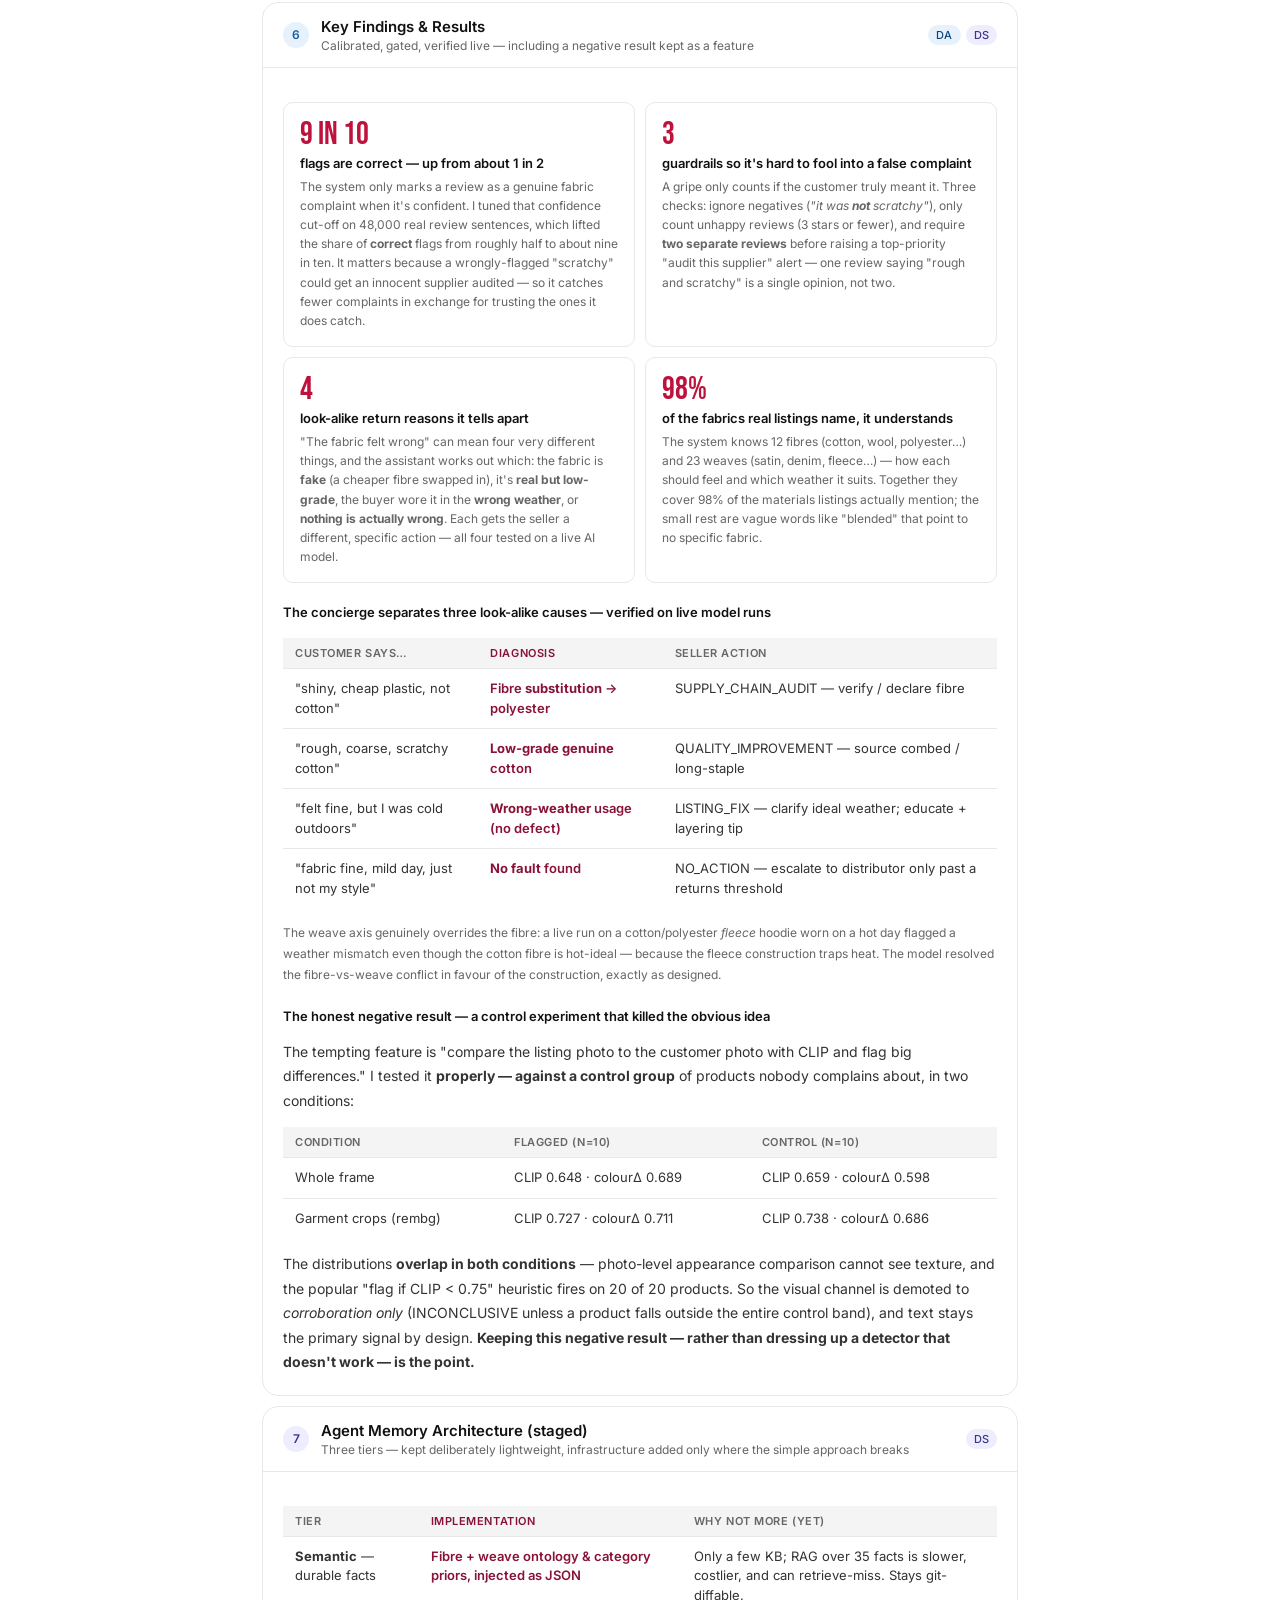
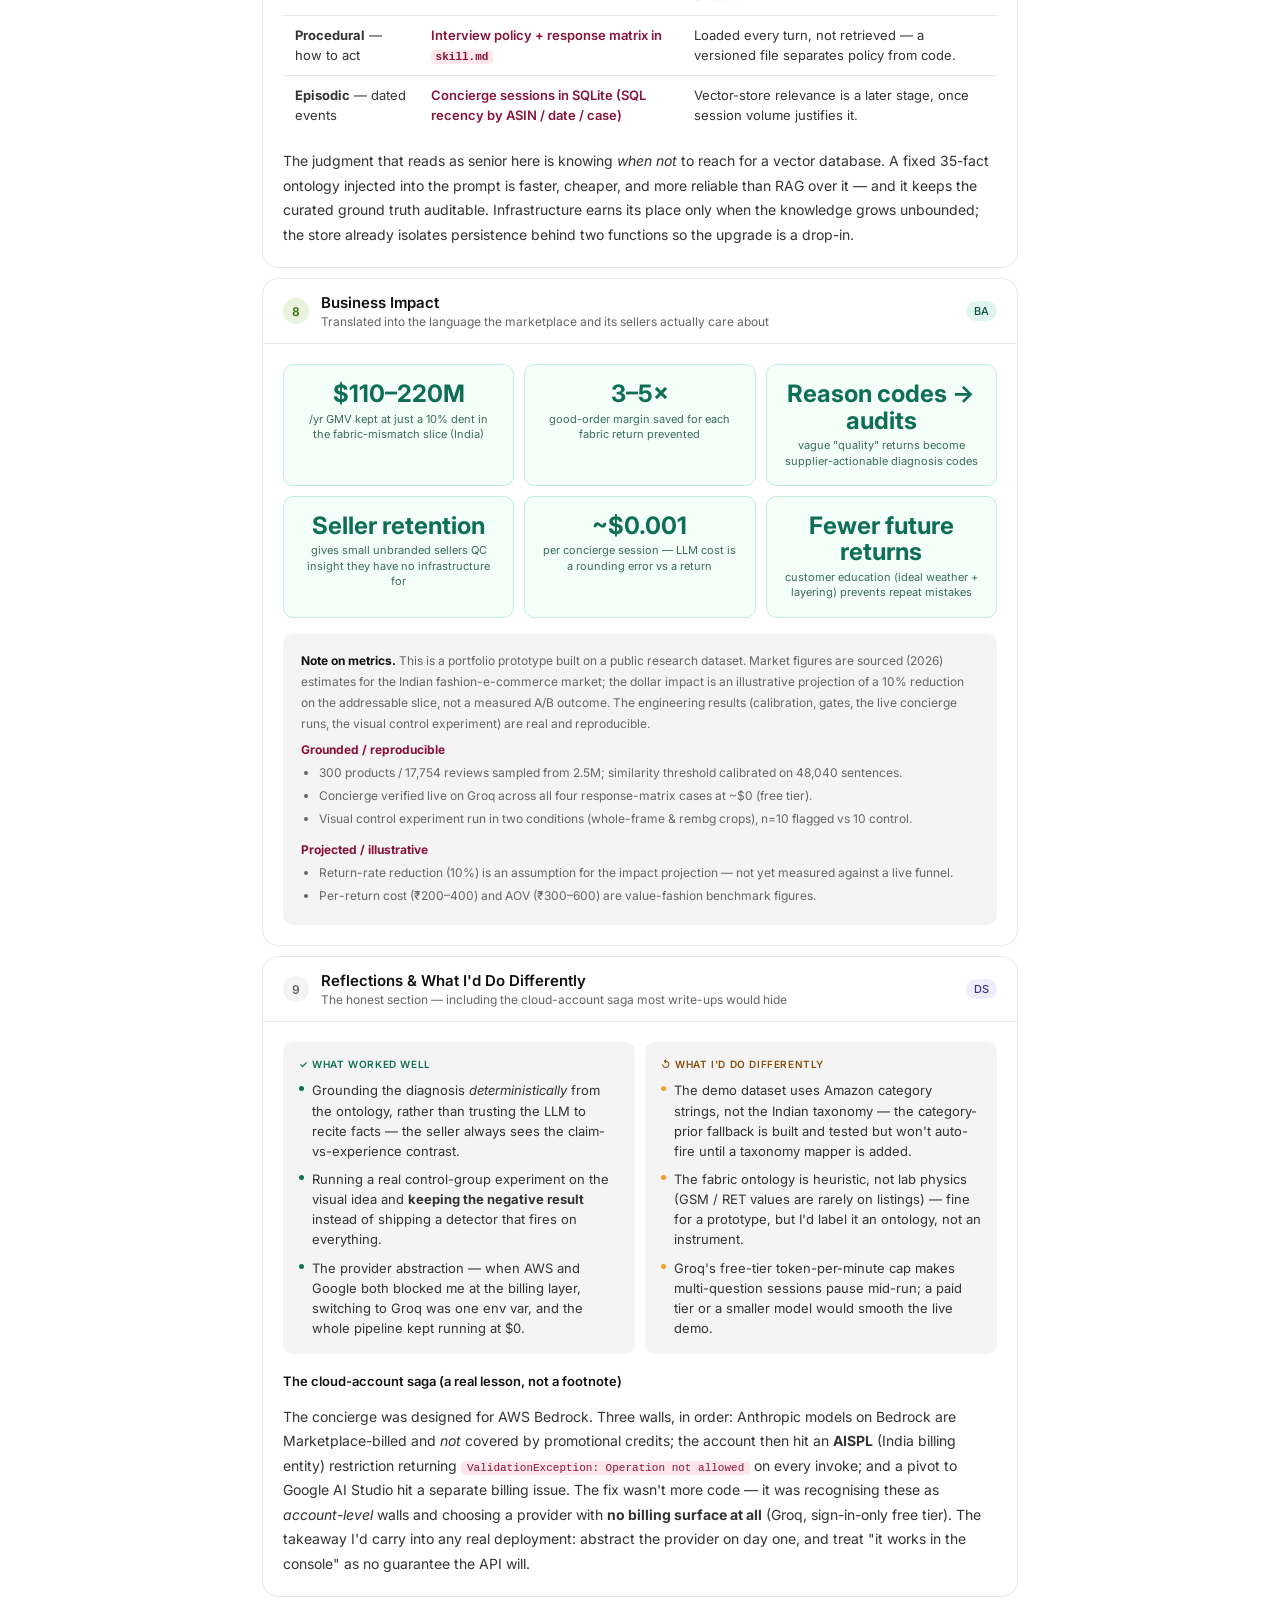
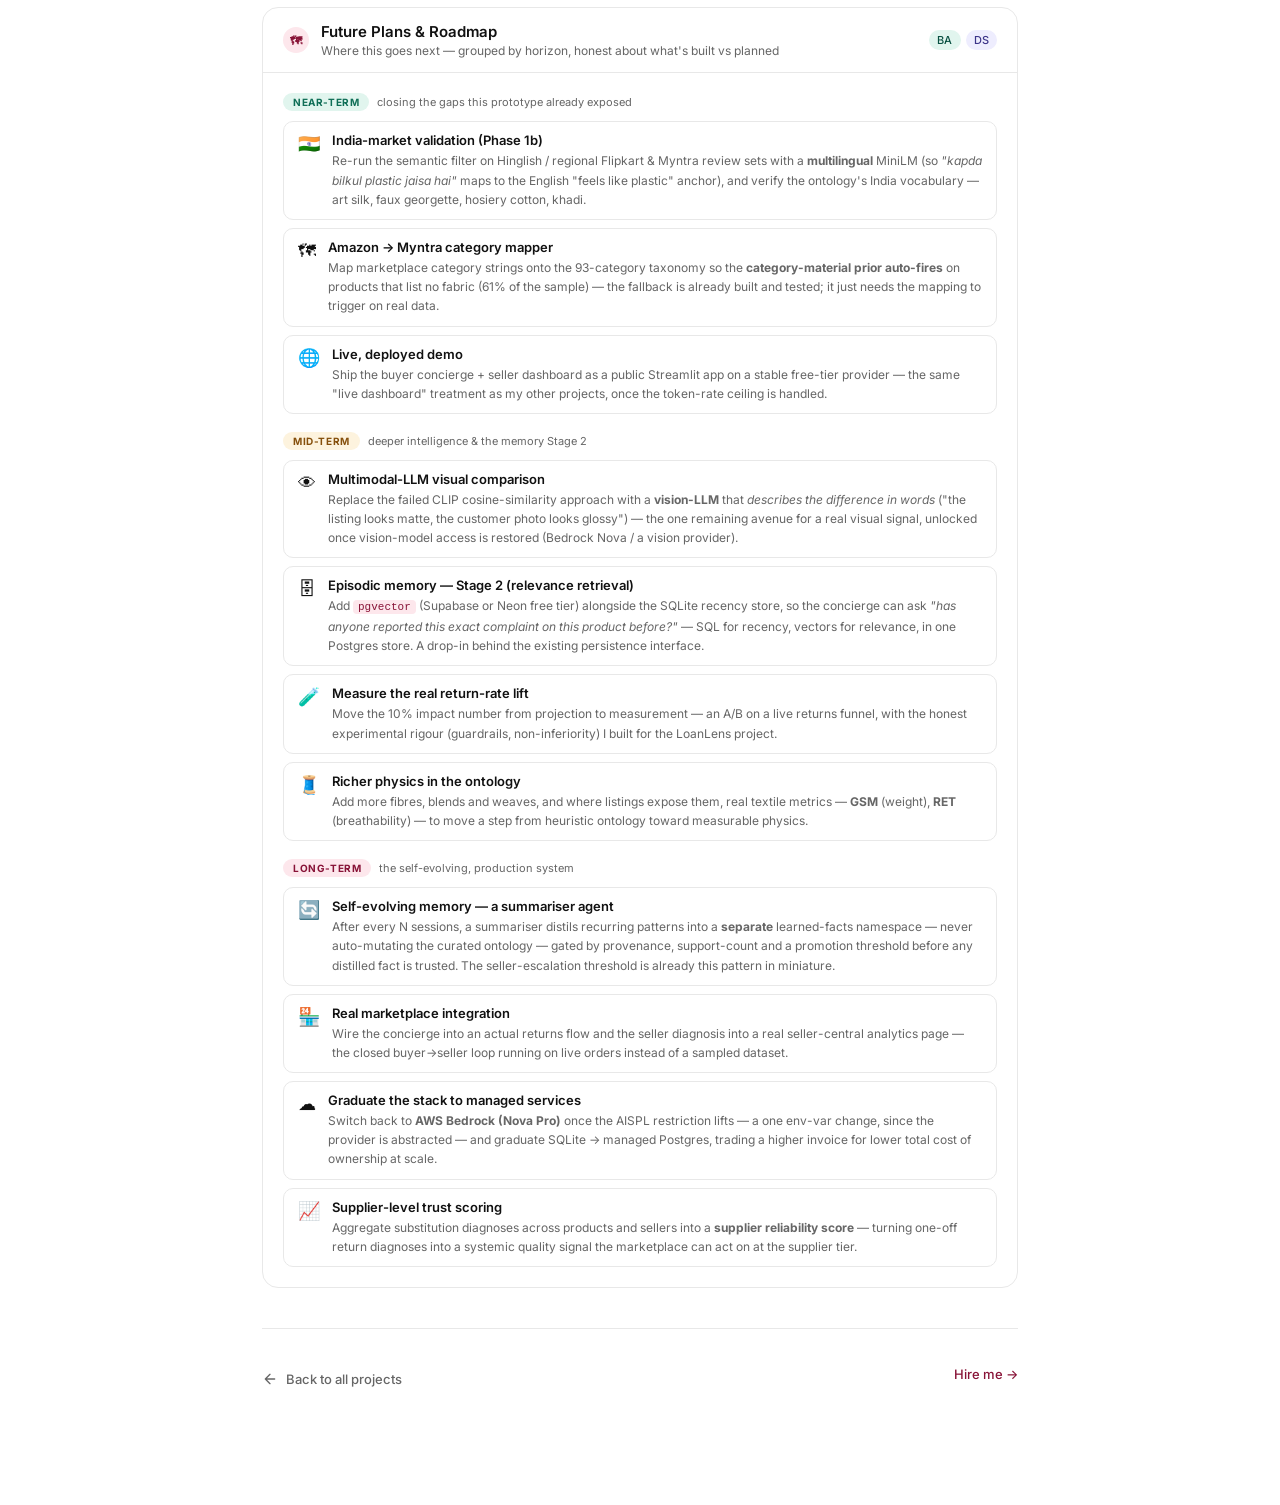
<file: projects/true-texture.html>
<!DOCTYPE html>
<html lang="en">

<head>
  <meta charset="UTF-8" />
  <meta name="viewport" content="width=device-width, initial-scale=1.0" />
  <title>True-Texture Intelligence — A Returns Concierge Agent That Reads Fabric — Ankit Addya</title>
  <meta name="description"
    content="A multi-agent returns-intelligence system for fashion e-commerce: mines tactile complaints from 2.5M Amazon reviews, cross-checks them against a two-axis fabric ontology (12 fibres × 23 weaves), and runs a Groq-powered returns concierge that diagnoses fabric substitution vs poor quality vs wrong-weather usage via a 2x2 response matrix — with a staged 3-tier agent memory and an honest CLIP negative result." />
  <link rel="preconnect" href="https://fonts.googleapis.com" />
  <link rel="preconnect" href="https://fonts.gstatic.com" crossorigin />
  <link href="https://fonts.googleapis.com/css2?family=Inter:wght@400;500;600;700;900&family=Bebas+Neue&display=swap"
    rel="stylesheet" />
  <link rel="stylesheet" href="../css/style.css" />
  <style>
    /* ── Accent for this page ──────────────────────────────────── */
    .proj-page {
      --acc: #BE123C;
      --acc-soft: #FDE7EC;
      --acc-deep: #881337;
    }

    .proj-back {
      display: inline-flex;
      align-items: center;
      gap: 8px;
      font-size: 13px;
      font-weight: 500;
      color: var(--gray);
      padding: 10px 0 0;
      transition: color .2s;
    }

    .proj-back:hover {
      color: var(--black);
    }

    .proj-back svg {
      width: 16px;
      height: 16px;
      stroke: currentColor;
      fill: none;
    }

    .proj-page {
      max-width: 820px;
      margin: 0 auto;
      padding: 0 32px 120px;
    }

    /* role tags */
    .role-tags {
      display: flex;
      gap: 8px;
      flex-wrap: wrap;
      margin-bottom: 20px;
    }

    .rtag {
      display: inline-flex;
      align-items: center;
      gap: 5px;
      font-size: 12px;
      font-weight: 500;
      padding: 4px 12px;
      border-radius: 999px;
      letter-spacing: .02em;
    }

    .rtag-da {
      background: #E6F1FB;
      color: #0C447C;
    }

    .rtag-ba {
      background: #E1F5EE;
      color: #085041;
    }

    .rtag-ds {
      background: #EEEDFE;
      color: #3C3489;
    }

    /* hero */
    .proj-hero {
      background: #1c0a10;
      border-radius: 20px;
      padding: 48px;
      margin: 32px 0 10px;
      color: #fff;
      position: relative;
      overflow: hidden;
    }

    .proj-hero::before {
      content: 'TEX';
      position: absolute;
      right: 14px;
      bottom: -30px;
      font-family: 'Bebas Neue', sans-serif;
      font-size: 150px;
      color: rgba(244, 63, 94, 0.14);
      line-height: 1;
      pointer-events: none;
      user-select: none;
    }

    .proj-hero-eyebrow {
      font-size: 11px;
      font-weight: 600;
      letter-spacing: .1em;
      text-transform: uppercase;
      color: #fb7185;
      margin-bottom: 14px;
    }

    .proj-hero h1 {
      font-size: clamp(22px, 3.5vw, 36px);
      font-weight: 700;
      line-height: 1.2;
      margin-bottom: 14px;
      color: #fff;
    }

    .proj-hero-sub {
      font-size: 15px;
      color: #d8b9c1;
      line-height: 1.65;
      max-width: 600px;
      margin-bottom: 28px;
    }

    .proj-metrics-row {
      display: grid;
      grid-template-columns: repeat(4, 1fr);
      gap: 12px;
      margin-bottom: 28px;
    }

    .proj-metric {
      background: rgba(255, 255, 255, .06);
      border: 1px solid rgba(251, 113, 133, .2);
      border-radius: 12px;
      padding: 14px;
      text-align: center;
    }

    .proj-metric-val {
      font-size: 20px;
      font-weight: 700;
      color: #fb7185;
      line-height: 1.05;
    }

    .proj-metric-label {
      font-size: 10px;
      color: #c99aa4;
      margin-top: 5px;
      line-height: 1.4;
    }

    .proj-meta-pills {
      display: flex;
      gap: 8px;
      flex-wrap: wrap;
      margin-bottom: 28px;
    }

    .proj-meta-pill {
      display: inline-flex;
      align-items: center;
      gap: 6px;
      font-size: 11px;
      color: #c99aa4;
      background: rgba(255, 255, 255, .06);
      border: 1px solid rgba(251, 113, 133, .2);
      border-radius: 999px;
      padding: 5px 12px;
    }

    .proj-hero-actions {
      display: flex;
      gap: 10px;
      flex-wrap: wrap;
    }

    .btn-hero-github {
      display: inline-flex;
      align-items: center;
      gap: 8px;
      padding: 11px 22px;
      border-radius: 999px;
      border: 1.5px solid rgba(255, 255, 255, .2);
      background: transparent;
      color: #fff;
      font-size: 13px;
      font-weight: 500;
      transition: background .2s, border-color .2s;
      text-decoration: none;
    }

    .btn-hero-github svg {
      width: 16px;
      height: 16px;
      fill: currentColor;
      flex-shrink: 0;
    }

    .btn-hero-github:hover {
      background: rgba(255, 255, 255, .08);
      border-color: rgba(255, 255, 255, .4);
    }

    /* section cards */
    .proj-section {
      border: 1.5px solid var(--card-border);
      border-radius: 16px;
      background: var(--white);
      margin-bottom: 10px;
      overflow: hidden;
    }

    .proj-section-header {
      display: flex;
      align-items: center;
      gap: 12px;
      padding: 14px 20px;
      border-bottom: 1px solid var(--card-border);
    }

    .sec-num {
      width: 26px;
      height: 26px;
      border-radius: 50%;
      display: flex;
      align-items: center;
      justify-content: center;
      font-size: 12px;
      font-weight: 600;
      flex-shrink: 0;
    }

    .sec-head-text {
      flex: 1;
    }

    .sec-title {
      font-size: 15px;
      font-weight: 600;
      color: var(--black);
    }

    .sec-desc {
      font-size: 12px;
      color: var(--gray);
      margin-top: 2px;
    }

    .sec-audience {
      display: flex;
      gap: 5px;
      margin-left: auto;
      flex-shrink: 0;
    }

    .proj-section-body {
      padding: 20px;
    }

    .proj-p {
      font-size: 14px;
      color: #333;
      line-height: 1.75;
      margin-bottom: 12px;
    }

    .proj-p:last-child {
      margin-bottom: 0;
    }

    .proj-p code,
    .info-card-value code {
      font-size: 11px;
      background: var(--acc-soft);
      color: var(--acc-deep);
      padding: 1px 6px;
      border-radius: 4px;
    }

    .two-col {
      display: grid;
      grid-template-columns: 1fr 1fr;
      gap: 10px;
    }

    .info-card {
      background: var(--gray-light);
      border-radius: 10px;
      padding: 14px;
    }

    .info-card-label {
      font-size: 10px;
      font-weight: 600;
      text-transform: uppercase;
      letter-spacing: .06em;
      color: var(--gray);
      margin-bottom: 6px;
    }

    .info-card-value {
      font-size: 13px;
      color: var(--black);
      font-weight: 500;
      line-height: 1.5;
    }

    .gloss-grid {
      display: grid;
      grid-template-columns: 1fr 1fr;
      gap: 10px;
    }

    .gloss-item {
      background: var(--gray-light);
      border-radius: 10px;
      padding: 12px 14px;
    }

    .gloss-term {
      font-size: 13px;
      font-weight: 700;
      color: var(--black);
      margin-bottom: 3px;
    }

    .gloss-def {
      font-size: 12px;
      color: var(--gray);
      line-height: 1.55;
    }

    .gloss-def code {
      font-size: 11px;
      background: var(--acc-soft);
      color: var(--acc-deep);
      padding: 1px 5px;
      border-radius: 4px;
    }

    .assump-box {
      background: var(--gray-light);
      border-radius: 10px;
      padding: 16px 18px;
      margin-top: 4px;
    }

    .assump-cat {
      font-size: 12px;
      font-weight: 700;
      color: var(--acc-deep);
      margin: 12px 0 6px;
    }

    .assump-cat:first-of-type {
      margin-top: 0;
    }

    .assump-box ul {
      font-size: 12px;
      color: var(--gray);
      line-height: 1.7;
      margin: 0;
      padding-left: 18px;
    }

    .assump-box ul li {
      margin-bottom: 3px;
    }

    .assump-box code {
      font-size: 11px;
      background: var(--acc-soft);
      color: var(--acc-deep);
      padding: 1px 5px;
      border-radius: 4px;
    }

    .pull-quote {
      border-left: 3px solid var(--acc);
      padding: 12px 16px;
      background: var(--acc-soft);
      border-radius: 0 10px 10px 0;
      margin-bottom: 14px;
    }

    .pull-quote p {
      font-size: 14px;
      font-style: italic;
      color: #333;
      line-height: 1.7;
    }

    .step-list {
      display: flex;
      flex-direction: column;
      gap: 0;
    }

    .step-row {
      display: flex;
      gap: 14px;
      align-items: flex-start;
      padding: 10px 0;
    }

    .step-icon {
      width: 32px;
      height: 32px;
      border-radius: 8px;
      display: flex;
      align-items: center;
      justify-content: center;
      flex-shrink: 0;
      font-size: 16px;
    }

    .step-content {
      flex: 1;
    }

    .step-title {
      font-size: 14px;
      font-weight: 600;
      color: var(--black);
      margin-bottom: 3px;
    }

    .step-body {
      font-size: 13px;
      color: var(--gray);
      line-height: 1.6;
    }

    .step-connector {
      width: 2px;
      height: 10px;
      background: var(--card-border);
      margin-left: 15px;
    }

    .stack-row {
      display: flex;
      gap: 6px;
      flex-wrap: wrap;
      margin-top: 10px;
    }

    .stag-proj {
      font-size: 11px;
      font-weight: 500;
      padding: 4px 10px;
      border-radius: 6px;
      background: var(--gray-light);
      color: #333;
      border: 1px solid var(--card-border);
    }

    .arch-diagram {
      background: var(--gray-light);
      border-radius: 12px;
      padding: 20px;
      margin: 14px 0;
    }

    .arch-row {
      display: flex;
      gap: 8px;
      align-items: center;
      justify-content: center;
      flex-wrap: wrap;
    }

    .arch-node {
      display: flex;
      flex-direction: column;
      align-items: center;
      gap: 4px;
      padding: 10px 14px;
      background: #fff;
      border: 1.5px solid var(--card-border);
      border-radius: 10px;
      min-width: 84px;
      text-align: center;
    }

    .arch-node-icon {
      font-size: 18px;
    }

    .arch-node-label {
      font-size: 10px;
      font-weight: 600;
      color: var(--black);
    }

    .arch-node-sub {
      font-size: 9px;
      color: var(--gray);
    }

    .arch-arrow {
      font-size: 16px;
      color: var(--gray);
      flex-shrink: 0;
    }

    .arch-layer-label {
      font-size: 10px;
      font-weight: 600;
      text-transform: uppercase;
      letter-spacing: .08em;
      color: var(--gray);
      margin-bottom: 8px;
    }

    .arch-layer {
      margin-bottom: 12px;
    }

    .arch-layer:last-child {
      margin-bottom: 0;
    }

    .decision-table {
      width: 100%;
      border-collapse: collapse;
      margin: 14px 0;
      font-size: 13px;
    }

    .decision-table th {
      text-align: left;
      padding: 8px 12px;
      background: var(--gray-light);
      font-size: 11px;
      font-weight: 600;
      text-transform: uppercase;
      letter-spacing: .05em;
      color: var(--gray);
      border-bottom: 1.5px solid var(--card-border);
    }

    .decision-table td {
      padding: 10px 12px;
      border-bottom: 1px solid var(--card-border);
      color: #333;
      vertical-align: top;
      line-height: 1.5;
    }

    .decision-table tr:last-child td {
      border-bottom: none;
    }

    .decision-table .chosen {
      font-weight: 600;
      color: var(--acc-deep);
    }

    .decision-table code {
      font-size: 11px;
      background: var(--acc-soft);
      color: var(--acc-deep);
      padding: 1px 5px;
      border-radius: 4px;
    }

    .insight-grid {
      display: grid;
      grid-template-columns: 1fr 1fr;
      gap: 10px;
      margin: 14px 0;
    }

    .insight-card {
      border: 1.5px solid var(--card-border);
      border-radius: 10px;
      padding: 16px;
    }

    .insight-num {
      font-family: 'Bebas Neue', sans-serif;
      font-size: 32px;
      line-height: 1;
      color: var(--acc);
      margin-bottom: 4px;
    }

    .insight-title {
      font-size: 13px;
      font-weight: 600;
      color: var(--black);
      margin-bottom: 6px;
    }

    .insight-body {
      font-size: 12px;
      color: var(--gray);
      line-height: 1.6;
    }

    .insight-body code {
      font-size: 11px;
      background: var(--acc-soft);
      color: var(--acc-deep);
      padding: 1px 5px;
      border-radius: 4px;
    }

    .impact-grid {
      display: grid;
      grid-template-columns: repeat(3, 1fr);
      gap: 10px;
      margin-bottom: 16px;
    }

    .impact-card {
      background: #F5FFF9;
      border: 1.5px solid #C2EDDA;
      border-radius: 10px;
      padding: 16px;
      text-align: center;
    }

    .impact-val {
      font-size: 24px;
      font-weight: 700;
      color: #0F6E56;
      line-height: 1.1;
    }

    .impact-label {
      font-size: 11px;
      color: #3B6D55;
      margin-top: 4px;
      line-height: 1.4;
    }

    .refl-grid {
      display: grid;
      grid-template-columns: 1fr 1fr;
      gap: 10px;
      margin-bottom: 14px;
    }

    .refl-card {
      background: var(--gray-light);
      border-radius: 10px;
      padding: 16px;
    }

    .refl-card-label {
      font-size: 10px;
      font-weight: 600;
      text-transform: uppercase;
      letter-spacing: .06em;
      margin-bottom: 10px;
    }

    .refl-card.good .refl-card-label {
      color: #0F6E56;
    }

    .refl-card.change .refl-card-label {
      color: #854F0B;
    }

    .refl-item {
      display: flex;
      gap: 8px;
      margin-bottom: 8px;
      font-size: 13px;
      color: #333;
      line-height: 1.55;
    }

    .refl-item:last-child {
      margin-bottom: 0;
    }

    .refl-dot {
      width: 5px;
      height: 5px;
      border-radius: 50%;
      flex-shrink: 0;
      margin-top: 6px;
    }

    .refl-card.good .refl-dot {
      background: #0F6E56;
    }

    .refl-card.change .refl-dot {
      background: #EF9F27;
    }

    /* future roadmap */
    .road-lane {
      margin-bottom: 18px;
    }

    .road-lane:last-child {
      margin-bottom: 0;
    }

    .road-lane-head {
      display: flex;
      align-items: center;
      gap: 8px;
      margin-bottom: 10px;
    }

    .road-horizon {
      font-size: 10px;
      font-weight: 700;
      text-transform: uppercase;
      letter-spacing: .06em;
      padding: 3px 10px;
      border-radius: 999px;
    }

    .road-horizon.near {
      background: #E1F5EE;
      color: #0F6E56;
    }

    .road-horizon.mid {
      background: #FDF3DE;
      color: #854F0B;
    }

    .road-horizon.long {
      background: var(--acc-soft);
      color: var(--acc-deep);
    }

    .road-lane-note {
      font-size: 11px;
      color: var(--gray);
    }

    .road-item {
      display: flex;
      gap: 12px;
      align-items: flex-start;
      padding: 10px 14px;
      border: 1.5px solid var(--card-border);
      border-radius: 10px;
      margin-bottom: 8px;
      background: var(--white);
    }

    .road-item:last-child {
      margin-bottom: 0;
    }

    .road-item-icon {
      font-size: 18px;
      flex-shrink: 0;
      margin-top: 1px;
    }

    .road-item-body {
      flex: 1;
    }

    .road-item-title {
      font-size: 13px;
      font-weight: 600;
      color: var(--black);
      margin-bottom: 3px;
    }

    .road-item-desc {
      font-size: 12px;
      color: var(--gray);
      line-height: 1.6;
    }

    .road-item-desc code {
      font-size: 11px;
      background: var(--acc-soft);
      color: var(--acc-deep);
      padding: 1px 5px;
      border-radius: 4px;
    }

    @media (max-width:640px) {
      .proj-page {
        padding: 0 20px 80px;
      }

      .proj-hero {
        padding: 28px 24px;
        border-radius: 14px;
      }

      .proj-metrics-row {
        grid-template-columns: 1fr 1fr;
      }

      .two-col,
      .insight-grid,
      .refl-grid,
      .gloss-grid {
        grid-template-columns: 1fr;
      }

      .impact-grid {
        grid-template-columns: 1fr 1fr;
      }

      .proj-hero::before {
        font-size: 100px;
      }
    }
  </style>
</head>

<body>

  <nav class="navbar" id="navbar">
    <div class="nav-inner">
      <a href="../index.html#projects" class="nav-link active">← Portfolio</a>
    </div>
  </nav>

  <div class="proj-page" style="padding-top:100px;">

    <!-- ── HERO ─────────────────────────────────────────────────── -->
    <div class="proj-hero">
      <div class="proj-hero-eyebrow">Project Deep-Dive · Agentic AI · Returns Intelligence</div>
      <h1>True-Texture — Fabric-Mismatch<br>Returns Intelligence</h1>
      <p class="proj-hero-sub">Fashion listings lie about fabric; customers find out on their skin; returns follow.
        True-Texture mines the tactile truth out of review text, cross-checks it against the material each listing
        <em>claims</em> — across a two-axis <strong>fibre × weave</strong> ontology — interrogates the returner at
        return time with an adaptive LLM concierge, and hands the seller an evidence-backed fix, down to <em>"your
          supplier is likely substituting polyester for the listed cotton."</em>
      </p>

      <div class="role-tags" style="margin-bottom:24px">
        <span class="rtag rtag-da">&#x1F4CA; Data / NLP Engineer</span>
        <span class="rtag rtag-ba">&#x1F4BC; Product / Market Analyst</span>
        <span class="rtag rtag-ds">&#x1F9E0; Agentic AI / GenAI</span>
      </div>

      <div class="proj-metrics-row">
        <div class="proj-metric">
          <div class="proj-metric-val">₹52,371&ndash;71,415 crore</div>
          <div class="proj-metric-label">/yr India fashion returns targeted</div>
        </div>
        <div class="proj-metric">
          <div class="proj-metric-val">2.5M</div>
          <div class="proj-metric-label">reviews scanned · filter calibrated on 48K sentences</div>
        </div>
        <div class="proj-metric">
          <div class="proj-metric-val">12 &times; 23</div>
          <div class="proj-metric-label">fibres × weaves · 98% catalog grounding</div>
        </div>
        <div class="proj-metric">
          <div class="proj-metric-val">₹0</div>
          <div class="proj-metric-label">cloud spend — free-tier / local stack</div>
        </div>
      </div>

      <div class="proj-meta-pills">
        <span class="proj-meta-pill">&#x1F457; E-commerce · fashion apparel</span>
        <span class="proj-meta-pill">&#x1F1EE;&#x1F1F3; India-first market case</span>
        <span class="proj-meta-pill">&#x1F916; 4-case returns concierge</span>
        <span class="proj-meta-pill" style="color:#fbbf24">&#x1F6E0; Prototype · actively evolving</span>
      </div>

      <div class="proj-hero-actions">
        <a href="https://github.com/addy9051/True-texture-detector-AI-system" class="btn-hero-github" target="_blank"
          rel="noopener noreferrer">
          <svg viewBox="0 0 24 24" xmlns="http://www.w3.org/2000/svg">
            <path
              d="M12 .297c-6.63 0-12 5.373-12 12 0 5.303 3.438 9.8 8.205 11.385.6.113.82-.258.82-.577 0-.285-.01-1.04-.015-2.04-3.338.724-4.042-1.61-4.042-1.61C4.422 18.07 3.633 17.7 3.633 17.7c-1.087-.744.084-.729.084-.729 1.205.084 1.838 1.236 1.838 1.236 1.07 1.835 2.809 1.305 3.495.998.108-.776.417-1.305.76-1.605-2.665-.3-5.466-1.332-5.466-5.93 0-1.31.465-2.38 1.235-3.22-.135-.303-.54-1.523.105-3.176 0 0 1.005-.322 3.3 1.23.96-.267 1.98-.399 3-.405 1.02.006 2.04.138 3 .405 2.28-1.552 3.285-1.23 3.285-1.23.645 1.653.24 2.873.12 3.176.765.84 1.23 1.91 1.23 3.22 0 4.61-2.805 5.625-5.475 5.92.42.36.81 1.096.81 2.22 0 1.606-.015 2.896-.015 3.286 0 .315.21.69.825.57C20.565 22.092 24 17.592 24 12.297c0-6.627-5.373-12-12-12" />
          </svg>
          View on GitHub
        </a>
      </div>
    </div>

    <!-- ── KEY TERMS (glossary) ─────────────────────────────────── -->
    <div class="proj-section">
      <div class="proj-section-header">
        <div class="sec-num" style="background:var(--acc-soft);color:var(--acc-deep)">&#x1F4D6;</div>
        <div class="sec-head-text">
          <div class="sec-title">Key Terms</div>
          <div class="sec-desc">Plain-language definitions for the terms used throughout this page</div>
        </div>
      </div>
      <div class="proj-section-body">
        <div class="gloss-grid">
          <div class="gloss-item">
            <div class="gloss-term">Fabric ontology</div>
            <div class="gloss-def">The system's "ground truth" for materials: per fibre, how it <em>should</em> feel,
              its thermal / ideal-weather profile, and the adjectives that signal it's <strong>not</strong> what was
              claimed.</div>
          </div>
          <div class="gloss-item">
            <div class="gloss-term">Fibre vs weave (two axes)</div>
            <div class="gloss-def">Fibre (cotton, polyester) governs warmth &amp; substitution; weave / construction
              (satin, fleece, denim) governs surface feel &amp; how much air it traps. A garment carries both.</div>
          </div>
          <div class="gloss-item">
            <div class="gloss-term">Substitution signature</div>
            <div class="gloss-def">The tactile tell-tale a cheap fibre leaves when masquerading as a premium one —
              cotton reported as "shiny / slick" points to polyester.</div>
          </div>
          <div class="gloss-item">
            <div class="gloss-term">Semantic filter</div>
            <div class="gloss-def">A local embedding model that keeps only the review sentences actually about fabric
              <em>feel</em>, scored against anchor phrases — an upgrade over keyword or topic-model matching.
            </div>
          </div>
          <div class="gloss-item">
            <div class="gloss-term">Negation gate</div>
            <div class="gloss-def">A rule that stops <em>"it was <strong>not</strong> scratchy"</em> being counted as a
              complaint — the dominant false-positive the naïve keyword approach produced.</div>
          </div>
          <div class="gloss-item">
            <div class="gloss-term">Returns concierge</div>
            <div class="gloss-def">The LLM agent that, at return time, asks 1&ndash;3 adaptive questions with tappable
              options, then emits a structured diagnosis — replacing the vague "reason for return" dropdown.</div>
          </div>
          <div class="gloss-item">
            <div class="gloss-term">Response matrix (2×2)</div>
            <div class="gloss-def">Feel-problem × weather-problem &rarr; four cases, each with a distinct customer
              message and seller action (audit / quality / listing-fix / no-action).</div>
          </div>
          <div class="gloss-item">
            <div class="gloss-term">Tool-use / forced function call</div>
            <div class="gloss-def">The concierge can only answer through two tools (<code>ask_question</code>,
              <code>submit_diagnosis</code>); after the question budget the model is <em>forced</em> to submit — so
              output is always structured.
            </div>
          </div>
          <div class="gloss-item">
            <div class="gloss-term">Three-tier agent memory</div>
            <div class="gloss-def"><strong>Semantic</strong> (durable facts, JSON) · <strong>procedural</strong>
              (how-to-act, <code>skill.md</code>) · <strong>episodic</strong> (dated sessions, SQLite) — the CoALA
              agent-memory pattern.</div>
          </div>
          <div class="gloss-item">
            <div class="gloss-term">Control-group experiment</div>
            <div class="gloss-def">Testing the visual-match idea against products nobody complains about — if flagged
              and clean score the same, the signal doesn't discriminate. It didn't.</div>
          </div>
          <div class="gloss-item">
            <div class="gloss-term">RTO (Return-to-Origin)</div>
            <div class="gloss-def">India-specific: a COD order refused at the doorstep, never opened. A different
              problem from post-delivery fabric returns — deliberately <em>out of scope</em> here.</div>
          </div>
          <div class="gloss-item">
            <div class="gloss-term">Provider abstraction</div>
            <div class="gloss-def">One duck-typed chat interface behind Groq, Gemini and AWS Bedrock — swapping LLM
              providers is a single env var, no code change.</div>
          </div>
        </div>
      </div>
    </div>

    <!-- ── 2 · BUSINESS CONTEXT ─────────────────────────────────── -->
    <div class="proj-section">
      <div class="proj-section-header">
        <div class="sec-num" style="background:var(--acc-soft);color:var(--acc-deep)">2</div>
        <div class="sec-head-text">
          <div class="sec-title">Business Context</div>
          <div class="sec-desc">Why "the fabric feels wrong" is a first-order problem for a fashion marketplace</div>
        </div>
        <div class="sec-audience"><span class="rtag rtag-ba" style="font-size:11px;padding:3px 8px">BA</span></div>
      </div>
      <div class="proj-section-body">
        <p class="proj-p">Online fashion returns at <strong>25&ndash;35%</strong> are among the highest of any retail
          category, and a large share are driven not by size but by <em>"the product is different from the listing"</em>
          — the colour, the drape, and above all the <strong>fabric feel</strong>. On a value-fashion marketplace this
          is the single most common stated return reason, fuelled by unbranded sellers, reseller-copied studio photos,
          and rampant fibre substitution (viscose sold as "cotton", polyester "art silk" sold as silk).</p>
        <p class="proj-p">The reverse-logistics maths is brutal: a single return costs &#8377;200&ndash;400 all-in
          against a value-fashion order value of &#8377;300&ndash;600 — <strong>one fabric-mismatch return erases the
            margin of three-to-five good orders</strong>. And the marketplace's own return-reason codes are
          near-useless: customers click whatever option is fastest, so the true fabric-disappointment volume hides
          inside "didn't like it". <strong>Producing trustworthy root-cause data is itself the product.</strong></p>
        <div class="two-col" style="margin-top:14px">
          <div class="info-card">
            <div class="info-card-label">Sector</div>
            <div class="info-card-value">Fashion e-commerce (India-first: Myntra · Flipkart · Meesho · Ajio · Amazon.in)
            </div>
          </div>
          <div class="info-card">
            <div class="info-card-label">The leak</div>
            <div class="info-card-value">Fabric / "not as described" — a top-tier apparel return driver, not the fit
              bucket</div>
          </div>
          <div class="info-card">
            <div class="info-card-label">Why data is the product</div>
            <div class="info-card-value">Reason codes are unreliable; the system manufactures the honest diagnosis codes
            </div>
          </div>
          <div class="info-card">
            <div class="info-card-label">Headline skills</div>
            <div class="info-card-value">Agentic AI · applied NLP · domain ontology · market analysis</div>
          </div>
        </div>
      </div>
    </div>

    <!-- ── 3 · MARKET SIZING ────────────────────────────────────── -->
    <div class="proj-section">
      <div class="proj-section-header">
        <div class="sec-num" style="background:#E1F5EE;color:#0F6E56">3</div>
        <div class="sec-head-text">
          <div class="sec-title">Is This Worth Solving? — Market Sizing</div>
          <div class="sec-desc">The analysis that came before a line of code: how big is the addressable slice, honestly
          </div>
        </div>
        <div class="sec-audience"><span class="rtag rtag-ba" style="font-size:11px;padding:3px 8px">BA</span></div>
      </div>
      <div class="proj-section-body">
        <p class="proj-p">Before building, I sized the opportunity — and deliberately looked for reasons <em>not</em> to
          build it. The verdict: worth building, and <strong>India is the better market for it than the US</strong>. In
          the US, fabric mismatch is the minority slice of a fit-dominated returns problem, already circled by Amazon's
          Fit Insights. In India it is closer to the main event.</p>
        <table class="decision-table">
          <thead>
            <tr>
              <th>Metric</th>
              <th class="chosen">India (primary)</th>
              <th>US (contrast)</th>
            </tr>
          </thead>
          <tbody>
            <tr>
              <td>Fashion e-commerce GMV</td>
              <td class="chosen">~$21.6B (2025) · largest category</td>
              <td>Amazon apparel ~$72B</td>
            </tr>
            <tr>
              <td>Online fashion return rate</td>
              <td class="chosen">25&ndash;35% &rarr; <strong>~$5.5&ndash;7.5B/yr returned</strong></td>
              <td>~24&ndash;25%</td>
            </tr>
            <tr>
              <td>"Not as described / fabric" share</td>
              <td class="chosen"><strong>#1 stated return reason</strong> on value platforms</td>
              <td>~10&ndash;13% (fit dominates)</td>
            </tr>
            <tr>
              <td>Addressable returned GMV / yr</td>
              <td class="chosen">~$1.1&ndash;2.2B (conservative 20&ndash;30% share)</td>
              <td>~$1.8&ndash;2.3B</td>
            </tr>
            <tr>
              <td>Incumbent tooling</td>
              <td class="chosen">none at maturity</td>
              <td>Amazon Fit Insights (2024)</td>
            </tr>
          </tbody>
        </table>
        <p class="proj-p" style="margin-top:6px">Even a <strong>10% dent</strong> in the fabric-mismatch slice is
          ~$110&ndash;220M/yr of kept GMV plus reverse-logistics savings — and the corrective action for a seller (fix
          the listing, audit the supplier) costs almost nothing relative to the bleed. That is a genuinely high
          actionability-to-effort ratio.</p>
        <p class="proj-p" style="font-weight:600;font-size:13px;color:var(--black);margin-top:8px">Two honest
          boundaries, stated up front</p>
        <div class="two-col">
          <div class="info-card">
            <div class="info-card-label">Out of scope: fit / size</div>
            <div class="info-card-value">The other majority bucket — already served by size recommenders and
              True-Fit-style tools. Not this project's problem.</div>
          </div>
          <div class="info-card">
            <div class="info-card-label">Out of scope: COD RTO</div>
            <div class="info-card-value">Doorstep-refused orders (20&ndash;40% of COD) were never opened. True-Texture
              addresses <em>post-delivery</em> quality returns only.</div>
          </div>
        </div>
      </div>
    </div>

    <!-- ── 4 · PROBLEM STATEMENT / WHITE SPACE ──────────────────── -->
    <div class="proj-section">
      <div class="proj-section-header">
        <div class="sec-num" style="background:#FAEEDA;color:#854F0B">4</div>
        <div class="sec-head-text">
          <div class="sec-title">Problem Statement &amp; White Space</div>
          <div class="sec-desc">What everyone else does passively, and the active loop nobody runs</div>
        </div>
        <div class="sec-audience"><span class="rtag rtag-ba" style="font-size:11px;padding:3px 8px">BA</span><span
            class="rtag rtag-ds" style="font-size:11px;padding:3px 8px">DS</span></div>
      </div>
      <div class="proj-section-body">
        <div class="pull-quote">
          <p>Amazon's Fit Insights already mines reviews for fabric sentiment — but passively, after the fact. Nobody
            interrogates the customer <em>at return time</em> with a material rulebook, separates fibre substitution
            from poor quality from wrong-weather usage, and feeds a specific corrective action back to the seller. That
            active loop is the white space.</p>
        </div>
        <div class="step-list">
          <div class="step-row">
            <div class="step-icon" style="background:var(--acc-soft)">1&#xFE0F;&#x20E3;</div>
            <div class="step-content">
              <div class="step-title">Active diagnosis, not passive mining</div>
              <div class="step-body">Structured 1&ndash;3-question interview at the moment of return, with neutral
                option chips — not a review scraped weeks later, and not a dropdown the customer lies on.</div>
            </div>
          </div>
          <div class="step-connector"></div>
          <div class="step-row">
            <div class="step-icon" style="background:var(--acc-soft)">2&#xFE0F;&#x20E3;</div>
            <div class="step-content">
              <div class="step-title">Physics cross-check</div>
              <div class="step-body">The reported sensation is checked against what the <em>claimed</em> material should
                actually feel like — turning "didn't like it" into "claims cotton, feels like shiny polyester".</div>
            </div>
          </div>
          <div class="step-connector"></div>
          <div class="step-row">
            <div class="step-icon" style="background:var(--acc-soft)">3&#xFE0F;&#x20E3;</div>
            <div class="step-content">
              <div class="step-title">Closed loop to the seller</div>
              <div class="step-body">A specific, cheap action — verify the fibre, source premium-grade material, or
                clarify the ideal-weather guidance in the listing — routed by the case, not a generic alert.</div>
            </div>
          </div>
        </div>
      </div>
    </div>

    <!-- ── 5 · TECHNICAL APPROACH ───────────────────────────────── -->
    <div class="proj-section">
      <div class="proj-section-header">
        <div class="sec-num" style="background:#EEEDFE;color:#3C3489">5</div>
        <div class="sec-head-text">
          <div class="sec-title">Technical Approach</div>
          <div class="sec-desc">The pipeline, the two-axis ontology, and the provider-agnostic agent</div>
        </div>
        <div class="sec-audience"><span class="rtag rtag-da" style="font-size:11px;padding:3px 8px">DA</span><span
            class="rtag rtag-ds" style="font-size:11px;padding:3px 8px">DS</span></div>
      </div>
      <div class="proj-section-body">

        <div class="arch-diagram">
          <div class="arch-layer">
            <div class="arch-layer-label">Evidence engine (local · $0)</div>
            <div class="arch-row">
              <div class="arch-node">
                <div class="arch-node-icon">&#x1F4E6;</div>
                <div class="arch-node-label">Amazon Reviews 2023</div>
                <div class="arch-node-sub">public · no scraping</div>
              </div>
              <div class="arch-arrow">→</div>
              <div class="arch-node">
                <div class="arch-node-icon">&#x1F9F5;</div>
                <div class="arch-node-label">MiniLM filter</div>
                <div class="arch-node-sub">fabric-feel sentences</div>
              </div>
              <div class="arch-arrow">→</div>
              <div class="arch-node">
                <div class="arch-node-icon">&#x2696;</div>
                <div class="arch-node-label">Diagnosis engine</div>
                <div class="arch-node-sub">claim vs reported feel</div>
              </div>
            </div>
          </div>
          <div class="arch-layer">
            <div class="arch-layer-label">Ground truth (two orthogonal axes)</div>
            <div class="arch-row">
              <div class="arch-node" style="min-width:150px">
                <div class="arch-node-icon">&#x1F9EC;</div>
                <div class="arch-node-label">Fibre ontology (12)</div>
                <div class="arch-node-sub">feel · thermal · substitution</div>
              </div>
              <div class="arch-arrow">+</div>
              <div class="arch-node" style="min-width:150px">
                <div class="arch-node-icon">&#x1FAA1;</div>
                <div class="arch-node-label">Weave ontology (23)</div>
                <div class="arch-node-sub">surface feel · weather</div>
              </div>
              <div class="arch-arrow">+</div>
              <div class="arch-node" style="min-width:150px">
                <div class="arch-node-icon">&#x1F4D1;</div>
                <div class="arch-node-label">Category priors (93)</div>
                <div class="arch-node-sub">fabric when unlisted</div>
              </div>
            </div>
          </div>
          <div class="arch-layer">
            <div class="arch-layer-label">Returns concierge (Groq / Gemini / Bedrock — 1 interface)</div>
            <div class="arch-row">
              <div class="arch-node">
                <div class="arch-node-icon">&#x1F916;</div>
                <div class="arch-node-label">Interview engine</div>
                <div class="arch-node-sub">&le;3 Qs · forced tools</div>
              </div>
              <div class="arch-arrow">→</div>
              <div class="arch-node">
                <div class="arch-node-icon">&#x1F9ED;</div>
                <div class="arch-node-label">2×2 matrix</div>
                <div class="arch-node-sub">feel × weather</div>
              </div>
              <div class="arch-arrow">→</div>
              <div class="arch-node">
                <div class="arch-node-icon">&#x1F4E4;</div>
                <div class="arch-node-label">Structured diagnosis</div>
                <div class="arch-node-sub">+ customer message</div>
              </div>
            </div>
          </div>
          <div class="arch-layer">
            <div class="arch-layer-label">Delivery</div>
            <div class="arch-row">
              <div class="arch-node">
                <div class="arch-node-icon">&#x1F4F8;</div>
                <div class="arch-node-label">Visual audit</div>
                <div class="arch-node-sub">CLIP — corroborate only</div>
              </div>
              <div class="arch-arrow">→</div>
              <div class="arch-node">
                <div class="arch-node-icon">&#x1F5C4;</div>
                <div class="arch-node-label">SQLite store</div>
                <div class="arch-node-sub">episodic memory</div>
              </div>
              <div class="arch-arrow">→</div>
              <div class="arch-node">
                <div class="arch-node-icon">&#x1F4BB;</div>
                <div class="arch-node-label">Streamlit</div>
                <div class="arch-node-sub">seller dashboard</div>
              </div>
            </div>
          </div>
        </div>

        <p class="proj-p" style="margin-top:16px"><strong>The two-axis ontology is the core idea.</strong> Fibre and
          weave are independent: fibre (cotton, wool) drives warmth and what a cheap substitute feels like; weave
          (satin, fleece, denim) drives surface feel and how much air it traps. A garment carries both, so the diagnosis
          carries both — a satin reported as "rough" is a mismatch regardless of fibre, and a cotton <em>fleece</em> is
          warm even though cotton is breathable, because the construction traps heat. Weave weather profiles are
          web-grounded (open weaves &rarr; summer, pile weaves &rarr; winter).</p>

        <p class="proj-p" style="margin-top:10px"><strong>Grounding, not trusting.</strong> The engine injects the
          material ground truth into every diagnosis deterministically — the seller always sees "claims cotton
          (soft/matte/breathable) &rarr; customer got rough/coarse", regardless of what the LLM chose to mention. When a
          listing states no fabric (61% of the sample), it falls back to the category's likely fibres so the agent can
          still probe intelligently.</p>

        <p class="proj-p" style="font-weight:600;font-size:13px;color:var(--black);margin-top:16px">Deliberate
          architecture calls</p>
        <table class="decision-table">
          <thead>
            <tr>
              <th>Decision</th>
              <th class="chosen">Chosen</th>
              <th>Rejected — and why</th>
            </tr>
          </thead>
          <tbody>
            <tr>
              <td>Data source</td>
              <td class="chosen">McAuley Amazon Reviews 2023 (public)</td>
              <td>Scraping Amazon — ToS violation, brittle</td>
            </tr>
            <tr>
              <td>Structure enforcement</td>
              <td class="chosen">Tool-use + forced function call</td>
              <td>Free-text parsing — unreliable schema</td>
            </tr>
            <tr>
              <td>Fabric facts to the LLM</td>
              <td class="chosen">Injected in the prompt</td>
              <td>Bedrock Knowledge Base (RAG) — its vector store alone would burn the whole budget</td>
            </tr>
            <tr>
              <td>Visual signal</td>
              <td class="chosen">Corroborate text only</td>
              <td>"Flag if CLIP &lt; 0.75" — fires on 20/20 (see &sect;6)</td>
            </tr>
            <tr>
              <td>Semantic memory</td>
              <td class="chosen">Injected JSON</td>
              <td>RAG over 35 facts — slower, costlier, retrieve-miss risk</td>
            </tr>
          </tbody>
        </table>

        <p class="proj-p" style="font-weight:600;font-size:13px;color:var(--black);margin-top:14px">Full stack</p>
        <div class="stack-row">
          <span class="stag-proj">Python</span><span class="stag-proj">uv</span><span
            class="stag-proj">Sentence-Transformers (MiniLM)</span><span class="stag-proj">Hugging Face
            datasets</span><span class="stag-proj">CLIP (ViT-B/32)</span><span class="stag-proj">rembg</span><span
            class="stag-proj">Groq (Llama 3.3 · gpt-oss-120b)</span><span class="stag-proj">AWS Bedrock
            (Converse)</span><span class="stag-proj">Google Gemini</span><span class="stag-proj">Tool-Use / Function
            Calling</span><span class="stag-proj">SQLite</span><span class="stag-proj">Streamlit</span><span
            class="stag-proj">pandas</span>
        </div>
      </div>
    </div>

    <!-- ── 6 · KEY FINDINGS ─────────────────────────────────────── -->
    <div class="proj-section">
      <div class="proj-section-header">
        <div class="sec-num" style="background:#E6F1FB;color:#185FA5">6</div>
        <div class="sec-head-text">
          <div class="sec-title">Key Findings &amp; Results</div>
          <div class="sec-desc">Calibrated, gated, verified live — including a negative result kept as a feature</div>
        </div>
        <div class="sec-audience"><span class="rtag rtag-da" style="font-size:11px;padding:3px 8px">DA</span><span
            class="rtag rtag-ds" style="font-size:11px;padding:3px 8px">DS</span></div>
      </div>
      <div class="proj-section-body">
        <div class="insight-grid">
          <div class="insight-card">
            <div class="insight-num">9 in 10</div>
            <div class="insight-title">flags are correct — up from about 1 in 2</div>
            <div class="insight-body">The system only marks a review as a genuine fabric complaint when it's confident.
              I tuned that confidence cut-off on 48,000 real review sentences, which lifted the share of
              <strong>correct</strong> flags from roughly half to about nine in ten. It matters because a wrongly-flagged
              "scratchy" could get an innocent supplier audited — so it catches fewer complaints in exchange for trusting
              the ones it does catch.</div>
          </div>
          <div class="insight-card">
            <div class="insight-num">3</div>
            <div class="insight-title">guardrails so it's hard to fool into a false complaint</div>
            <div class="insight-body">A gripe only counts if the customer truly meant it. Three checks: ignore negatives
              (<em>"it was <strong>not</strong> scratchy"</em>), only count unhappy reviews (3 stars or fewer), and
              require <strong>two separate reviews</strong> before raising a top-priority "audit this supplier" alert —
              one review saying "rough and scratchy" is a single opinion, not two.</div>
          </div>
          <div class="insight-card">
            <div class="insight-num">4</div>
            <div class="insight-title">look-alike return reasons it tells apart</div>
            <div class="insight-body">"The fabric felt wrong" can mean four very different things, and the assistant
              works out which: the fabric is <strong>fake</strong> (a cheaper fibre swapped in), it's <strong>real but
              low-grade</strong>, the buyer wore it in the <strong>wrong weather</strong>, or <strong>nothing is actually
              wrong</strong>. Each gets the seller a different, specific action — all four tested on a live AI model.</div>
          </div>
          <div class="insight-card">
            <div class="insight-num">98%</div>
            <div class="insight-title">of the fabrics real listings name, it understands</div>
            <div class="insight-body">The system knows 12 fibres (cotton, wool, polyester…) and 23 weaves (satin, denim,
              fleece…) — how each should feel and which weather it suits. Together they cover 98% of the materials
              listings actually mention; the small rest are vague words like "blended" that point to no specific
              fabric.</div>
          </div>
        </div>

        <p class="proj-p" style="font-weight:600;font-size:13px;color:var(--black);margin-top:18px">The concierge
          separates three look-alike causes — verified on live model runs</p>
        <table class="decision-table">
          <thead>
            <tr>
              <th>Customer says…</th>
              <th class="chosen">Diagnosis</th>
              <th>Seller action</th>
            </tr>
          </thead>
          <tbody>
            <tr>
              <td>"shiny, cheap plastic, not cotton"</td>
              <td class="chosen">Fibre <strong>substitution</strong> &rarr; polyester</td>
              <td>SUPPLY_CHAIN_AUDIT — verify / declare fibre</td>
            </tr>
            <tr>
              <td>"rough, coarse, scratchy cotton"</td>
              <td class="chosen"><strong>Low-grade genuine</strong> cotton</td>
              <td>QUALITY_IMPROVEMENT — source combed / long-staple</td>
            </tr>
            <tr>
              <td>"felt fine, but I was cold outdoors"</td>
              <td class="chosen"><strong>Wrong-weather</strong> usage (no defect)</td>
              <td>LISTING_FIX — clarify ideal weather; educate + layering tip</td>
            </tr>
            <tr>
              <td>"fabric fine, mild day, just not my style"</td>
              <td class="chosen"><strong>No fault</strong> found</td>
              <td>NO_ACTION — escalate to distributor only past a returns threshold</td>
            </tr>
          </tbody>
        </table>
        <p class="proj-p" style="font-size:12px;color:var(--gray)">The weave axis genuinely overrides the fibre: a live
          run on a cotton/polyester <em>fleece</em> hoodie worn on a hot day flagged a weather mismatch even though the
          cotton fibre is hot-ideal — because the fleece construction traps heat. The model resolved the fibre-vs-weave
          conflict in favour of the construction, exactly as designed.</p>

        <p class="proj-p" style="font-weight:600;font-size:13px;color:var(--black);margin-top:20px">The honest negative
          result — a control experiment that killed the obvious idea</p>
        <p class="proj-p">The tempting feature is "compare the listing photo to the customer photo with CLIP and flag
          big differences." I tested it <strong>properly — against a control group</strong> of products nobody complains
          about, in two conditions:</p>
        <table class="decision-table">
          <thead>
            <tr>
              <th>Condition</th>
              <th>Flagged (n=10)</th>
              <th>Control (n=10)</th>
            </tr>
          </thead>
          <tbody>
            <tr>
              <td>Whole frame</td>
              <td>CLIP 0.648 · colour&Delta; 0.689</td>
              <td>CLIP 0.659 · colour&Delta; 0.598</td>
            </tr>
            <tr>
              <td>Garment crops (rembg)</td>
              <td>CLIP 0.727 · colour&Delta; 0.711</td>
              <td>CLIP 0.738 · colour&Delta; 0.686</td>
            </tr>
          </tbody>
        </table>
        <p class="proj-p">The distributions <strong>overlap in both conditions</strong> — photo-level appearance
          comparison cannot see texture, and the popular "flag if CLIP &lt; 0.75" heuristic fires on 20 of 20 products.
          So the visual channel is demoted to <em>corroboration only</em> (INCONCLUSIVE unless a product falls outside
          the entire control band), and text stays the primary signal by design. <strong>Keeping this negative result —
            rather than dressing up a detector that doesn't work — is the point.</strong></p>
      </div>
    </div>

    <!-- ── 7 · AGENT MEMORY ─────────────────────────────────────── -->
    <div class="proj-section">
      <div class="proj-section-header">
        <div class="sec-num" style="background:#EEEDFE;color:#3C3489">7</div>
        <div class="sec-head-text">
          <div class="sec-title">Agent Memory Architecture (staged)</div>
          <div class="sec-desc">Three tiers — kept deliberately lightweight, infrastructure added only where the simple
            approach breaks</div>
        </div>
        <div class="sec-audience"><span class="rtag rtag-ds" style="font-size:11px;padding:3px 8px">DS</span></div>
      </div>
      <div class="proj-section-body">
        <table class="decision-table">
          <thead>
            <tr>
              <th>Tier</th>
              <th class="chosen">Implementation</th>
              <th>Why not more (yet)</th>
            </tr>
          </thead>
          <tbody>
            <tr>
              <td><strong>Semantic</strong> — durable facts</td>
              <td class="chosen">Fibre + weave ontology &amp; category priors, injected as JSON</td>
              <td>Only a few KB; RAG over 35 facts is slower, costlier, and can retrieve-miss. Stays git-diffable.</td>
            </tr>
            <tr>
              <td><strong>Procedural</strong> — how to act</td>
              <td class="chosen">Interview policy + response matrix in <code>skill.md</code></td>
              <td>Loaded every turn, not retrieved — a versioned file separates policy from code.</td>
            </tr>
            <tr>
              <td><strong>Episodic</strong> — dated events</td>
              <td class="chosen">Concierge sessions in SQLite (SQL recency by ASIN / date / case)</td>
              <td>Vector-store relevance is a later stage, once session volume justifies it.</td>
            </tr>
          </tbody>
        </table>
        <p class="proj-p" style="margin-top:6px">The judgment that reads as senior here is knowing <em>when not</em> to
          reach for a vector database. A fixed 35-fact ontology injected into the prompt is faster, cheaper, and more
          reliable than RAG over it — and it keeps the curated ground truth auditable. Infrastructure earns its place
          only when the knowledge grows unbounded; the store already isolates persistence behind two functions so the
          upgrade is a drop-in.</p>
      </div>
    </div>

    <!-- ── 8 · BUSINESS IMPACT ──────────────────────────────────── -->
    <div class="proj-section">
      <div class="proj-section-header">
        <div class="sec-num" style="background:#EAF3DE;color:#3B6D11">8</div>
        <div class="sec-head-text">
          <div class="sec-title">Business Impact</div>
          <div class="sec-desc">Translated into the language the marketplace and its sellers actually care about</div>
        </div>
        <div class="sec-audience"><span class="rtag rtag-ba" style="font-size:11px;padding:3px 8px">BA</span></div>
      </div>
      <div class="proj-section-body">
        <div class="impact-grid">
          <div class="impact-card">
            <div class="impact-val">$110&ndash;220M</div>
            <div class="impact-label">/yr GMV kept at just a 10% dent in the fabric-mismatch slice (India)</div>
          </div>
          <div class="impact-card">
            <div class="impact-val">3&ndash;5&times;</div>
            <div class="impact-label">good-order margin saved for each fabric return prevented</div>
          </div>
          <div class="impact-card">
            <div class="impact-val">Reason codes &rarr; audits</div>
            <div class="impact-label">vague "quality" returns become supplier-actionable diagnosis codes</div>
          </div>
          <div class="impact-card">
            <div class="impact-val">Seller retention</div>
            <div class="impact-label">gives small unbranded sellers QC insight they have no infrastructure for</div>
          </div>
          <div class="impact-card">
            <div class="impact-val">~$0.001</div>
            <div class="impact-label">per concierge session — LLM cost is a rounding error vs a return</div>
          </div>
          <div class="impact-card">
            <div class="impact-val">Fewer future returns</div>
            <div class="impact-label">customer education (ideal weather + layering) prevents repeat mistakes</div>
          </div>
        </div>
        <div class="assump-box">
          <p class="proj-p" style="font-size:12px;color:var(--gray);margin-bottom:8px"><strong
              style="color:var(--black)">Note on metrics.</strong> This is a portfolio prototype built on a public
            research dataset. Market figures are sourced (2026) estimates for the Indian fashion-e-commerce market; the
            dollar impact is an illustrative projection of a 10% reduction on the addressable slice, not a measured A/B
            outcome. The engineering results (calibration, gates, the live concierge runs, the visual control
            experiment) are real and reproducible.</p>
          <div class="assump-cat">Grounded / reproducible</div>
          <ul>
            <li>300 products / 17,754 reviews sampled from 2.5M; similarity threshold calibrated on 48,040 sentences.
            </li>
            <li>Concierge verified live on Groq across all four response-matrix cases at ~$0 (free tier).</li>
            <li>Visual control experiment run in two conditions (whole-frame &amp; rembg crops), n=10 flagged vs 10
              control.</li>
          </ul>
          <div class="assump-cat">Projected / illustrative</div>
          <ul>
            <li>Return-rate reduction (10%) is an assumption for the impact projection — not yet measured against a live
              funnel.</li>
            <li>Per-return cost (&#8377;200&ndash;400) and AOV (&#8377;300&ndash;600) are value-fashion benchmark
              figures.</li>
          </ul>
        </div>
      </div>
    </div>

    <!-- ── 9 · REFLECTIONS ──────────────────────────────────────── -->
    <div class="proj-section">
      <div class="proj-section-header">
        <div class="sec-num" style="background:var(--gray-light);color:var(--gray)">9</div>
        <div class="sec-head-text">
          <div class="sec-title">Reflections &amp; What I'd Do Differently</div>
          <div class="sec-desc">The honest section — including the cloud-account saga most write-ups would hide</div>
        </div>
        <div class="sec-audience"><span class="rtag rtag-ds" style="font-size:11px;padding:3px 8px">DS</span></div>
      </div>
      <div class="proj-section-body">
        <div class="refl-grid">
          <div class="refl-card good">
            <div class="refl-card-label">&#x2713; What worked well</div>
            <div class="refl-item">
              <div class="refl-dot"></div>
              <div>Grounding the diagnosis <em>deterministically</em> from the ontology, rather than trusting the LLM to
                recite facts — the seller always sees the claim-vs-experience contrast.</div>
            </div>
            <div class="refl-item">
              <div class="refl-dot"></div>
              <div>Running a real control-group experiment on the visual idea and <strong>keeping the negative
                  result</strong> instead of shipping a detector that fires on everything.</div>
            </div>
            <div class="refl-item">
              <div class="refl-dot"></div>
              <div>The provider abstraction — when AWS and Google both blocked me at the billing layer, switching to
                Groq was one env var, and the whole pipeline kept running at $0.</div>
            </div>
          </div>
          <div class="refl-card change">
            <div class="refl-card-label">&#x21BA; What I'd do differently</div>
            <div class="refl-item">
              <div class="refl-dot"></div>
              <div>The demo dataset uses Amazon category strings, not the Indian taxonomy — the category-prior fallback
                is built and tested but won't auto-fire until a taxonomy mapper is added.</div>
            </div>
            <div class="refl-item">
              <div class="refl-dot"></div>
              <div>The fabric ontology is heuristic, not lab physics (GSM / RET values are rarely on listings) — fine
                for a prototype, but I'd label it an ontology, not an instrument.</div>
            </div>
            <div class="refl-item">
              <div class="refl-dot"></div>
              <div>Groq's free-tier token-per-minute cap makes multi-question sessions pause mid-run; a paid tier or a
                smaller model would smooth the live demo.</div>
            </div>
          </div>
        </div>
        <p class="proj-p" style="font-weight:600;font-size:13px;color:var(--black);margin-top:16px">The cloud-account
          saga (a real lesson, not a footnote)</p>
        <p class="proj-p">The concierge was designed for AWS Bedrock. Three walls, in order: Anthropic models on Bedrock
          are Marketplace-billed and <em>not</em> covered by promotional credits; the account then hit an
          <strong>AISPL</strong> (India billing entity) restriction returning
          <code>ValidationException: Operation not allowed</code> on every invoke; and a pivot to Google AI Studio hit a
          separate billing issue. The fix wasn't more code — it was recognising these as <em>account-level</em> walls
          and choosing a provider with <strong>no billing surface at all</strong> (Groq, sign-in-only free tier). The
          takeaway I'd carry into any real deployment: abstract the provider on day one, and treat "it works in the
          console" as no guarantee the API will.
        </p>
      </div>
    </div>

    <!-- ── 10 · FUTURE PLANS ────────────────────────────────────── -->
    <div class="proj-section">
      <div class="proj-section-header">
        <div class="sec-num" style="background:var(--acc-soft);color:var(--acc-deep)">&#x1F5FA;</div>
        <div class="sec-head-text">
          <div class="sec-title">Future Plans &amp; Roadmap</div>
          <div class="sec-desc">Where this goes next — grouped by horizon, honest about what's built vs planned</div>
        </div>
        <div class="sec-audience"><span class="rtag rtag-ba" style="font-size:11px;padding:3px 8px">BA</span><span
            class="rtag rtag-ds" style="font-size:11px;padding:3px 8px">DS</span></div>
      </div>
      <div class="proj-section-body">

        <!-- NEAR TERM -->
        <div class="road-lane">
          <div class="road-lane-head">
            <span class="road-horizon near">Near-term</span>
            <span class="road-lane-note">closing the gaps this prototype already exposed</span>
          </div>
          <div class="road-item">
            <div class="road-item-icon">&#x1F1EE;&#x1F1F3;</div>
            <div class="road-item-body">
              <div class="road-item-title">India-market validation (Phase 1b)</div>
              <div class="road-item-desc">Re-run the semantic filter on Hinglish / regional Flipkart &amp; Myntra review
                sets with a <strong>multilingual</strong> MiniLM (so <em>"kapda bilkul plastic jaisa hai"</em> maps to
                the English "feels like plastic" anchor), and verify the ontology's India vocabulary — art silk, faux
                georgette, hosiery cotton, khadi.</div>
            </div>
          </div>
          <div class="road-item">
            <div class="road-item-icon">&#x1F5FA;</div>
            <div class="road-item-body">
              <div class="road-item-title">Amazon &rarr; Myntra category mapper</div>
              <div class="road-item-desc">Map marketplace category strings onto the 93-category taxonomy so the
                <strong>category-material prior auto-fires</strong> on products that list no fabric (61% of the sample)
                — the fallback is already built and tested; it just needs the mapping to trigger on real data.
              </div>
            </div>
          </div>
          <div class="road-item">
            <div class="road-item-icon">&#x1F310;</div>
            <div class="road-item-body">
              <div class="road-item-title">Live, deployed demo</div>
              <div class="road-item-desc">Ship the buyer concierge + seller dashboard as a public Streamlit app on a
                stable free-tier provider — the same "live dashboard" treatment as my other projects, once the
                token-rate ceiling is handled.</div>
            </div>
          </div>
        </div>

        <!-- MID TERM -->
        <div class="road-lane">
          <div class="road-lane-head">
            <span class="road-horizon mid">Mid-term</span>
            <span class="road-lane-note">deeper intelligence &amp; the memory Stage 2</span>
          </div>
          <div class="road-item">
            <div class="road-item-icon">&#x1F441;</div>
            <div class="road-item-body">
              <div class="road-item-title">Multimodal-LLM visual comparison</div>
              <div class="road-item-desc">Replace the failed CLIP cosine-similarity approach with a
                <strong>vision-LLM</strong> that <em>describes the difference in words</em> ("the listing looks matte,
                the customer photo looks glossy") — the one remaining avenue for a real visual signal, unlocked once
                vision-model access is restored (Bedrock Nova / a vision provider).
              </div>
            </div>
          </div>
          <div class="road-item">
            <div class="road-item-icon">&#x1F5C4;</div>
            <div class="road-item-body">
              <div class="road-item-title">Episodic memory — Stage 2 (relevance retrieval)</div>
              <div class="road-item-desc">Add <code>pgvector</code> (Supabase or Neon free tier) alongside the SQLite
                recency store, so the concierge can ask <em>"has anyone reported this exact complaint on this product
                  before?"</em> — SQL for recency, vectors for relevance, in one Postgres store. A drop-in behind the
                existing persistence interface.</div>
            </div>
          </div>
          <div class="road-item">
            <div class="road-item-icon">&#x1F9EA;</div>
            <div class="road-item-body">
              <div class="road-item-title">Measure the real return-rate lift</div>
              <div class="road-item-desc">Move the 10% impact number from projection to measurement — an A/B on a live
                returns funnel, with the honest experimental rigour (guardrails, non-inferiority) I built for the
                LoanLens project.</div>
            </div>
          </div>
          <div class="road-item">
            <div class="road-item-icon">&#x1F9F5;</div>
            <div class="road-item-body">
              <div class="road-item-title">Richer physics in the ontology</div>
              <div class="road-item-desc">Add more fibres, blends and weaves, and where listings expose them, real
                textile metrics — <strong>GSM</strong> (weight), <strong>RET</strong> (breathability) — to move a step
                from heuristic ontology toward measurable physics.</div>
            </div>
          </div>
        </div>

        <!-- LONG TERM -->
        <div class="road-lane">
          <div class="road-lane-head">
            <span class="road-horizon long">Long-term</span>
            <span class="road-lane-note">the self-evolving, production system</span>
          </div>
          <div class="road-item">
            <div class="road-item-icon">&#x1F504;</div>
            <div class="road-item-body">
              <div class="road-item-title">Self-evolving memory — a summariser agent</div>
              <div class="road-item-desc">After every N sessions, a summariser distils recurring patterns into a
                <strong>separate</strong> learned-facts namespace — never auto-mutating the curated ontology — gated by
                provenance, support-count and a promotion threshold before any distilled fact is trusted. The
                seller-escalation threshold is already this pattern in miniature.
              </div>
            </div>
          </div>
          <div class="road-item">
            <div class="road-item-icon">&#x1F3EA;</div>
            <div class="road-item-body">
              <div class="road-item-title">Real marketplace integration</div>
              <div class="road-item-desc">Wire the concierge into an actual returns flow and the seller diagnosis into a
                real seller-central analytics page — the closed buyer&rarr;seller loop running on live orders instead of
                a sampled dataset.</div>
            </div>
          </div>
          <div class="road-item">
            <div class="road-item-icon">&#x2601;</div>
            <div class="road-item-body">
              <div class="road-item-title">Graduate the stack to managed services</div>
              <div class="road-item-desc">Switch back to <strong>AWS Bedrock (Nova Pro)</strong> once the AISPL
                restriction lifts — a one env-var change, since the provider is abstracted — and graduate SQLite &rarr;
                managed Postgres, trading a higher invoice for lower total cost of ownership at scale.</div>
            </div>
          </div>
          <div class="road-item">
            <div class="road-item-icon">&#x1F4C8;</div>
            <div class="road-item-body">
              <div class="road-item-title">Supplier-level trust scoring</div>
              <div class="road-item-desc">Aggregate substitution diagnoses across products and sellers into a
                <strong>supplier reliability score</strong> — turning one-off return diagnoses into a systemic quality
                signal the marketplace can act on at the supplier tier.
              </div>
            </div>
          </div>
        </div>

      </div>
    </div>

    <!-- ── Footer nav ───────────────────────────────────────────── -->
    <div
      style="display:flex;justify-content:space-between;align-items:center;margin-top:40px;padding-top:32px;border-top:1px solid var(--card-border)">
      <a href="../index.html#projects" class="proj-back">
        <svg viewBox="0 0 24 24" stroke-width="2" stroke-linecap="round" stroke-linejoin="round">
          <path d="M19 12H5M12 19l-7-7 7-7" />
        </svg>
        Back to all projects
      </a>
      <a href="../index.html#contact" style="font-size:13px;font-weight:500;color:var(--acc-deep)">Hire me →</a>
    </div>

  </div><!-- /.proj-page -->

</body>

</html>
</file>
<file: css/style.css>
/* ═══════════════════════════════════════════════════════════════
   ANKIT ADDYA — PORTFOLIO
   Inspired by singhdhruv.framer.website
   ═══════════════════════════════════════════════════════════════ */

/* ── Reset & base ───────────────────────────────────────────── */
*, *::before, *::after { box-sizing: border-box; margin: 0; padding: 0; }

html { scroll-behavior: smooth; }

body {
  font-family: 'Inter', system-ui, sans-serif;
  background: #ffffff;
  color: #111111;
  overflow-x: hidden;
}

a { text-decoration: none; color: inherit; }
img { display: block; max-width: 100%; }

/* ── CSS variables ──────────────────────────────────────────── */
:root {
  --orange:        #FF5500;
  --orange-hover:  #e04c00;
  --black:         #111111;
  --gray:          #666666;
  --gray-light:    #f4f4f4;
  --white:         #ffffff;
  --photo-bg:      #e8e2da;
  --card-border:   #e8e8e8;
  --nav-height:    64px;
}

/* ── Utility ────────────────────────────────────────────────── */
.container {
  max-width: 1100px;
  margin: 0 auto;
  padding: 0 32px;
}

.section {
  padding: 100px 0;
}

.section-alt {
  background: var(--gray-light);
}

.section-title {
  font-size: clamp(28px, 4vw, 42px);
  font-weight: 700;
  letter-spacing: -0.03em;
  margin-bottom: 56px;
}

/* ═══════════════════════════════════════════════════════════════
   NAV
   ═══════════════════════════════════════════════════════════════ */
.navbar {
  position: fixed;
  top: 20px;
  left: 50%;
  transform: translateX(-50%);
  z-index: 1000;
  transition: top 0.3s ease;
}

.nav-inner {
  display: flex;
  align-items: center;
  gap: 4px;
  background: rgba(255,255,255,0.92);
  backdrop-filter: blur(12px);
  -webkit-backdrop-filter: blur(12px);
  border: 1px solid rgba(0,0,0,0.08);
  border-radius: 999px;
  padding: 6px 8px;
  box-shadow: 0 4px 24px rgba(0,0,0,0.08);
}

.nav-link {
  font-size: 15px;
  font-weight: 500;
  color: var(--black);
  padding: 8px 18px;
  border-radius: 999px;
  transition: background 0.2s, color 0.2s;
}

.nav-link:hover {
  background: var(--gray-light);
}

.nav-link.active {
  background: var(--orange);
  color: #ffffff;
}

/* ═══════════════════════════════════════════════════════════════
   HERO
   ═══════════════════════════════════════════════════════════════ */
.hero {
  position: relative;
  min-height: 100vh;
  display: flex;
  align-items: center;
  justify-content: center;
  overflow: hidden;
  background: #ffffff;
}

/* Massive background name */
.hero-bg-name {
  position: absolute;
  top: 50%;
  left: 50%;
  transform: translate(-50%, -50%);
  font-family: 'Bebas Neue', 'Impact', sans-serif;
  font-size: clamp(120px, 22vw, 320px);
  line-height: 0.9;
  white-space: nowrap;
  color: #000000;
  pointer-events: none;
  user-select: none;
  letter-spacing: 0.02em;
  z-index: 0;
}

/* Hero centre content */
.hero-content {
  position: relative;
  z-index: 2;
  display: flex;
  flex-direction: column;
  align-items: center;
  text-align: center;
  gap: 12px;
}

.hero-greeting {
  font-size: clamp(28px, 4vw, 44px);
  font-weight: 700;
  letter-spacing: -0.03em;
  color: var(--black);
}

.hero-greeting em {
  font-style: italic;
  font-weight: 900;
}

.hero-role {
  font-size: clamp(15px, 2vw, 18px);
  color: var(--gray);
  font-weight: 400;
  min-height: 28px;
  transition: opacity 0.4s ease;
}

.hero-role.fade-out { opacity: 0; }
.hero-role.fade-in  { opacity: 1; }

/* Profile photo card */
.hero-photo {
  width: clamp(200px, 25vw, 260px);
  aspect-ratio: 1 / 1.1;
  background: var(--photo-bg);
  border-radius: 28px;
  margin: 16px 0 8px;
  display: flex;
  align-items: center;
  justify-content: center;
  overflow: hidden;
}

.hero-photo img {
  width: 100%;
  height: 100%;
  object-fit: cover;
  object-position: top center;
}

.photo-initials {
  font-size: 64px;
  font-weight: 900;
  color: rgba(255,255,255,0.6);
  letter-spacing: -2px;
}

/* Resume buttons row */
.resume-btns {
  display: flex;
  align-items: center;
  gap: 10px;
  margin-top: 8px;
}

.btn-resume {
  padding: 13px 28px;
  border: 2px solid #cccccc;
  border-radius: 999px;
  font-size: 15px;
  font-weight: 600;
  color: var(--black);
  background: rgba(255,255,255,0.85);
  backdrop-filter: blur(8px);
  transition: border-color 0.2s, background 0.2s, transform 0.15s;
  cursor: pointer;
}

.btn-resume:hover {
  border-color: var(--black);
  background: #ffffff;
  transform: translateY(-2px);
}

.btn-resume-dl {
  display: inline-flex;
  align-items: center;
  gap: 6px;
  padding: 13px 22px;
  border-radius: 999px;
  font-size: 15px;
  font-weight: 600;
  color: #ffffff;
  background: var(--orange);
  transition: background 0.2s, transform 0.15s;
}

.btn-resume-dl:hover {
  background: var(--orange-hover);
  transform: translateY(-2px);
}


/* ═══════════════════════════════════════════════════════════════
   ABOUT
   ═══════════════════════════════════════════════════════════════ */
.about-grid {
  display: grid;
  grid-template-columns: 1.4fr 1fr;
  gap: 60px;
  align-items: start;
}

.about-text p {
  font-size: 17px;
  line-height: 1.75;
  color: #333333;
  margin-bottom: 18px;
}

.about-text h3,
.about-subtitle {
  font-size: 17px;
  font-weight: 600;
  color: var(--black);
  line-height: 1.75;
  margin-bottom: 18px;
}

.about-text ul {
  padding-left: 20px;
  margin-top: -10px;
  margin-bottom: 16px;
}

.about-text li {
  margin-bottom: 10px;
}

.about-text li:last-child {
  margin-bottom: 0;
}

.about-text p:last-child {
  margin-bottom: 0;
  line-height: 1.4;
}

.about-text strong { color: var(--black); font-weight: 600; }

.about-stats {
  display: grid;
  grid-template-columns: 1fr 1fr;
  gap: 16px;
}

.stat-card {
  background: var(--gray-light);
  border-radius: 16px;
  padding: 24px 20px;
  display: flex;
  flex-direction: column;
  gap: 6px;
}

.stat-num {
  font-size: 28px;
  font-weight: 900;
  letter-spacing: -0.04em;
  color: var(--black);
}

.stat-label {
  font-size: 12px;
  font-weight: 500;
  color: var(--gray);
  line-height: 1.4;
}

/* ═══════════════════════════════════════════════════════════════
   STACK
   ═══════════════════════════════════════════════════════════════ */
.stack-honest-note {
  font-size: 13px;
  color: var(--gray);
  margin: -8px 0 24px;
}

.stack-legend {
  display: flex;
  flex-wrap: wrap;
  gap: 16px;
  margin-bottom: 28px;
  padding: 12px 16px;
  background: var(--white);
  border: 1.5px solid var(--card-border);
  border-radius: 10px;
}

.sl-item {
  display: inline-flex;
  align-items: center;
  gap: 7px;
  font-size: 12px;
  font-weight: 500;
  color: #444;
}

.sl-dot {
  width: 9px;
  height: 9px;
  border-radius: 50%;
  flex-shrink: 0;
}

.stack-grid {
  display: grid;
  grid-template-columns: repeat(3, 1fr);
  gap: 14px;
}

.stack-category {
  background: var(--white);
  border: 1.5px solid var(--card-border);
  border-radius: 14px;
  padding: 18px 18px 16px;
  border-top: 3px solid var(--cat-color, var(--card-border));
}

.stack-cat-label {
  font-size: 11px;
  font-weight: 700;
  letter-spacing: 0.07em;
  text-transform: uppercase;
  color: var(--black);
  margin-bottom: 12px;
}

.pills {
  display: flex;
  flex-wrap: wrap;
  gap: 7px;
}

.pill {
  display: inline-flex;
  align-items: center;
  gap: 7px;
  padding: 5px 11px;
  background: var(--gray-light);
  border: 1.5px solid var(--card-border);
  border-radius: 999px;
  font-size: 12px;
  font-weight: 500;
  color: var(--black);
  transition: border-color 0.2s, background 0.2s;
  cursor: default;
}

.pill:hover {
  border-color: var(--orange);
  background: #fff5f1;
}

.pdots {
  display: inline-flex;
  gap: 2px;
  align-items: center;
  flex-shrink: 0;
}

.pd {
  width: 5px;
  height: 5px;
  border-radius: 50%;
  flex-shrink: 0;
}

/* ═══════════════════════════════════════════════════════════════
   WORK EXPERIENCE TIMELINE
   ═══════════════════════════════════════════════════════════════ */
.timeline {
  position: relative;
  padding-left: 28px;
}

.timeline::before {
  content: '';
  position: absolute;
  left: 7px;
  top: 8px;
  bottom: 0;
  width: 1.5px;
  background: var(--card-border);
}

.tl-item {
  position: relative;
  padding-bottom: 40px;
}

.tl-item--last {
  padding-bottom: 0;
}

.tl-marker {
  position: absolute;
  left: -24px;
  top: 8px;
  width: 14px;
  height: 14px;
  border-radius: 50%;
  background: var(--white);
  border: 2px solid #cccccc;
  z-index: 1;
}

.tl-marker--current {
  background: var(--orange);
  border-color: var(--orange);
  box-shadow: 0 0 0 3px rgba(255, 85, 0, 0.15);
}

.tl-card {
  background: var(--white);
  border: 1.5px solid var(--card-border);
  border-radius: 16px;
  padding: 24px 28px;
  transition: border-color 0.2s, box-shadow 0.2s;
}

.tl-card:hover {
  border-color: #bbbbbb;
  box-shadow: 0 6px 24px rgba(0,0,0,0.06);
}

.tl-header {
  display: flex;
  align-items: flex-start;
  justify-content: space-between;
  gap: 16px;
  margin-bottom: 16px;
  flex-wrap: wrap;
}

.tl-title-block {
  display: flex;
  flex-direction: column;
  gap: 4px;
}

.tl-badge {
  display: inline-block;
  font-size: 10px;
  font-weight: 700;
  letter-spacing: 0.07em;
  text-transform: uppercase;
  padding: 3px 9px;
  border-radius: 5px;
  width: fit-content;
  margin-bottom: 2px;
}

.tl-badge--self {
  background: rgba(255, 85, 0, 0.1);
  color: var(--orange);
}

.tl-role {
  font-size: 17px;
  font-weight: 700;
  letter-spacing: -0.02em;
  color: var(--black);
  margin: 0;
}

.tl-org {
  font-size: 14px;
  color: var(--gray);
  font-weight: 500;
  margin: 0;
}

.tl-dates {
  font-size: 13px;
  font-weight: 500;
  color: var(--gray);
  white-space: nowrap;
  padding-top: 2px;
  flex-shrink: 0;
}

.tl-bullets {
  list-style: none;
  padding: 0;
  margin: 0;
  display: flex;
  flex-direction: column;
  gap: 10px;
}

.tl-bullets li {
  font-size: 15px;
  line-height: 1.65;
  color: #444444;
  padding-left: 18px;
  position: relative;
}

.tl-bullets li::before {
  content: '';
  position: absolute;
  left: 0;
  top: 9px;
  width: 5px;
  height: 5px;
  border-radius: 50%;
  background: #bbbbbb;
  flex-shrink: 0;
}

.tl-bullets strong {
  color: var(--black);
  font-weight: 600;
}

@media (max-width: 600px) {
  .tl-header { flex-direction: column; gap: 4px; }
  .tl-dates  { padding-top: 0; }
  .tl-card   { padding: 18px 20px; }
}

/* ═══════════════════════════════════════════════════════════════
   EDUCATION
   ═══════════════════════════════════════════════════════════════ */
.edu-grid {
  display: grid;
  grid-template-columns: 1fr 1fr;
  gap: 24px;
}

.edu-card {
  background: var(--white);
  border: 1.5px solid var(--card-border);
  border-left: 4px solid var(--edu-accent, var(--orange));
  border-radius: 16px;
  padding: 28px;
  transition: box-shadow 0.2s;
}

.edu-card:hover {
  box-shadow: 0 6px 24px rgba(0,0,0,0.06);
}

.edu-header {
  display: flex;
  align-items: flex-start;
  justify-content: space-between;
  gap: 16px;
  margin-bottom: 14px;
  flex-wrap: wrap;
}

.edu-badge {
  display: inline-block;
  font-size: 10px;
  font-weight: 700;
  letter-spacing: 0.07em;
  text-transform: uppercase;
  background: rgba(255, 85, 0, 0.1);
  color: var(--orange);
  padding: 3px 9px;
  border-radius: 5px;
  margin-bottom: 6px;
}

.edu-badge--blue {
  background: rgba(24, 95, 165, 0.1);
  color: #185FA5;
}

.edu-program {
  font-size: 18px;
  font-weight: 700;
  letter-spacing: -0.02em;
  color: var(--black);
  margin: 0 0 4px;
  line-height: 1.3;
}

.edu-org {
  font-size: 14px;
  color: var(--gray);
  font-weight: 500;
  margin: 0;
}

.edu-dates {
  font-size: 13px;
  color: var(--gray);
  white-space: nowrap;
  flex-shrink: 0;
  padding-top: 2px;
}

.edu-desc {
  font-size: 15px;
  line-height: 1.7;
  color: #444;
  margin: 0 0 16px;
}

.edu-note {
  font-size: 13px;
  color: var(--gray);
  margin: 0;
  padding-left: 12px;
  border-left: 2px solid var(--card-border);
  font-style: italic;
  line-height: 1.6;
}

/* ═══════════════════════════════════════════════════════════════
   CERTIFICATIONS
   ═══════════════════════════════════════════════════════════════ */

/* Featured GenAI tier — full width */
.cert-featured {
  background: var(--white);
  border: 1.5px solid var(--card-border);
  border-top: 4px solid var(--orange);
  border-radius: 16px;
  padding: 28px;
  margin-bottom: 20px;
  display: grid;
  grid-template-columns: 220px 1fr;
  gap: 32px;
  align-items: start;
}

.cert-featured-header { }

.cert-featured-label {
  font-size: 13px;
  font-weight: 700;
  letter-spacing: 0.06em;
  text-transform: uppercase;
  color: var(--orange);
  margin: 0 0 8px;
}

.cert-featured-intro {
  font-size: 13px;
  color: var(--gray);
  line-height: 1.6;
  font-style: italic;
  margin: 0;
}

/* Three-column grid of regular tiers */
.certs-grid {
  display: grid;
  grid-template-columns: repeat(3, 1fr);
  gap: 16px;
}

.cert-tier {
  background: var(--white);
  border: 1.5px solid var(--card-border);
  border-top: 3px solid var(--tier-color, #999);
  border-radius: 14px;
  padding: 20px 20px 18px;
}

.cert-tier-label {
  font-size: 11px;
  font-weight: 700;
  letter-spacing: 0.07em;
  text-transform: uppercase;
  color: var(--tier-color, #999);
  margin: 0 0 4px;
}

.cert-tier-intro {
  font-size: 12px;
  color: var(--gray);
  font-style: italic;
  line-height: 1.5;
  margin: 0 0 14px;
}

.cert-list {
  list-style: none;
  padding: 0;
  margin: 0;
}

.cert-list li {
  font-size: 14px;
  color: #444;
  padding: 6px 0 6px 18px;
  position: relative;
  border-bottom: 1px solid var(--card-border);
  line-height: 1.5;
}

.cert-list li:last-child { border-bottom: none; }

.cert-list li::before {
  content: '';
  position: absolute;
  left: 0;
  top: 14px;
  width: 6px;
  height: 6px;
  border-radius: 50%;
  background: var(--orange);
}

.cert-tier .cert-list li {
  font-size: 13px;
}

.cert-tier .cert-list li::before {
  background: var(--tier-color, #999);
  width: 5px;
  height: 5px;
  top: 13px;
}

/* ═══════════════════════════════════════════════════════════════
   PROJECTS
   ═══════════════════════════════════════════════════════════════ */
.projects-grid {
  display: grid;
  grid-template-columns: 1fr;
  gap: 24px;
}

.project-card {
  background: var(--white);
  border: 1.5px solid var(--card-border);
  border-radius: 20px;
  padding: 36px;
  transition: border-color 0.25s, transform 0.25s, box-shadow 0.25s;
}

.project-card:hover {
  border-color: #bbbbbb;
  transform: translateY(-3px);
  box-shadow: 0 12px 40px rgba(0,0,0,0.07);
}

.project-featured {
  border-left: 4px solid var(--orange);
}

.project-placeholder {
  opacity: 0.45;
}

.project-meta {
  display: flex;
  align-items: center;
  gap: 10px;
  margin-bottom: 14px;
}

.project-tag {
  display: inline-block;
  font-size: 11px;
  font-weight: 700;
  letter-spacing: 0.08em;
  text-transform: uppercase;
  background: var(--orange);
  color: #ffffff;
  padding: 4px 10px;
  border-radius: 6px;
}

.project-tag-muted {
  background: #e0e0e0;
  color: var(--gray);
}

.project-tag-industry {
  background: #1e293b;
  color: #ffffff;
}

.project-org {
  font-size: 13px;
  font-weight: 500;
  color: var(--gray);
}

.project-name {
  font-size: clamp(20px, 2.5vw, 26px);
  font-weight: 700;
  letter-spacing: -0.03em;
  margin-bottom: 14px;
  line-height: 1.25;
}

.project-desc {
  font-size: 15px;
  line-height: 1.7;
  color: #444444;
  margin-bottom: 24px;
  max-width: 720px;
}

.project-metrics {
  display: flex;
  flex-wrap: wrap;
  gap: 8px;
  margin-bottom: 20px;
}

.metric-badge {
  padding: 5px 14px;
  background: #f0f7ff;
  border: 1px solid #c8dff7;
  border-radius: 999px;
  font-size: 12px;
  font-weight: 600;
  color: #1a5fb4;
}

.project-stack {
  display: flex;
  flex-wrap: wrap;
  gap: 7px;
  margin-bottom: 28px;
}

.stag {
  padding: 4px 12px;
  background: var(--gray-light);
  border-radius: 6px;
  font-size: 12px;
  font-weight: 500;
  color: #333333;
}

.project-actions {
  display: flex;
  align-items: center;
  gap: 10px;
}

/* "View Project →" pill button */
.btn-view-project {
  display: inline-block;
  padding: 10px 22px;
  background: var(--black);
  color: #ffffff;
  border-radius: 999px;
  font-size: 13px;
  font-weight: 600;
  letter-spacing: 0.01em;
  transition: background 0.2s, transform 0.15s;
  white-space: nowrap;
}

.btn-view-project:hover {
  background: #333333;
  transform: translateY(-1px);
}

/* GitHub icon-only button */
.btn-github {
  display: inline-flex;
  align-items: center;
  justify-content: center;
  width: 40px;
  height: 40px;
  border-radius: 50%;
  border: 1.5px solid var(--card-border);
  background: var(--white);
  color: var(--black);
  flex-shrink: 0;
  transition: border-color 0.2s, background 0.2s, transform 0.15s;
  position: relative;
}

.btn-github svg {
  width: 18px;
  height: 18px;
  fill: currentColor;
}

.btn-github:hover {
  border-color: var(--black);
  background: var(--black);
  color: var(--white);
  transform: translateY(-1px);
}

/* Sub-grid for the 4 smaller project cards */
.projects-sub-grid {
  display: grid;
  grid-template-columns: 1fr 1fr;
  gap: 24px;
}

/* Legacy button kept for other uses */
.btn-primary {
  display: inline-block;
  padding: 12px 28px;
  background: var(--black);
  color: #ffffff;
  border-radius: 999px;
  font-size: 14px;
  font-weight: 600;
  transition: background 0.2s, transform 0.15s;
}

.btn-primary:hover {
  background: #333333;
  transform: translateY(-1px);
}

/* ═══════════════════════════════════════════════════════════════
   CONTACT
   ═══════════════════════════════════════════════════════════════ */
.contact-container {
  text-align: center;
}

.contact-sub {
  font-size: 18px;
  color: var(--gray);
  margin-top: -32px;
  margin-bottom: 48px;
  line-height: 1.6;
}

.contact-links {
  display: flex;
  justify-content: center;
  gap: 14px;
  flex-wrap: wrap;
}

.contact-btn {
  display: inline-flex;
  align-items: center;
  gap: 9px;
  padding: 14px 28px;
  background: var(--white);
  border: 1.5px solid var(--card-border);
  border-radius: 999px;
  font-size: 15px;
  font-weight: 600;
  color: var(--black);
  transition: border-color 0.2s, background 0.2s, transform 0.15s;
}

.contact-btn:hover {
  border-color: var(--black);
  background: var(--black);
  color: var(--white);
  transform: translateY(-2px);
}

.contact-btn:hover svg { stroke: var(--white); }

/* ═══════════════════════════════════════════════════════════════
   RESUME MODAL
   ═══════════════════════════════════════════════════════════════ */
.modal-backdrop {
  position: fixed;
  inset: 0;
  background: rgba(0, 0, 0, 0.55);
  backdrop-filter: blur(4px);
  -webkit-backdrop-filter: blur(4px);
  z-index: 2000;
  display: flex;
  align-items: center;
  justify-content: center;
  padding: 20px;
  opacity: 0;
  transition: opacity 0.2s ease;
}

.modal-backdrop[hidden] { display: none; }

.modal-backdrop.open { opacity: 1; }

.modal-box {
  background: var(--white);
  border-radius: 16px;
  width: 100%;
  max-width: 860px;
  height: 90vh;
  display: flex;
  flex-direction: column;
  overflow: hidden;
  transform: translateY(16px);
  transition: transform 0.25s ease;
  box-shadow: 0 24px 80px rgba(0, 0, 0, 0.25);
}

.modal-backdrop.open .modal-box { transform: translateY(0); }

.modal-header {
  display: flex;
  align-items: center;
  justify-content: space-between;
  padding: 16px 20px;
  border-bottom: 1px solid var(--card-border);
  flex-shrink: 0;
}

.modal-title {
  font-size: 14px;
  font-weight: 600;
  color: var(--black);
}

.modal-actions {
  display: flex;
  align-items: center;
  gap: 10px;
}

.btn-download {
  display: inline-flex;
  align-items: center;
  gap: 7px;
  padding: 8px 18px;
  background: var(--orange);
  color: #ffffff;
  border-radius: 999px;
  font-size: 13px;
  font-weight: 600;
  transition: background 0.2s, transform 0.15s;
}

.btn-download:hover {
  background: var(--orange-hover);
  transform: translateY(-1px);
}

.btn-close {
  display: flex;
  align-items: center;
  justify-content: center;
  width: 34px;
  height: 34px;
  border: none;
  background: var(--gray-light);
  border-radius: 50%;
  cursor: pointer;
  color: var(--black);
  transition: background 0.2s;
}

.btn-close:hover { background: #e0e0e0; }

.modal-body {
  flex: 1;
  overflow: hidden;
}

.resume-frame {
  width: 100%;
  height: 100%;
  border: none;
  display: block;
}

@media (max-width: 600px) {
  .modal-backdrop { padding: 0; }
  .modal-box { border-radius: 0; height: 100dvh; max-width: 100%; }
}

/* ═══════════════════════════════════════════════════════════════
   FOOTER
   ═══════════════════════════════════════════════════════════════ */
.footer {
  background: var(--black);
  color: rgba(255,255,255,0.45);
  text-align: center;
  padding: 28px;
  font-size: 13px;
}

/* ═══════════════════════════════════════════════════════════════
   RESPONSIVE
   ═══════════════════════════════════════════════════════════════ */

/* Tablet */
@media (max-width: 900px) {
  .about-grid {
    grid-template-columns: 1fr;
    gap: 40px;
  }
  .stack-grid { grid-template-columns: 1fr 1fr; gap: 12px; }
  .edu-grid { grid-template-columns: 1fr; }
  .cert-featured { grid-template-columns: 1fr; gap: 16px; }
  .certs-grid { grid-template-columns: 1fr 1fr; gap: 12px; }
}

/* Mobile */
@media (max-width: 600px) {
  .section { padding: 72px 0; }
  .container { padding: 0 20px; }

  .nav-inner { gap: 2px; padding: 5px 6px; }
  .nav-link  { padding: 7px 12px; font-size: 13px; }

  .hero-bg-name { font-size: clamp(72px, 24vw, 140px); }

  .hero-photo { width: 180px; border-radius: 22px; }
  .photo-initials { font-size: 44px; }

  .about-stats { grid-template-columns: 1fr 1fr; }

  .stack-grid { grid-template-columns: 1fr 1fr; gap: 12px; }
  .stack-legend { gap: 10px; }
  .stack-honest-note { margin-bottom: 16px; }

  .edu-grid { grid-template-columns: 1fr; }
  .edu-card { padding: 22px; }
  .cert-featured { grid-template-columns: 1fr; gap: 16px; padding: 22px; }
  .certs-grid { grid-template-columns: 1fr; }

  .project-card { padding: 24px; }
  .project-metrics { gap: 6px; }
  .projects-sub-grid { grid-template-columns: 1fr; }

  .contact-links { flex-direction: column; align-items: center; }
  .contact-btn   { width: 100%; max-width: 280px; justify-content: center; }

}
</file>
